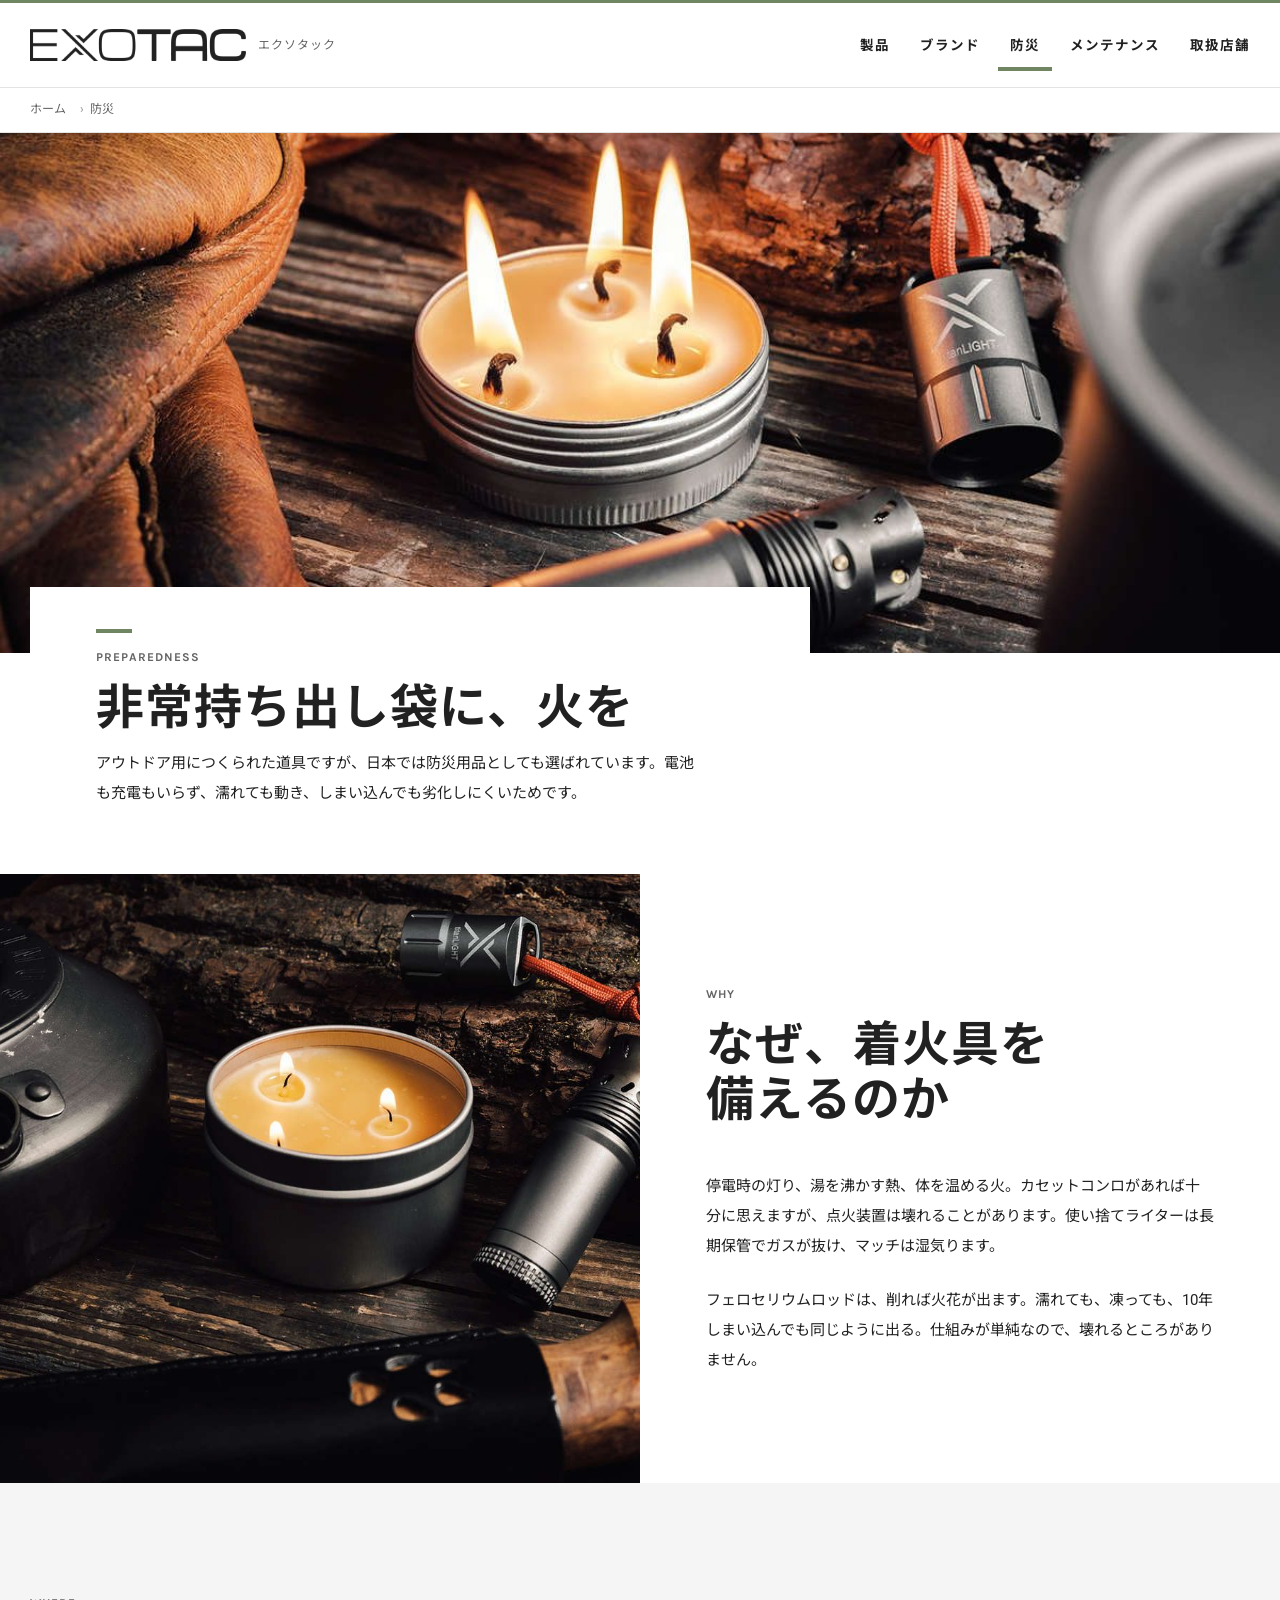
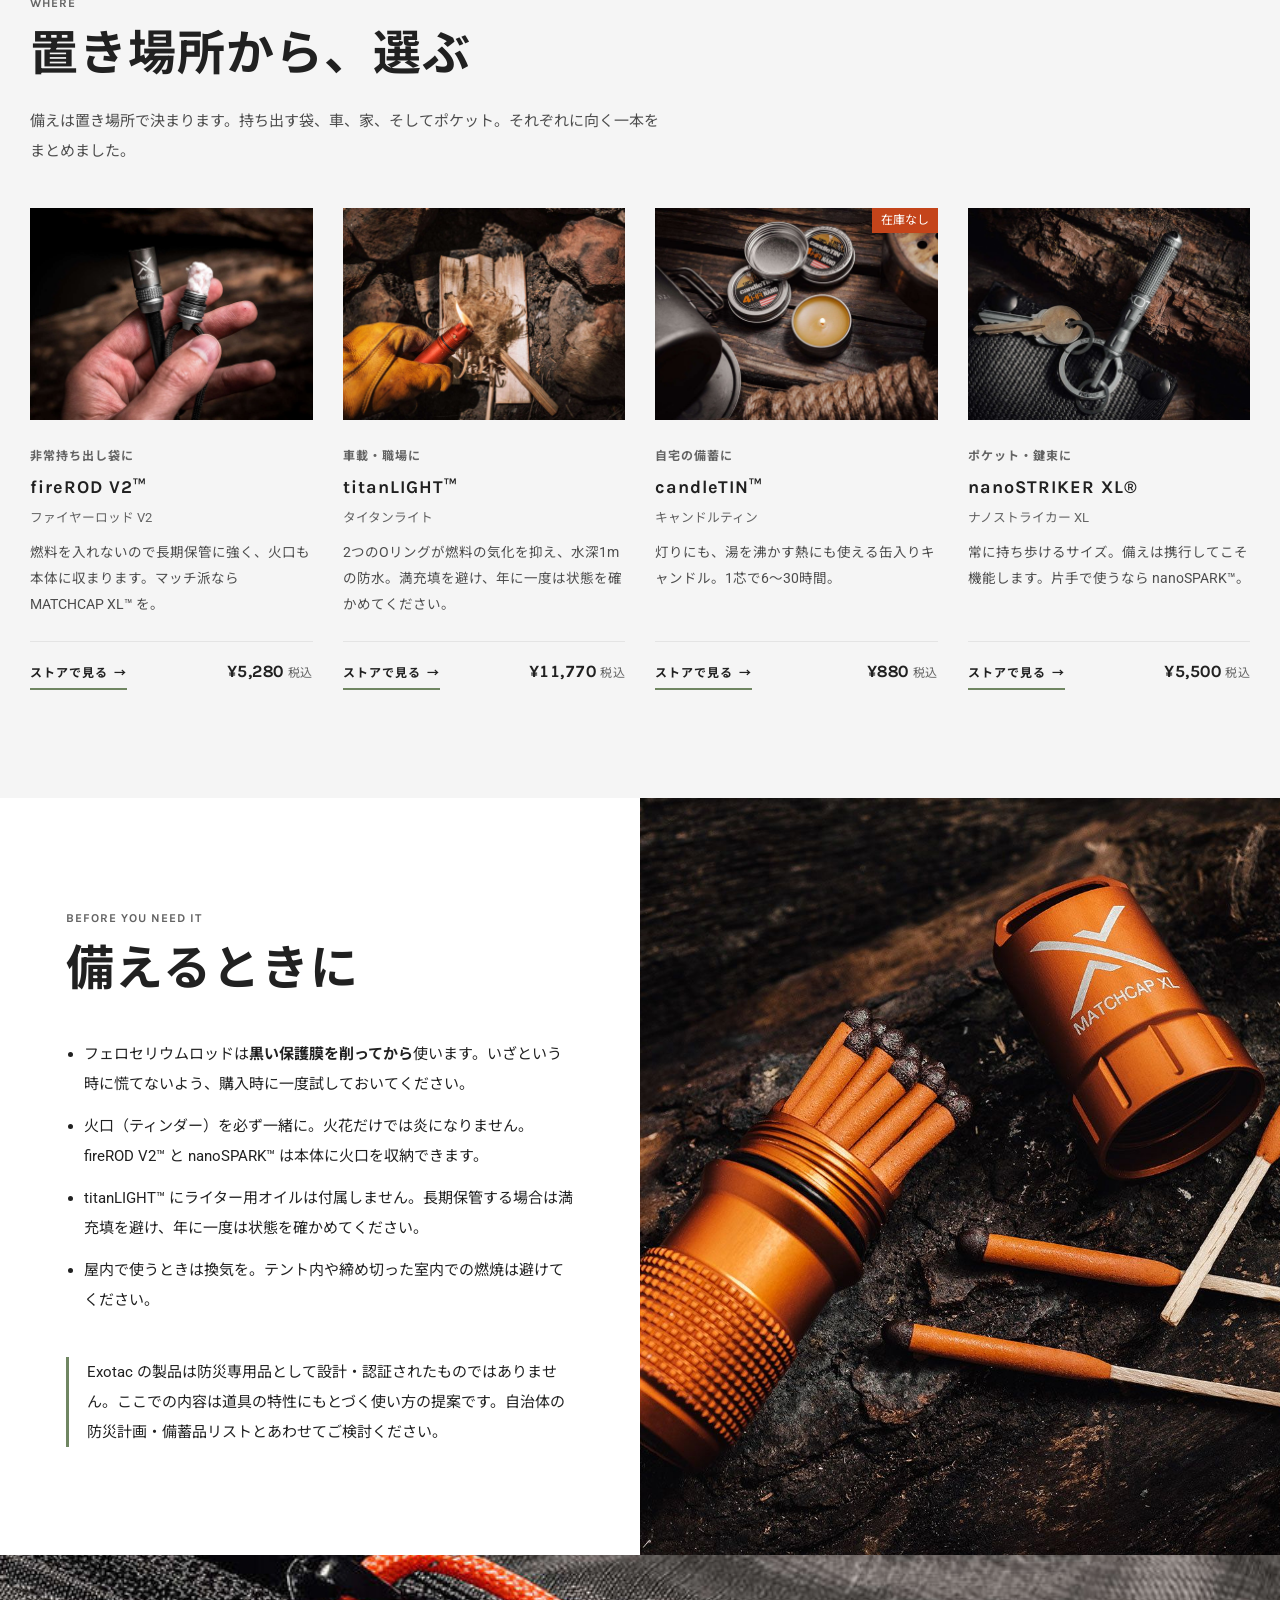
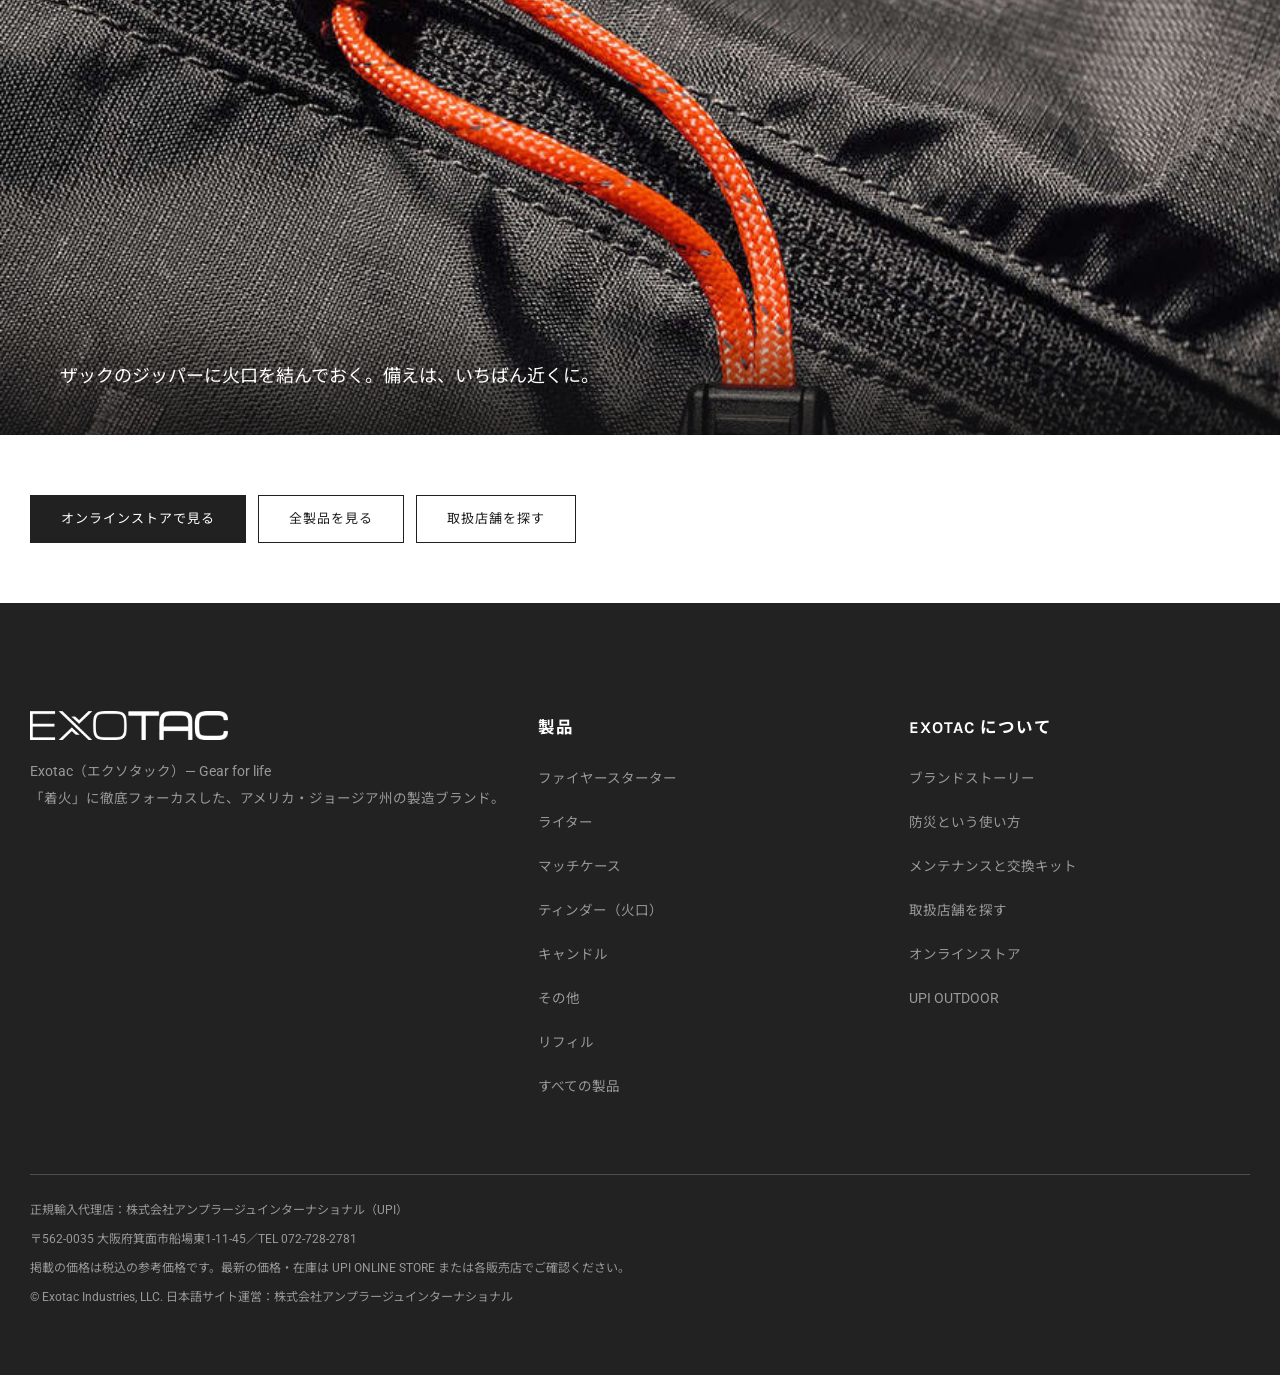
<file: bousai/index.html>
<!doctype html>
<html lang="ja">
<head>
<meta charset="utf-8">
<meta name="viewport" content="width=device-width,initial-scale=1">
<title>防災という使い方 | Exotac エクソタック 日本公式</title>
<meta name="description" content="電池も充電もいらない着火具を、非常持ち出し袋へ。停電・浸水・長期保管に耐える Exotac（エクソタック）の製品を、置き場所から選ぶ。">
<link rel="canonical" href="https://exotac.jp/bousai/">
<meta property="og:type" content="website">
<meta property="og:site_name" content="Exotac 日本公式">
<meta property="og:title" content="防災という使い方 | Exotac エクソタック 日本公式">
<meta property="og:description" content="電池も充電もいらない着火具を、非常持ち出し袋へ。停電・浸水・長期保管に耐える Exotac（エクソタック）の製品を、置き場所から選ぶ。">
<meta property="og:locale" content="ja_JP">
<link rel="icon" href="/assets/img/favicon.png" type="image/png">
<link rel="apple-touch-icon" href="/assets/img/apple-touch-icon.png">
<link rel="preconnect" href="https://fonts.googleapis.com">
<link rel="preconnect" href="https://fonts.gstatic.com" crossorigin>
<link rel="stylesheet" href="https://fonts.googleapis.com/css2?family=Karla:wght@400;700&family=Roboto:wght@400;700&family=Noto+Sans+JP:wght@400;700&display=swap">
<link rel="stylesheet" href="/assets/site.css">
<script>document.documentElement.classList.add('js')</script>
<!-- Google tag (gtag.js) -->
<script async src="https://www.googletagmanager.com/gtag/js?id=G-7Q84SZD52V"></script>
<script>
  window.dataLayer = window.dataLayer || [];
  function gtag(){dataLayer.push(arguments);}
  gtag('js', new Date());
  gtag('config', 'G-7Q84SZD52V');
</script>
</head>
<body>
<a class="skip" href="#main">本文へスキップ</a>
<div class="stripe"></div>
<header class="hdr">
  <div class="container hdr__in">
    <a class="hdr__logo" href="/" aria-label="Exotac 日本公式 トップへ">
      <img src="/assets/img/wordmark.png" alt="Exotac" width="1200" height="176"><span class="hdr__yomi">エクソタック</span>
    </a>
    <nav class="hdr__nav" aria-label="メイン"><a href="/products/">製品</a><a href="/story/">ブランド</a><a href="/bousai/" aria-current="page">防災</a><a href="/care/">メンテナンス</a><a href="https://upioutdoor.com/store/store-by-brand/exotac/?utm_source=exotac.jp&utm_medium=referral&utm_campaign=brand_portal" rel="noopener">取扱店舗</a></nav>
  </div>
</header>
<nav class="crumb" aria-label="現在地"><div class="container"><ol><li><a href="/">ホーム</a></li><li>防災</li></ol></div></nav>
<section class="pdp-hero">
  <figure><img src="/assets/scene/scene-candle.jpg" alt="3本の芯に火が灯った缶入りキャンドルと着火具" width="856" height="856" fetchpriority="high" sizes="100vw"></figure>
  <div class="container">
    <div class="pdp-hero__panel">
      <span class="rule"></span>
      <span class="kicker">Preparedness</span>
      <h1 class="display--sm">非常持ち出し袋に、火を</h1>
      <p>アウトドア用につくられた道具ですが、日本では防災用品としても選ばれています。電池も充電もいらず、濡れても動き、しまい込んでも劣化しにくいためです。</p>
    </div>
  </div>
</section>
<main id="main">
<section class="sec sec--tight">
  <div class="split">
    <figure class="split__fig reveal"><img src="/assets/scene/kit-pot.jpg" alt="火の灯ったキャンドルとクッカー" width="856" height="856" loading="lazy" decoding="async" sizes="(min-width:900px) 50vw, 100vw"></figure>
    <div class="split__body reveal">
      <div class="sec__head">
        <span class="kicker">Why</span>
        <h2 class="display--sm">なぜ、着火具を<br>備えるのか</h2>
      </div>
      <div class="body"><p>停電時の灯り、湯を沸かす熱、体を温める火。カセットコンロがあれば十分に思えますが、点火装置は壊れることがあります。使い捨てライターは長期保管でガスが抜け、マッチは湿気ります。</p><p>フェロセリウムロッドは、削れば火花が出ます。濡れても、凍っても、10年しまい込んでも同じように出る。仕組みが単純なので、壊れるところがありません。</p></div>
      
    </div>
  </div>
</section>


<section class="sec sec--surface">
  <div class="container">
    <div class="sec__head reveal">
      <span class="kicker">Where</span>
      <h2 class="display--sm">置き場所から、選ぶ</h2>
      <p class="sec__lead">備えは置き場所で決まります。持ち出す袋、車、家、そしてポケット。それぞれに向く一本をまとめました。</p>
    </div>
    <div class="pgroup__grid"><a class="pcard pcard--scene reveal" data-handle="exotac-firerod-v2" href="https://store.upioutdoor.com/products/exotac-firerod-v2?utm_source=exotac.jp&amp;utm_medium=referral&amp;utm_campaign=brand_site" rel="noopener"><div class="pcard__media"><img src="/assets/scene/scene-hands.jpg" alt="両手で着火具と火口を扱う" width="856" height="856" loading="lazy" decoding="async" sizes="(min-width:1100px) 25vw, (min-width:600px) 50vw, 100vw"></div><span class="pcard__where">非常持ち出し袋に</span><h3 class="pcard__name">fireROD V2™</h3><p class="pcard__kana">ファイヤーロッド V2</p><p class="pcard__desc">燃料を入れないので長期保管に強く、火口も本体に収まります。マッチ派なら MATCHCAP XL™ を。</p><div class="pcard__foot"><span class="pcard__buy">ストアで見る</span><p class="pcard__price">¥5,280<small>税込</small></p></div></a><a class="pcard pcard--scene reveal" data-handle="exotac-titanlight" href="https://store.upioutdoor.com/products/exotac-titanlight?utm_source=exotac.jp&amp;utm_medium=referral&amp;utm_campaign=brand_site" rel="noopener"><div class="pcard__media"><img src="/assets/scene/scene-feather.jpg" alt="グローブをした手がフェザースティックと着火具を持つ" width="856" height="856" loading="lazy" decoding="async" sizes="(min-width:1100px) 25vw, (min-width:600px) 50vw, 100vw"></div><span class="pcard__where">車載・職場に</span><h3 class="pcard__name">titanLIGHT™</h3><p class="pcard__kana">タイタンライト</p><p class="pcard__desc">2つのOリングが燃料の気化を抑え、水深1mの防水。満充填を避け、年に一度は状態を確かめてください。</p><div class="pcard__foot"><span class="pcard__buy">ストアで見る</span><p class="pcard__price">¥11,770<small>税込</small></p></div></a><a class="pcard pcard--scene reveal" data-handle="exotac-candletin-hot-slow-burn-small" href="https://store.upioutdoor.com/products/exotac-candletin-hot-slow-burn-small?utm_source=exotac.jp&amp;utm_medium=referral&amp;utm_campaign=brand_site" rel="noopener"><div class="pcard__media"><img src="/assets/scene/kit-tins.jpg" alt="開いた缶入りキャンドル3個" width="856" height="856" loading="lazy" decoding="async" sizes="(min-width:1100px) 25vw, (min-width:600px) 50vw, 100vw"><span class="pcard__out">在庫なし</span></div><span class="pcard__where">自宅の備蓄に</span><h3 class="pcard__name">candleTIN™</h3><p class="pcard__kana">キャンドルティン</p><p class="pcard__desc">灯りにも、湯を沸かす熱にも使える缶入りキャンドル。1芯で6〜30時間。</p><div class="pcard__foot"><span class="pcard__buy">ストアで見る</span><p class="pcard__price">¥880<small>税込</small></p></div></a><a class="pcard pcard--scene reveal" data-handle="exotac-nanostriker-xl" href="https://store.upioutdoor.com/products/exotac-nanostriker-xl?utm_source=exotac.jp&amp;utm_medium=referral&amp;utm_campaign=brand_site" rel="noopener"><div class="pcard__media"><img src="/assets/scene/edc-keys.jpg" alt="キーリングに通した着火具" width="856" height="856" loading="lazy" decoding="async" sizes="(min-width:1100px) 25vw, (min-width:600px) 50vw, 100vw"></div><span class="pcard__where">ポケット・鍵束に</span><h3 class="pcard__name">nanoSTRIKER XL®</h3><p class="pcard__kana">ナノストライカー XL</p><p class="pcard__desc">常に持ち歩けるサイズ。備えは携行してこそ機能します。片手で使うなら nanoSPARK™。</p><div class="pcard__foot"><span class="pcard__buy">ストアで見る</span><p class="pcard__price">¥5,500<small>税込</small></p></div></a></div>
  </div>
</section>

<section class="sec sec--tight">
  <div class="split split--rev">
    <figure class="split__fig reveal"><img src="/assets/scene/kit-matches.jpg" alt="マッチケースから出したマッチ" width="856" height="856" loading="lazy" decoding="async" sizes="(min-width:900px) 50vw, 100vw"></figure>
    <div class="split__body reveal">
      <div class="sec__head">
        <span class="kicker">Before you need it</span>
        <h2 class="display--sm">備えるときに</h2>
      </div>
      <div class="body"><ul class="list"><li>フェロセリウムロッドは<strong>黒い保護膜を削ってから</strong>使います。いざという時に慌てないよう、購入時に一度試しておいてください。</li><li>火口（ティンダー）を必ず一緒に。火花だけでは炎になりません。fireROD V2™ と nanoSPARK™ は本体に火口を収納できます。</li><li>titanLIGHT™ にライター用オイルは付属しません。長期保管する場合は満充填を避け、年に一度は状態を確かめてください。</li><li>屋内で使うときは換気を。テント内や締め切った室内での燃焼は避けてください。</li></ul><div class="note"><p>Exotac の製品は防災専用品として設計・認証されたものではありません。ここでの内容は道具の特性にもとづく使い方の提案です。自治体の防災計画・備蓄品リストとあわせてご検討ください。</p></div></div>
      
    </div>
  </div>
</section>


<section class="sec sec--tight band" aria-hidden="true"><figure class="reveal"><img src="/assets/scene/edc-zip.jpg" alt="バックパックのジッパーに取り付けたオレンジのコード" width="856" height="856" loading="lazy" decoding="async" sizes="100vw"></figure><div class="band__cap"><div class="container"><p>ザックのジッパーに火口を結んでおく。備えは、いちばん近くに。</p></div></div></section>


<section class="sec sec--sm">
  <div class="container">
    <div class="btns">
      <a class="btn btn--primary" href="https://store.upioutdoor.com/collections/exotac?utm_source=exotac.jp&utm_medium=referral&utm_campaign=brand_site" rel="noopener">オンラインストアで見る</a>
      <a class="btn btn--dark" href="/products/">全製品を見る</a>
      <a class="btn btn--dark" href="https://upioutdoor.com/store/store-by-brand/exotac/?utm_source=exotac.jp&utm_medium=referral&utm_campaign=brand_portal" rel="noopener">取扱店舗を探す</a>
    </div>
  </div>
</section>
</main>
<footer class="ftr">
  <div class="container">
    <div class="ftr__top">
      <div>
        <div class="ftr__logo">
          <img src="/assets/img/wordmark-reversed.png" alt="Exotac" width="1200" height="176">
        </div>
        <p>Exotac（エクソタック）— Gear for life<br>「着火」に徹底フォーカスした、アメリカ・ジョージア州の製造ブランド。</p>
      </div>
      <div>
        <h2>製品</h2>
        <ul><li><a href="/products/#cat-firestarter">ファイヤースターター</a></li><li><a href="/products/#cat-lighter">ライター</a></li><li><a href="/products/#cat-matchcase">マッチケース</a></li><li><a href="/products/#cat-tinder">ティンダー（火口）</a></li><li><a href="/products/#cat-candle">キャンドル</a></li><li><a href="/products/#cat-repair">その他</a></li><li><a href="/products/#cat-refill">リフィル</a></li><li><a href="/products/">すべての製品</a></li></ul>
      </div>
      <div>
        <h2>Exotac について</h2>
        <ul>
          <li><a href="/story/">ブランドストーリー</a></li>
          <li><a href="/bousai/">防災という使い方</a></li>
          <li><a href="/care/">メンテナンスと交換キット</a></li>
          <li><a href="https://upioutdoor.com/store/store-by-brand/exotac/?utm_source=exotac.jp&utm_medium=referral&utm_campaign=brand_portal" rel="noopener">取扱店舗を探す</a></li>
          <li><a href="https://store.upioutdoor.com/collections/exotac?utm_source=exotac.jp&amp;utm_medium=referral&amp;utm_campaign=brand_site" rel="noopener">オンラインストア</a></li>
          <li><a href="https://upioutdoor.com/brands/exotac/" rel="noopener">UPI OUTDOOR</a></li>
        </ul>
      </div>
    </div>
    <div class="ftr__legal">
      <p>正規輸入代理店：株式会社アンプラージュインターナショナル（UPI）</p>
      <p>〒562-0035 大阪府箕面市船場東1-11-45／TEL 072-728-2781</p>
      <p>掲載の価格は税込の参考価格です。最新の価格・在庫は UPI ONLINE STORE または各販売店でご確認ください。</p>
      <p>© Exotac Industries, LLC. 日本語サイト運営：株式会社アンプラージュインターナショナル</p>
    </div>
  </div>
</footer>
<script src="/assets/hero.js" defer></script>
<script src="/assets/site.js" defer></script>
<script src="/assets/sync.js" defer></script>
</body>
</html>
</file>
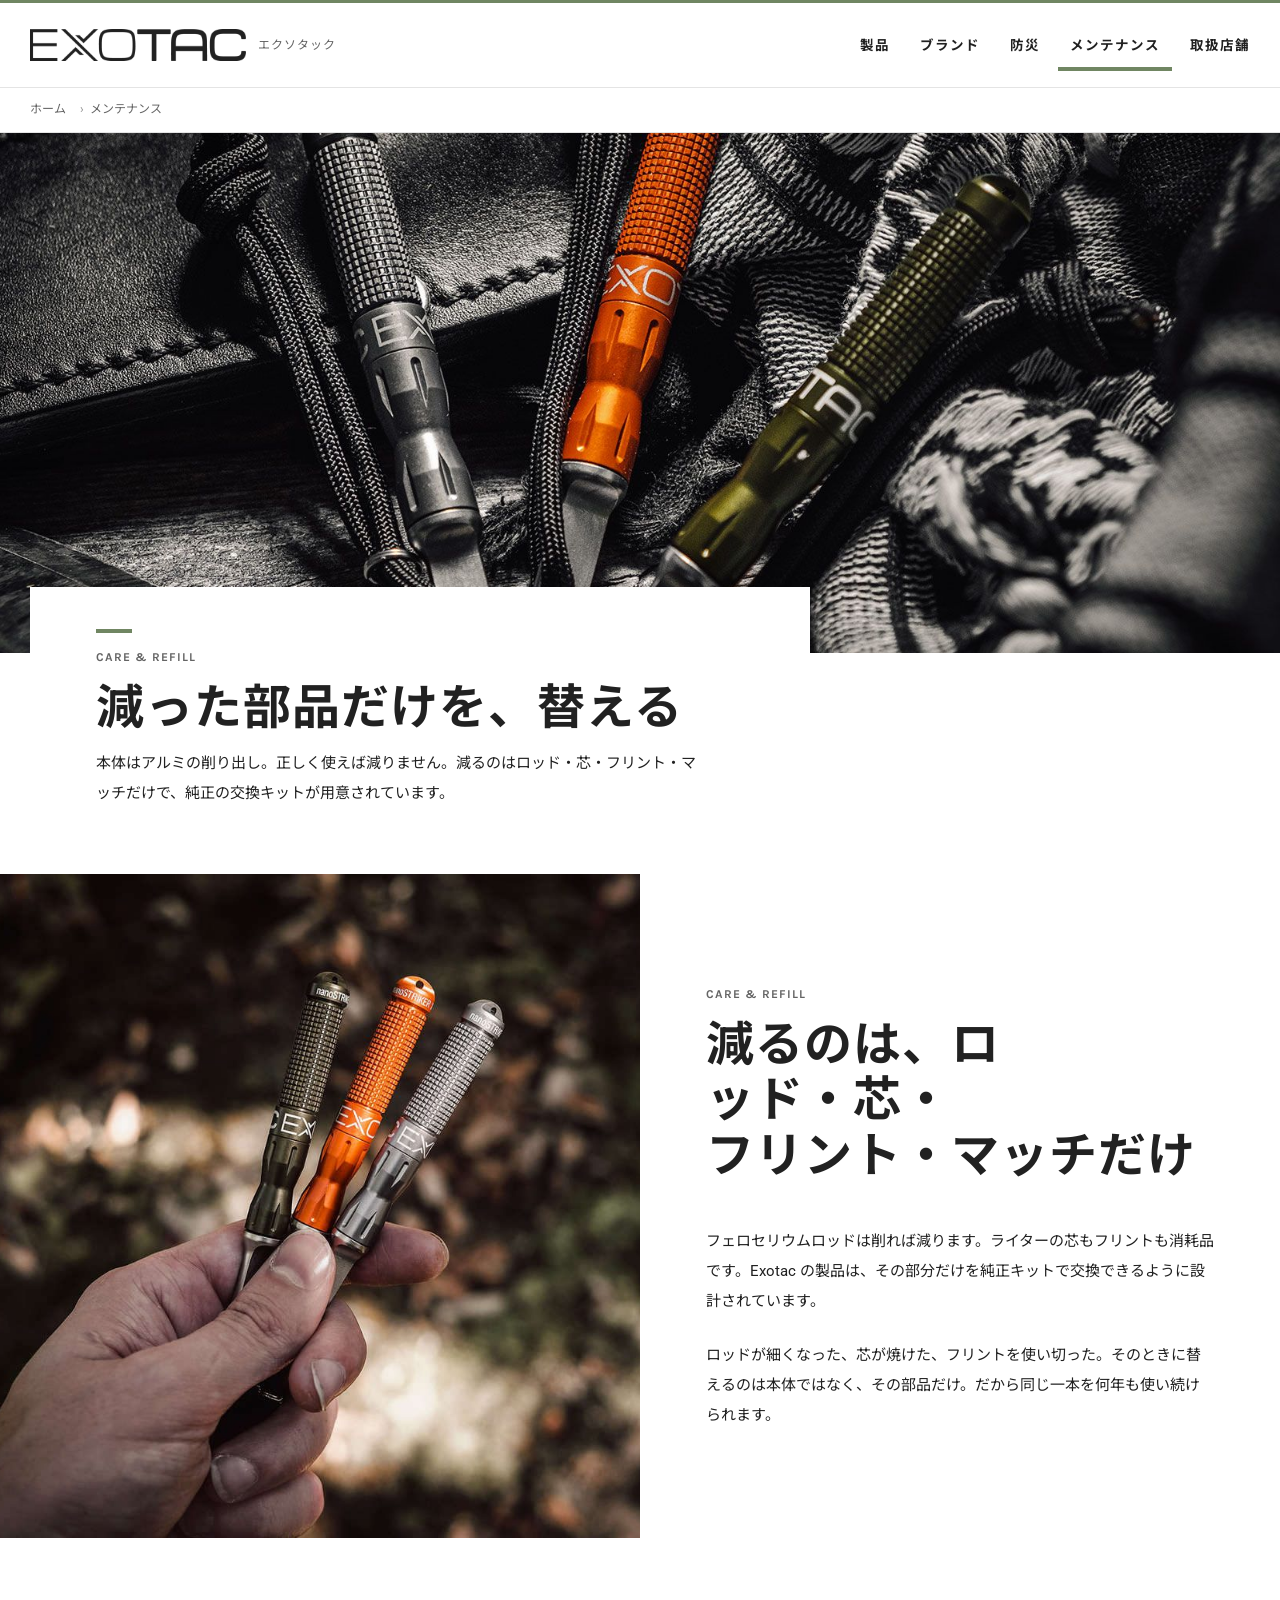
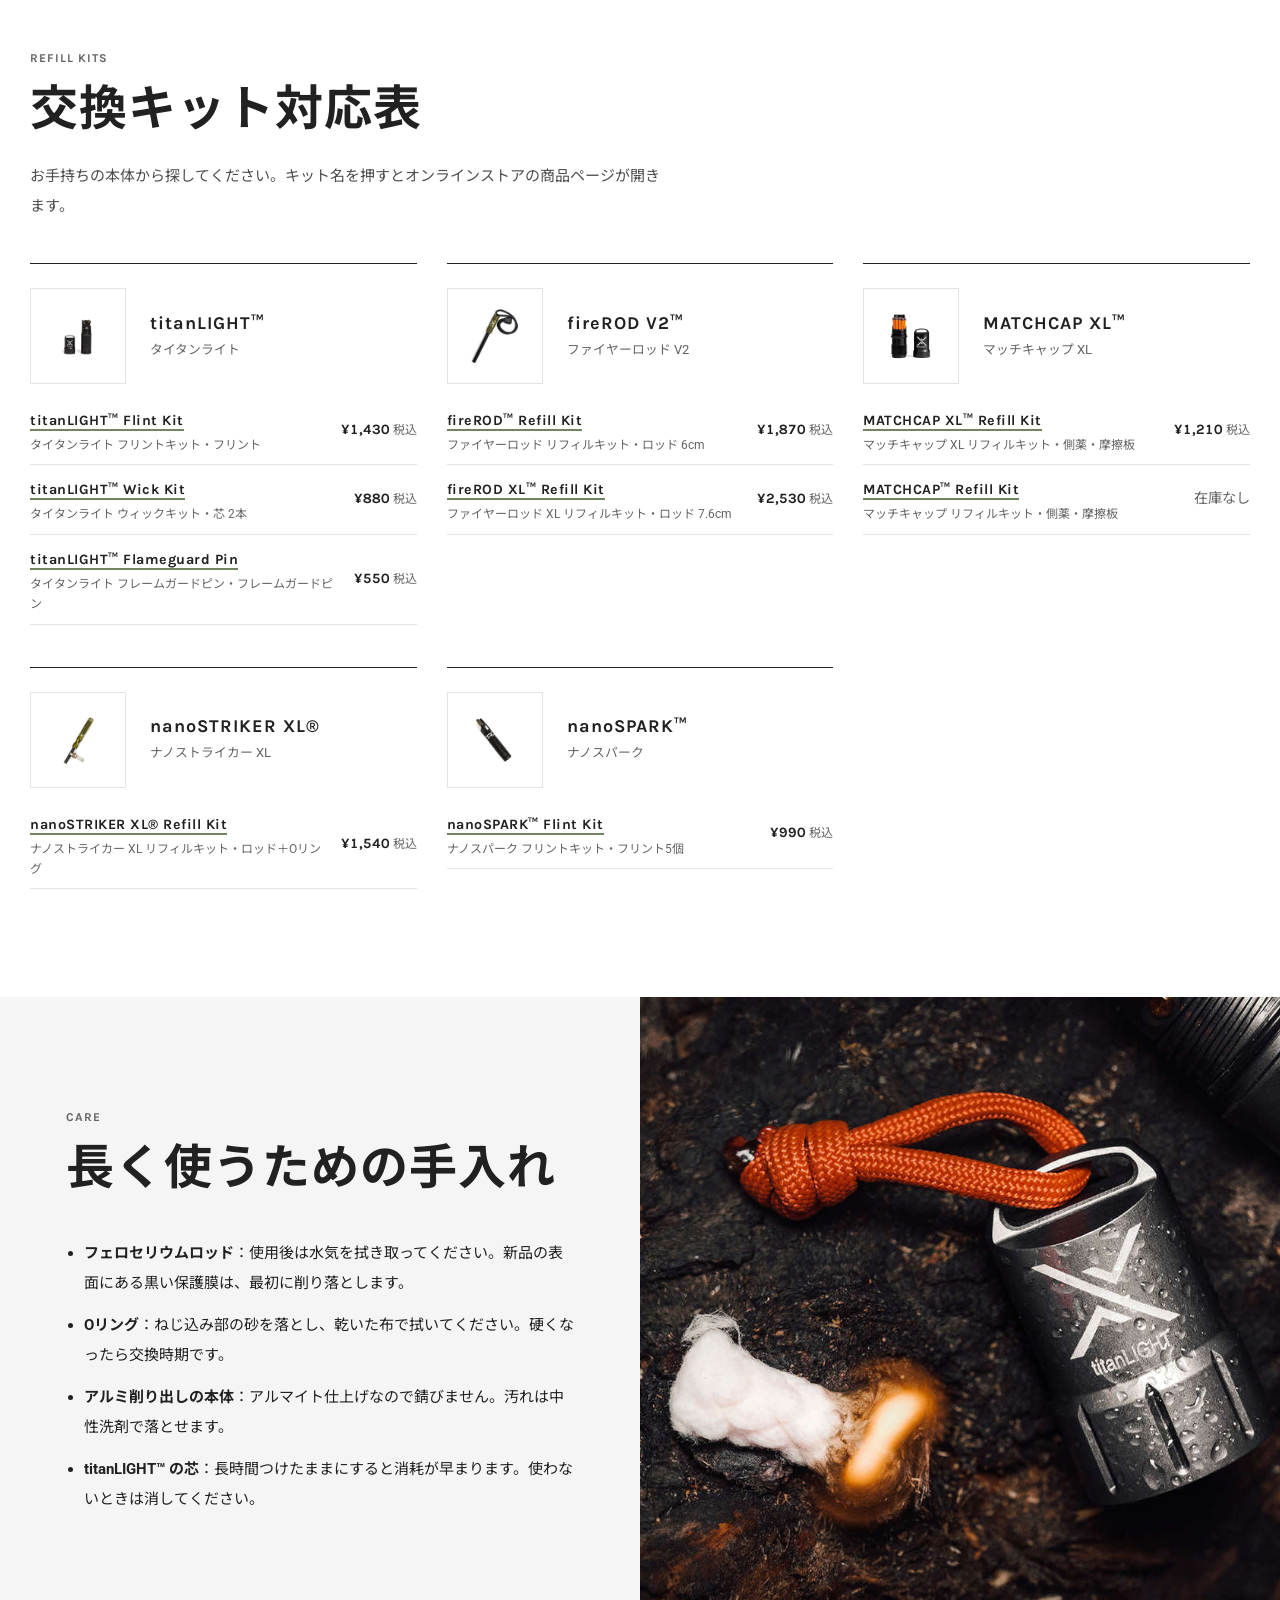
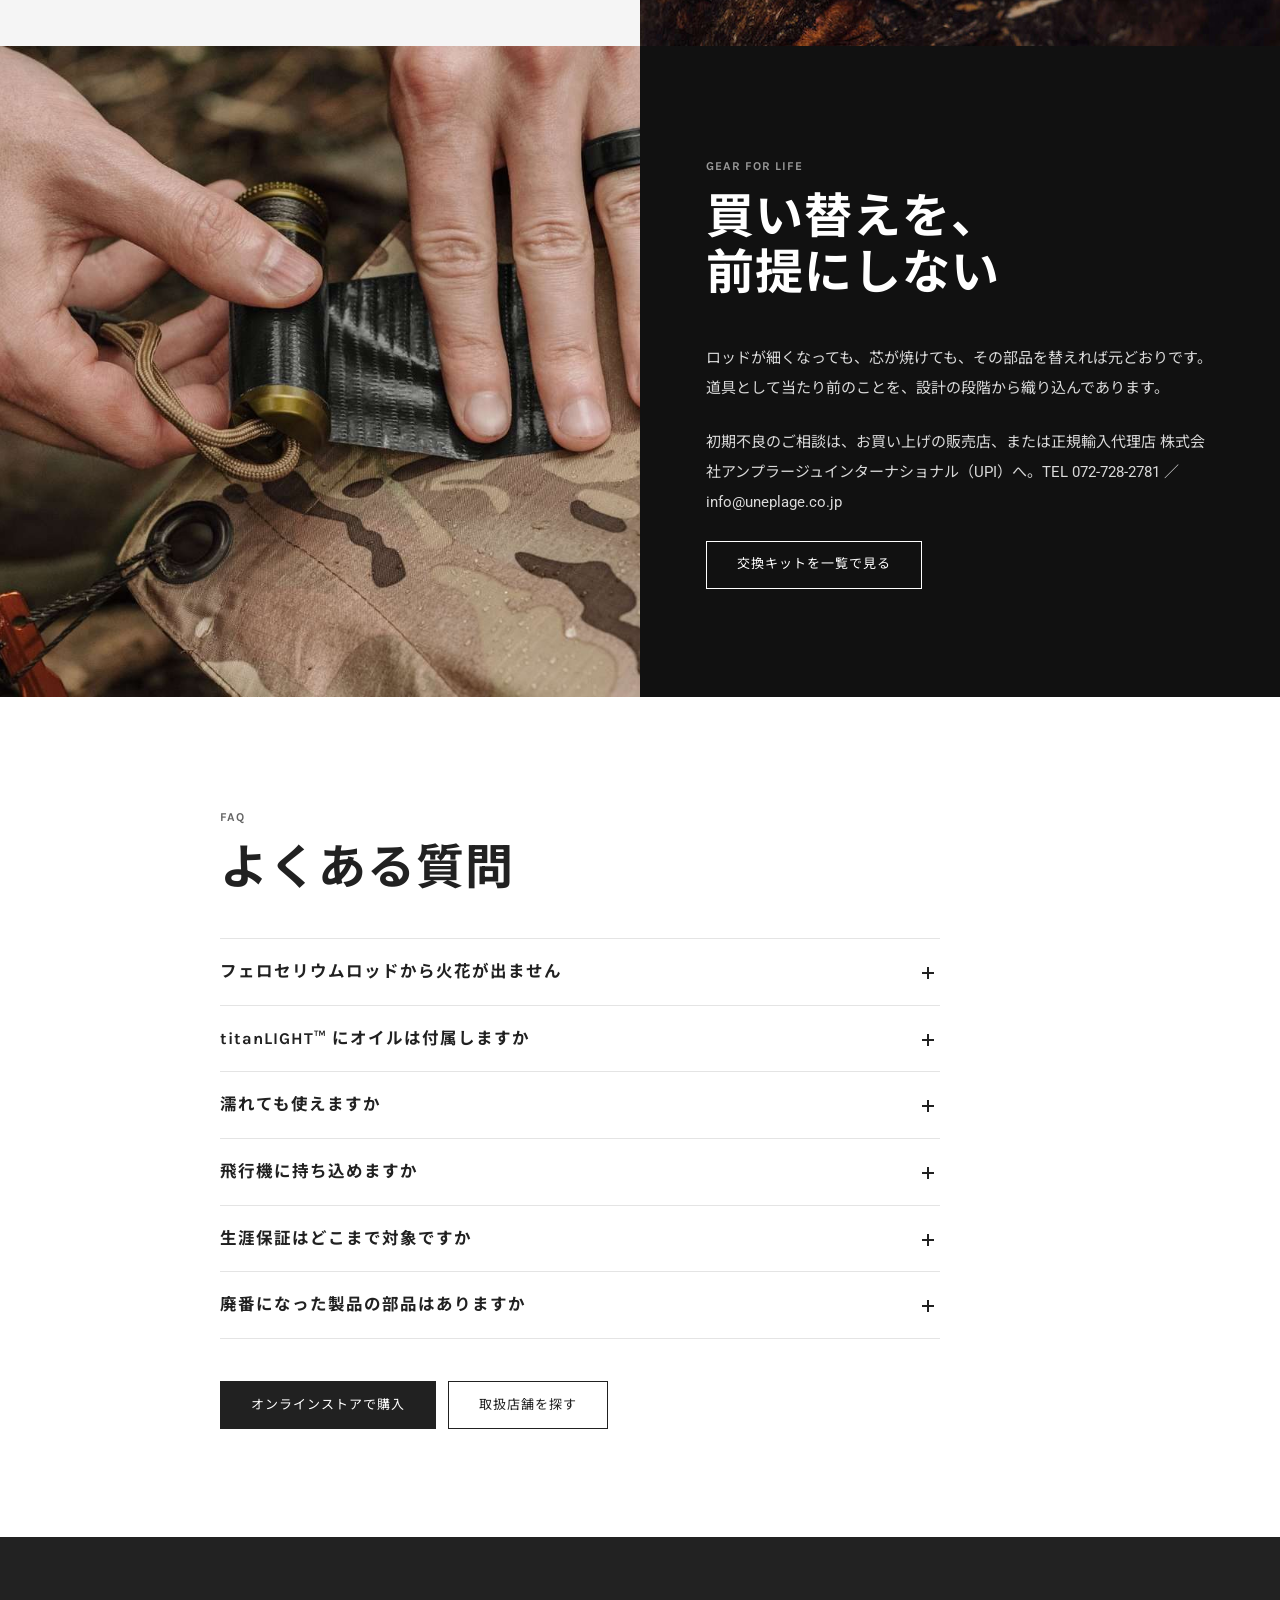
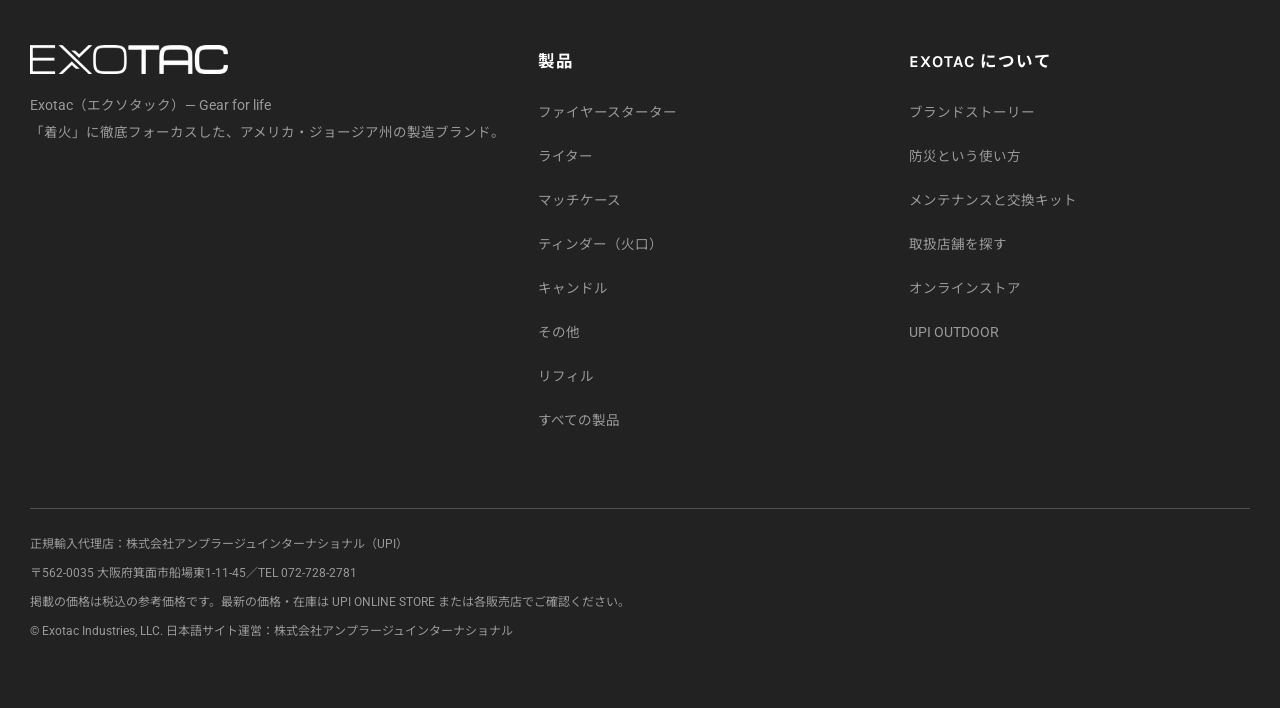
<file: care/index.html>
<!doctype html>
<html lang="ja">
<head>
<meta charset="utf-8">
<meta name="viewport" content="width=device-width,initial-scale=1">
<title>メンテナンスと交換キット | Exotac エクソタック 日本公式</title>
<meta name="description" content="減るのはロッド・芯・フリント・マッチだけ。純正の交換キットで部品を替えながら、同じ一本を長く使う。Exotac（エクソタック）の交換キットと手入れの方法。">
<link rel="canonical" href="https://exotac.jp/care/">
<meta property="og:type" content="website">
<meta property="og:site_name" content="Exotac 日本公式">
<meta property="og:title" content="メンテナンスと交換キット | Exotac エクソタック 日本公式">
<meta property="og:description" content="減るのはロッド・芯・フリント・マッチだけ。純正の交換キットで部品を替えながら、同じ一本を長く使う。Exotac（エクソタック）の交換キットと手入れの方法。">
<meta property="og:locale" content="ja_JP">
<link rel="icon" href="/assets/img/favicon.png" type="image/png">
<link rel="apple-touch-icon" href="/assets/img/apple-touch-icon.png">
<link rel="preconnect" href="https://fonts.googleapis.com">
<link rel="preconnect" href="https://fonts.gstatic.com" crossorigin>
<link rel="stylesheet" href="https://fonts.googleapis.com/css2?family=Karla:wght@400;700&family=Roboto:wght@400;700&family=Noto+Sans+JP:wght@400;700&display=swap">
<link rel="stylesheet" href="/assets/site.css">
<script>document.documentElement.classList.add('js')</script>
<!-- Google tag (gtag.js) -->
<script async src="https://www.googletagmanager.com/gtag/js?id=G-7Q84SZD52V"></script>
<script>
  window.dataLayer = window.dataLayer || [];
  function gtag(){dataLayer.push(arguments);}
  gtag('js', new Date());
  gtag('config', 'G-7Q84SZD52V');
</script>
</head>
<body>
<a class="skip" href="#main">本文へスキップ</a>
<div class="stripe"></div>
<header class="hdr">
  <div class="container hdr__in">
    <a class="hdr__logo" href="/" aria-label="Exotac 日本公式 トップへ">
      <img src="/assets/img/wordmark.png" alt="Exotac" width="1200" height="176"><span class="hdr__yomi">エクソタック</span>
    </a>
    <nav class="hdr__nav" aria-label="メイン"><a href="/products/">製品</a><a href="/story/">ブランド</a><a href="/bousai/">防災</a><a href="/care/" aria-current="page">メンテナンス</a><a href="https://upioutdoor.com/store/store-by-brand/exotac/?utm_source=exotac.jp&utm_medium=referral&utm_campaign=brand_portal" rel="noopener">取扱店舗</a></nav>
  </div>
</header>
<nav class="crumb" aria-label="現在地"><div class="container"><ol><li><a href="/">ホーム</a></li><li>メンテナンス</li></ol></div></nav>
<section class="pdp-hero">
  <figure><img src="/assets/scene/band-care.jpg" alt="ポーチに並んだ3本のnanoSTRIKER XL" width="1600" height="1141" fetchpriority="high" sizes="100vw"></figure>
  <div class="container">
    <div class="pdp-hero__panel">
      <span class="rule"></span>
      <span class="kicker">Care &amp; Refill</span>
      <h1 class="display--sm">減った部品だけを、替える</h1>
      <p>本体はアルミの削り出し。正しく使えば減りません。減るのはロッド・芯・フリント・マッチだけで、純正の交換キットが用意されています。</p>
    </div>
  </div>
</section>
<main id="main">
<section class="sec sec--tight">
  <div class="split">
    <figure class="split__fig reveal"><img src="/assets/scene/scene-tools.jpg" alt="手に持った着火具と火口" width="1200" height="856" loading="lazy" decoding="async" sizes="(min-width:900px) 50vw, 100vw"></figure>
    <div class="split__body reveal">
      <div class="sec__head">
        <span class="kicker">Care &amp; Refill</span>
        <h2 class="display--sm">減るのは、ロッド・芯・<br>フリント・マッチだけ</h2>
      </div>
      <div class="body"><p>フェロセリウムロッドは削れば減ります。ライターの芯もフリントも消耗品です。Exotac の製品は、その部分だけを純正キットで交換できるように設計されています。</p><p>ロッドが細くなった、芯が焼けた、フリントを使い切った。そのときに替えるのは本体ではなく、その部品だけ。だから同じ一本を何年も使い続けられます。</p></div>
      
    </div>
  </div>
</section>


<section class="sec">
  <div class="container">
    <div class="sec__head reveal">
      <span class="kicker">Refill Kits</span>
      <h2 class="display--sm">交換キット対応表</h2>
      <p class="sec__lead">お手持ちの本体から探してください。キット名を押すとオンラインストアの商品ページが開きます。</p>
    </div>
    <div class="kits"><div class="kit reveal"><div class="kit__head"><div class="kit__ph"><img src="/assets/products/titanlight-1.jpg" alt="titanLIGHT™" width="600" height="600" loading="lazy" decoding="async"></div><div><h3 class="kit__name">titanLIGHT™</h3><p class="kit__kana">タイタンライト</p></div></div><div class="kit__list"><a class="kit__row" href="https://store.upioutdoor.com/products/exotac-titanlight-flint-kit?utm_source=exotac.jp&amp;utm_medium=referral&amp;utm_campaign=brand_site" rel="noopener" data-kit="exotac-titanlight-flint-kit"><span><b>titanLIGHT™ Flint Kit</b><span class="kit__what">タイタンライト フリントキット・フリント</span></span><span class="kit__price">¥1,430<small>税込</small></span></a><a class="kit__row" href="https://store.upioutdoor.com/products/exotac-titanlight-wick-replacement-kit?utm_source=exotac.jp&amp;utm_medium=referral&amp;utm_campaign=brand_site" rel="noopener" data-kit="exotac-titanlight-wick-replacement-kit"><span><b>titanLIGHT™ Wick Kit</b><span class="kit__what">タイタンライト ウィックキット・芯 2本</span></span><span class="kit__price">¥880<small>税込</small></span></a><a class="kit__row" href="https://store.upioutdoor.com/products/exotac-titanlight-flameguard-pin?utm_source=exotac.jp&amp;utm_medium=referral&amp;utm_campaign=brand_site" rel="noopener" data-kit="exotac-titanlight-flameguard-pin"><span><b>titanLIGHT™ Flameguard Pin</b><span class="kit__what">タイタンライト フレームガードピン・フレームガードピン</span></span><span class="kit__price">¥550<small>税込</small></span></a></div></div><div class="kit reveal"><div class="kit__head"><div class="kit__ph"><img src="/assets/products/firerod-v2-1.jpg" alt="fireROD V2™" width="600" height="600" loading="lazy" decoding="async"></div><div><h3 class="kit__name">fireROD V2™</h3><p class="kit__kana">ファイヤーロッド V2</p></div></div><div class="kit__list"><a class="kit__row" href="https://store.upioutdoor.com/products/exotac-firerod-refill-kit?utm_source=exotac.jp&amp;utm_medium=referral&amp;utm_campaign=brand_site" rel="noopener" data-kit="exotac-firerod-refill-kit"><span><b>fireROD™ Refill Kit</b><span class="kit__what">ファイヤーロッド リフィルキット・ロッド 6cm</span></span><span class="kit__price">¥1,870<small>税込</small></span></a><a class="kit__row" href="https://store.upioutdoor.com/products/exotac-firerod-refill-kit-xl?utm_source=exotac.jp&amp;utm_medium=referral&amp;utm_campaign=brand_site" rel="noopener" data-kit="exotac-firerod-refill-kit-xl"><span><b>fireROD XL™ Refill Kit</b><span class="kit__what">ファイヤーロッド XL リフィルキット・ロッド 7.6cm</span></span><span class="kit__price">¥2,530<small>税込</small></span></a></div></div><div class="kit reveal"><div class="kit__head"><div class="kit__ph"><img src="/assets/products/matchcap-xl-1.jpg" alt="MATCHCAP XL™" width="600" height="600" loading="lazy" decoding="async"></div><div><h3 class="kit__name">MATCHCAP XL™</h3><p class="kit__kana">マッチキャップ XL</p></div></div><div class="kit__list"><a class="kit__row" href="https://store.upioutdoor.com/products/exotac-matchcap-xl-refill-kit?utm_source=exotac.jp&amp;utm_medium=referral&amp;utm_campaign=brand_site" rel="noopener" data-kit="exotac-matchcap-xl-refill-kit"><span><b>MATCHCAP XL™ Refill Kit</b><span class="kit__what">マッチキャップ XL リフィルキット・側薬・摩擦板</span></span><span class="kit__price">¥1,210<small>税込</small></span></a><a class="kit__row is-out" href="https://store.upioutdoor.com/products/exotac-matchcap-refill-kit?utm_source=exotac.jp&amp;utm_medium=referral&amp;utm_campaign=brand_site" rel="noopener" data-kit="exotac-matchcap-refill-kit"><span><b>MATCHCAP™ Refill Kit</b><span class="kit__what">マッチキャップ リフィルキット・側薬・摩擦板</span></span><span class="kit__price">在庫なし</span></a></div></div><div class="kit reveal"><div class="kit__head"><div class="kit__ph"><img src="/assets/products/nanostriker-xl-1.jpg" alt="nanoSTRIKER XL®" width="600" height="600" loading="lazy" decoding="async"></div><div><h3 class="kit__name">nanoSTRIKER XL®</h3><p class="kit__kana">ナノストライカー XL</p></div></div><div class="kit__list"><a class="kit__row" href="https://store.upioutdoor.com/products/exotac-nanostriker-refill-kit-xl?utm_source=exotac.jp&amp;utm_medium=referral&amp;utm_campaign=brand_site" rel="noopener" data-kit="exotac-nanostriker-refill-kit-xl"><span><b>nanoSTRIKER XL® Refill Kit</b><span class="kit__what">ナノストライカー XL リフィルキット・ロッド＋Oリング</span></span><span class="kit__price">¥1,540<small>税込</small></span></a></div></div><div class="kit reveal"><div class="kit__head"><div class="kit__ph"><img src="/assets/products/nanospark-1.jpg" alt="nanoSPARK™" width="600" height="600" loading="lazy" decoding="async"></div><div><h3 class="kit__name">nanoSPARK™</h3><p class="kit__kana">ナノスパーク</p></div></div><div class="kit__list"><a class="kit__row" href="https://store.upioutdoor.com/products/exotac-nanospark-flint-kit?utm_source=exotac.jp&amp;utm_medium=referral&amp;utm_campaign=brand_site" rel="noopener" data-kit="exotac-nanospark-flint-kit"><span><b>nanoSPARK™ Flint Kit</b><span class="kit__what">ナノスパーク フリントキット・フリント5個</span></span><span class="kit__price">¥990<small>税込</small></span></a></div></div></div>
  </div>
</section>

<section class="sec sec--tight">
  <div class="split split--rev split--surface">
    <figure class="split__fig reveal"><img src="/assets/scene/edc-tin.jpg" alt="黒い缶とオレンジのコード、真鍮のパーツ" width="856" height="856" loading="lazy" decoding="async" sizes="(min-width:900px) 50vw, 100vw"></figure>
    <div class="split__body reveal">
      <div class="sec__head">
        <span class="kicker">Care</span>
        <h2 class="display--sm">長く使うための手入れ</h2>
      </div>
      <div class="body"><ul class="list"><li><strong>フェロセリウムロッド</strong>：使用後は水気を拭き取ってください。新品の表面にある黒い保護膜は、最初に削り落とします。</li><li><strong>Oリング</strong>：ねじ込み部の砂を落とし、乾いた布で拭いてください。硬くなったら交換時期です。</li><li><strong>アルミ削り出しの本体</strong>：アルマイト仕上げなので錆びません。汚れは中性洗剤で落とせます。</li><li><strong>titanLIGHT™ の芯</strong>：長時間つけたままにすると消耗が早まります。使わないときは消してください。</li></ul></div>
      
    </div>
  </div>
</section>


<section class="sec sec--tight">
  <div class="split split--ink">
    <figure class="split__fig reveal"><img src="/assets/scene/kit-ring.jpg" alt="両手でリングを組み立てる" width="1200" height="856" loading="lazy" decoding="async" sizes="(min-width:900px) 50vw, 100vw"></figure>
    <div class="split__body reveal">
      <div class="sec__head">
        <span class="kicker">Gear for life</span>
        <h2 class="display--sm">買い替えを、<br>前提にしない</h2>
      </div>
      <div class="body"><p>ロッドが細くなっても、芯が焼けても、その部品を替えれば元どおりです。道具として当たり前のことを、設計の段階から織り込んであります。</p><p>初期不良のご相談は、お買い上げの販売店、または正規輸入代理店 株式会社アンプラージュインターナショナル（UPI）へ。TEL 072-728-2781 ／ info@uneplage.co.jp</p></div>
      <div class="btns"><a class="btn btn--ghost" href="/products/#cat-refill">交換キットを一覧で見る</a></div>
    </div>
  </div>
</section>


<section class="sec">
  <div class="container narrow">
    <div class="sec__head reveal">
      <span class="kicker">FAQ</span>
      <h2 class="display--sm">よくある質問</h2>
    </div>
    <details>
      <summary>フェロセリウムロッドから火花が出ません</summary>
      <div class="ans"><p>新品のロッドには黒い保護膜が付いています。付属のストライカーで表面を数回強く削り、銀色の地が出てから使ってください。</p></div>
    </details>
    <details>
      <summary>titanLIGHT™ にオイルは付属しますか</summary>
      <div class="ans"><p>付属しません。市販のライター用オイルをご用意ください。芯に染み込ませて使います。</p></div>
    </details>
    <details>
      <summary>濡れても使えますか</summary>
      <div class="ans"><p>フェロセリウム製品は濡れたままでも火花が出ます。titanLIGHT™ と fireSLEEVE™ は水深約1mの防水性能があります。ただし着火には乾いた火口が必要です。</p></div>
    </details>
    <details>
      <summary>飛行機に持ち込めますか</summary>
      <div class="ans"><p>フェロセリウム製品・マッチケースは航空会社と各国の規則により扱いが異なります。燃料を入れた状態のライターは持ち込み・預け入れとも制限されます。搭乗前に必ず航空会社へご確認ください。</p></div>
    </details>
    <details>
      <summary>生涯保証はどこまで対象ですか</summary>
      <div class="ans"><p>日本では初期不良のみ対応いたします。生涯保証（Lifetime Warranty）は米国本国のみの保証です。お買い上げの販売店、または正規輸入代理店 株式会社アンプラージュインターナショナル（UPI）へご連絡ください。</p></div>
    </details>
    <details>
      <summary>廃番になった製品の部品はありますか</summary>
      <div class="ans"><p>製品によって在庫状況が異なります。後継製品への移行をご案内できる場合もありますので、代理店へお問い合わせください。</p></div>
    </details>
    <div class="btns actions">
      <a class="btn btn--primary" href="https://store.upioutdoor.com/collections/exotac?utm_source=exotac.jp&utm_medium=referral&utm_campaign=brand_site" rel="noopener">オンラインストアで購入</a>
      <a class="btn btn--dark" href="https://upioutdoor.com/store/store-by-brand/exotac/?utm_source=exotac.jp&utm_medium=referral&utm_campaign=brand_portal" rel="noopener">取扱店舗を探す</a>
    </div>
  </div>
</section>
</main>
<footer class="ftr">
  <div class="container">
    <div class="ftr__top">
      <div>
        <div class="ftr__logo">
          <img src="/assets/img/wordmark-reversed.png" alt="Exotac" width="1200" height="176">
        </div>
        <p>Exotac（エクソタック）— Gear for life<br>「着火」に徹底フォーカスした、アメリカ・ジョージア州の製造ブランド。</p>
      </div>
      <div>
        <h2>製品</h2>
        <ul><li><a href="/products/#cat-firestarter">ファイヤースターター</a></li><li><a href="/products/#cat-lighter">ライター</a></li><li><a href="/products/#cat-matchcase">マッチケース</a></li><li><a href="/products/#cat-tinder">ティンダー（火口）</a></li><li><a href="/products/#cat-candle">キャンドル</a></li><li><a href="/products/#cat-repair">その他</a></li><li><a href="/products/#cat-refill">リフィル</a></li><li><a href="/products/">すべての製品</a></li></ul>
      </div>
      <div>
        <h2>Exotac について</h2>
        <ul>
          <li><a href="/story/">ブランドストーリー</a></li>
          <li><a href="/bousai/">防災という使い方</a></li>
          <li><a href="/care/">メンテナンスと交換キット</a></li>
          <li><a href="https://upioutdoor.com/store/store-by-brand/exotac/?utm_source=exotac.jp&utm_medium=referral&utm_campaign=brand_portal" rel="noopener">取扱店舗を探す</a></li>
          <li><a href="https://store.upioutdoor.com/collections/exotac?utm_source=exotac.jp&amp;utm_medium=referral&amp;utm_campaign=brand_site" rel="noopener">オンラインストア</a></li>
          <li><a href="https://upioutdoor.com/brands/exotac/" rel="noopener">UPI OUTDOOR</a></li>
        </ul>
      </div>
    </div>
    <div class="ftr__legal">
      <p>正規輸入代理店：株式会社アンプラージュインターナショナル（UPI）</p>
      <p>〒562-0035 大阪府箕面市船場東1-11-45／TEL 072-728-2781</p>
      <p>掲載の価格は税込の参考価格です。最新の価格・在庫は UPI ONLINE STORE または各販売店でご確認ください。</p>
      <p>© Exotac Industries, LLC. 日本語サイト運営：株式会社アンプラージュインターナショナル</p>
    </div>
  </div>
</footer>
<script src="/assets/hero.js" defer></script>
<script src="/assets/site.js" defer></script>
<script src="/assets/sync.js" defer></script>
</body>
</html>
</file>
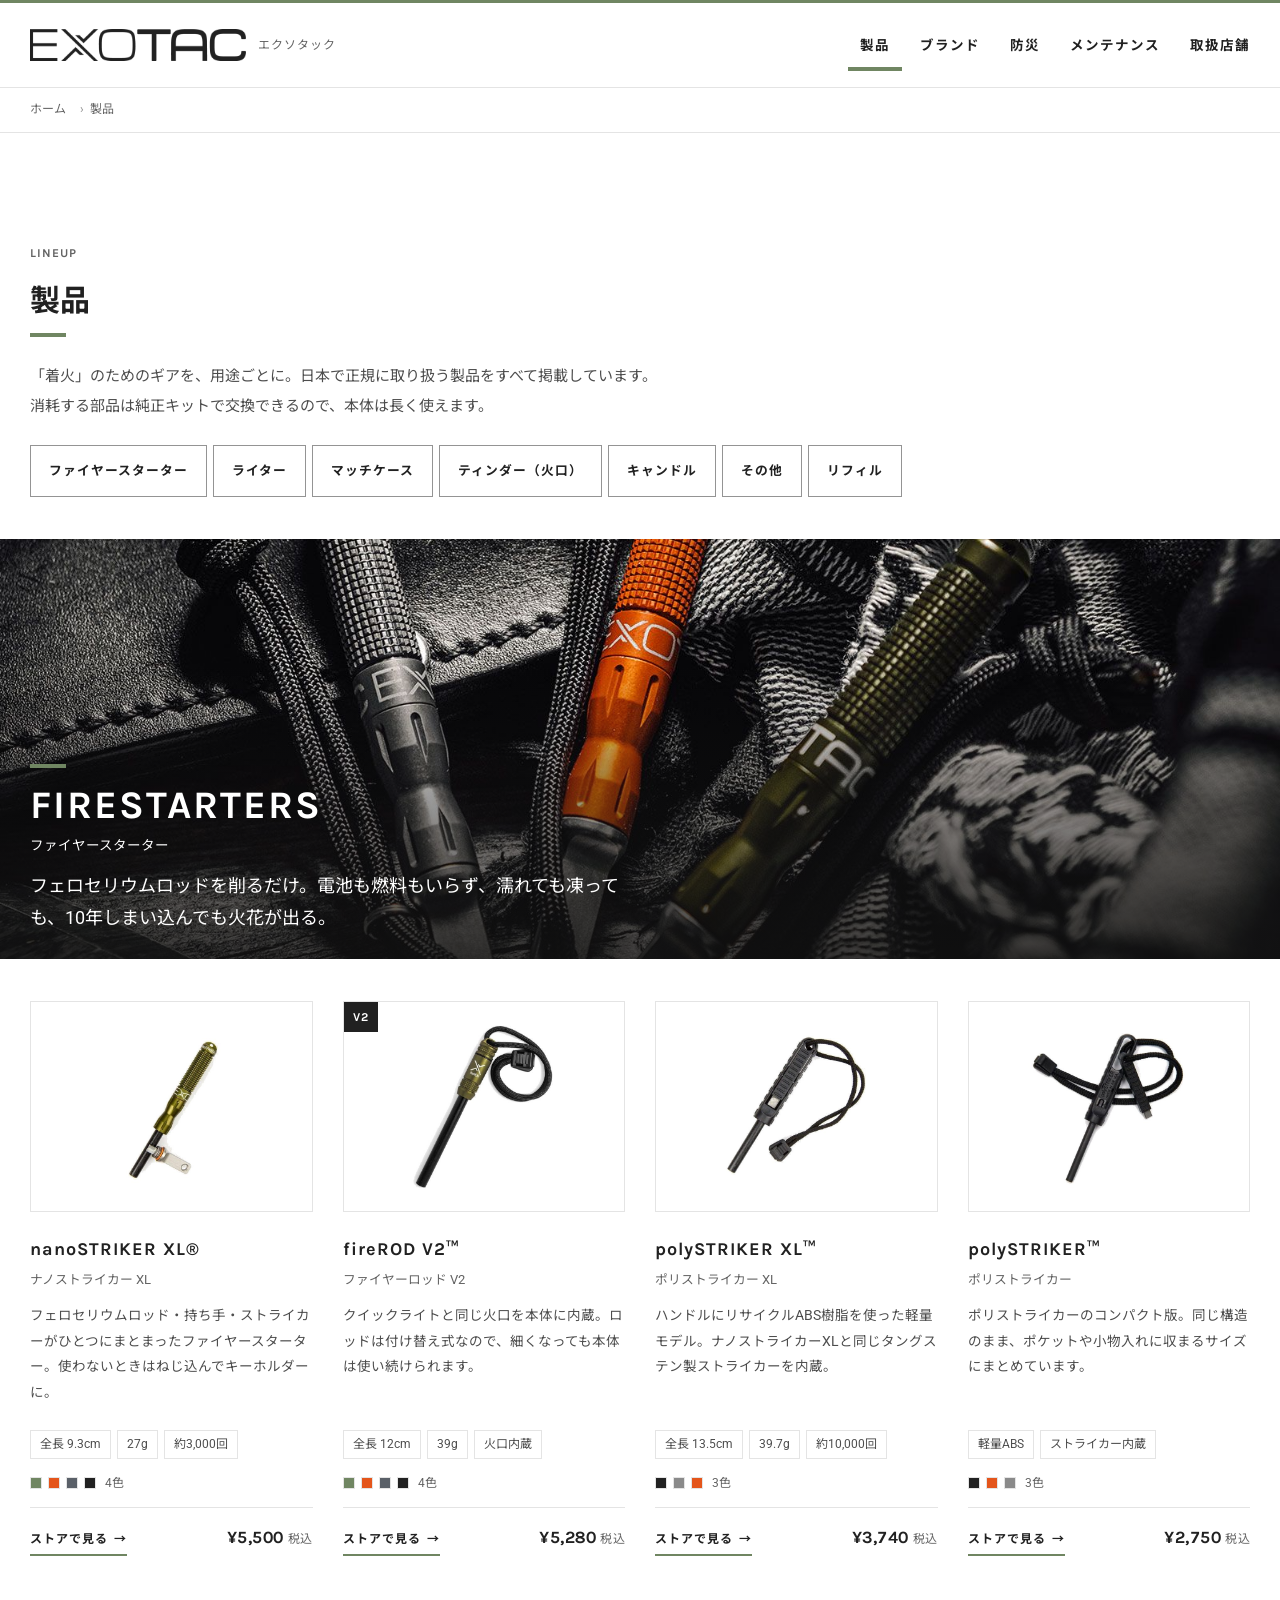
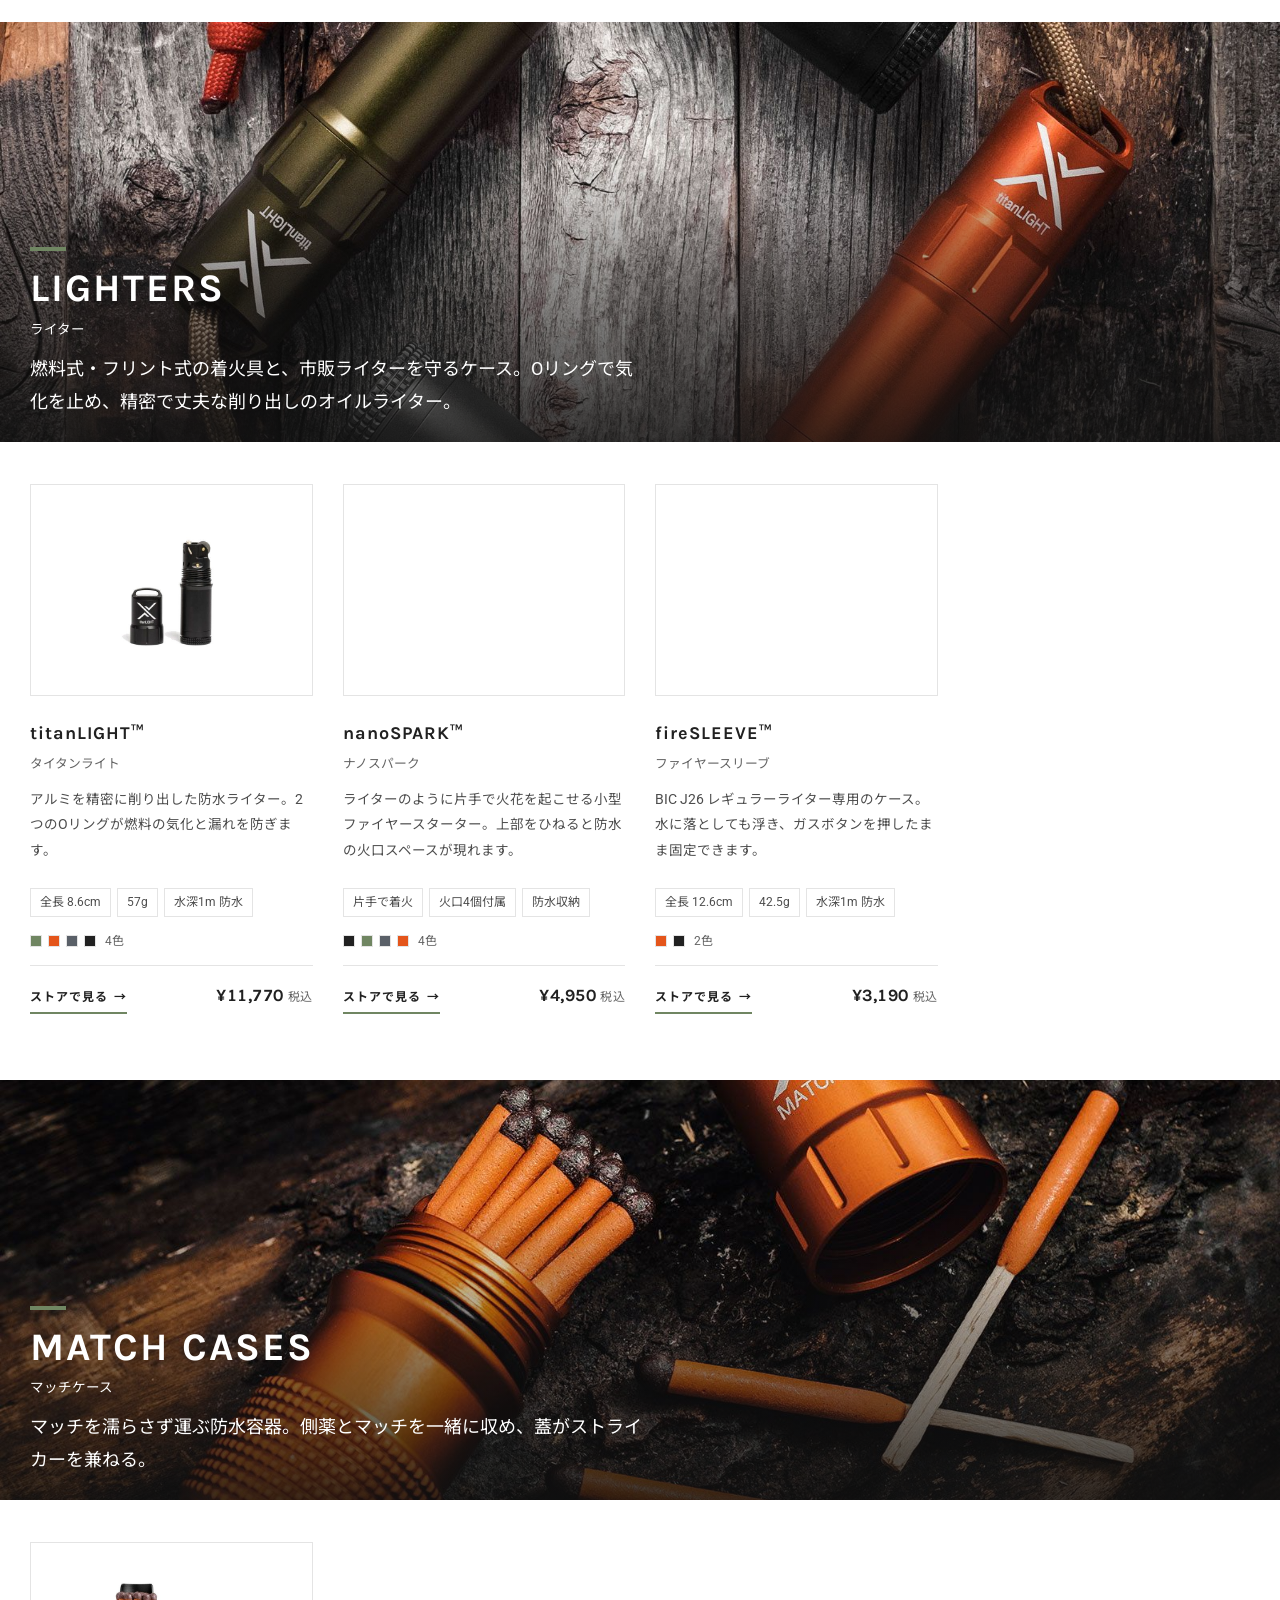
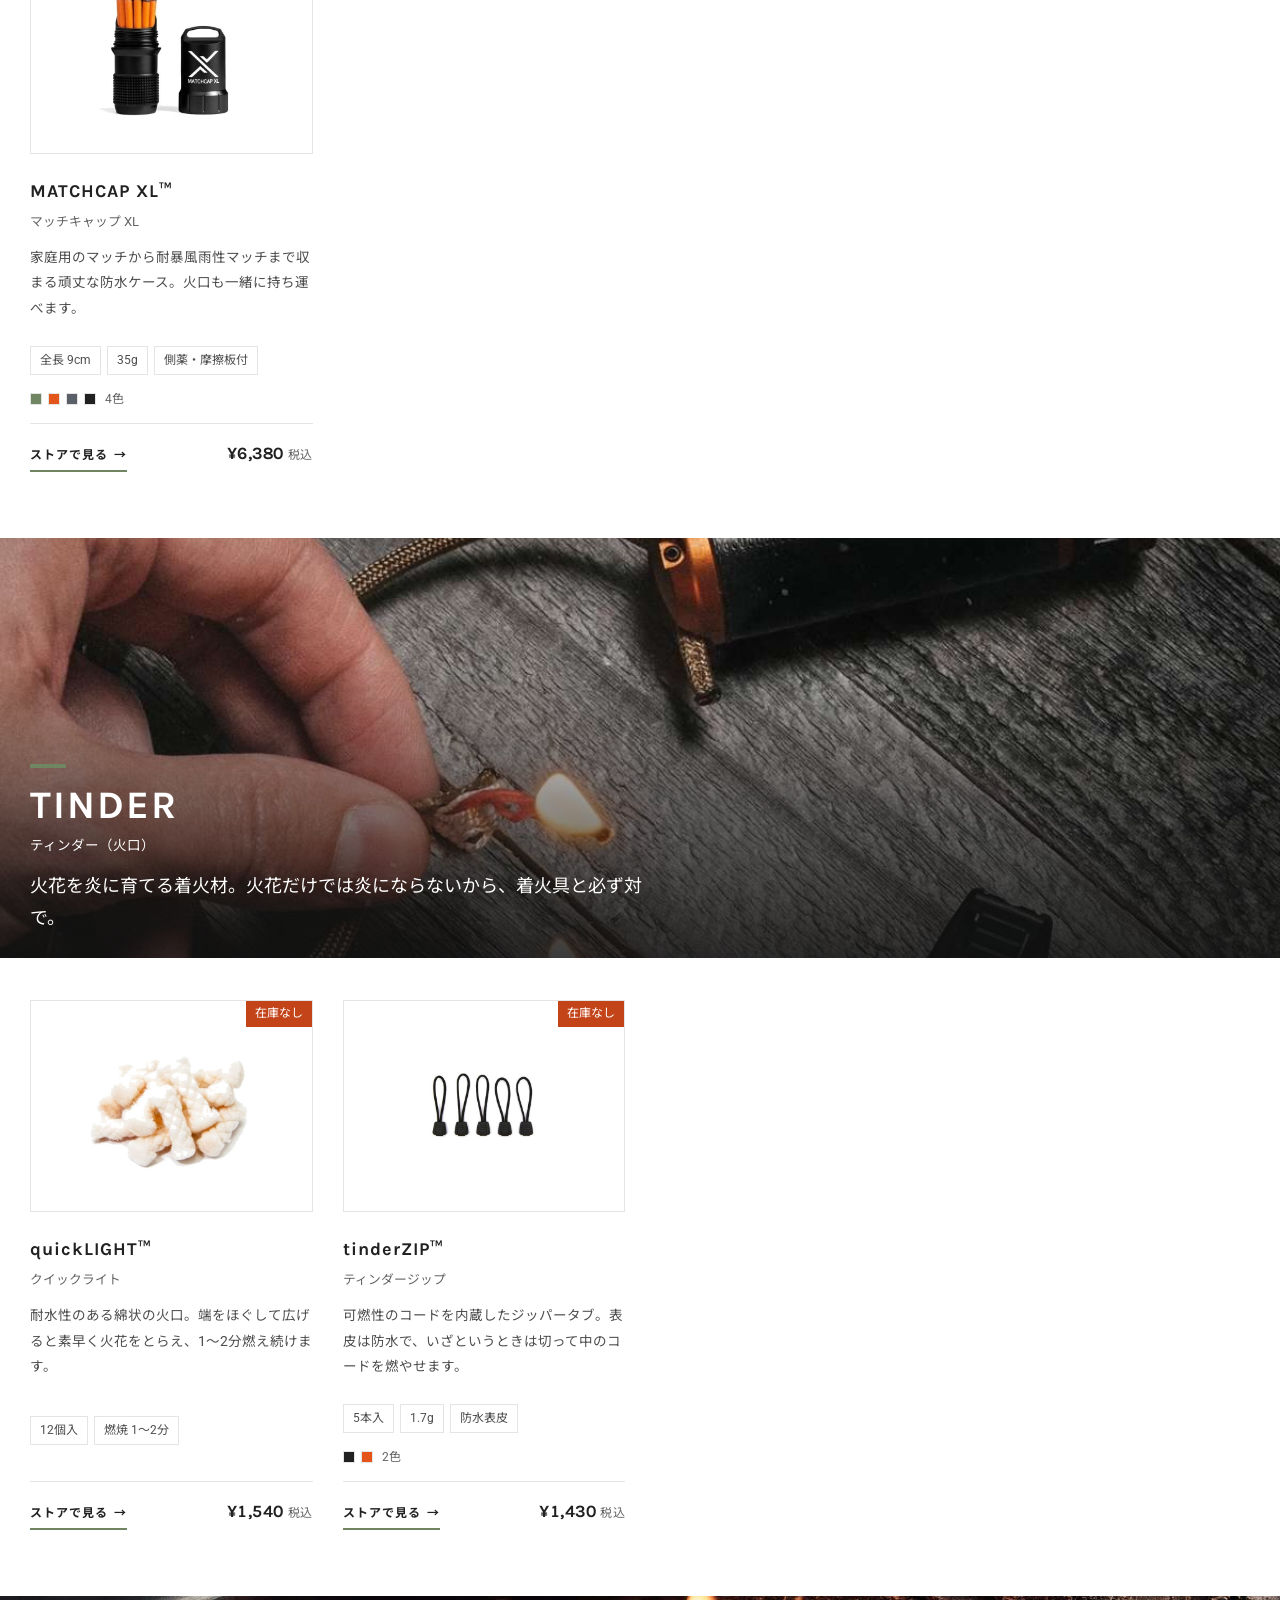
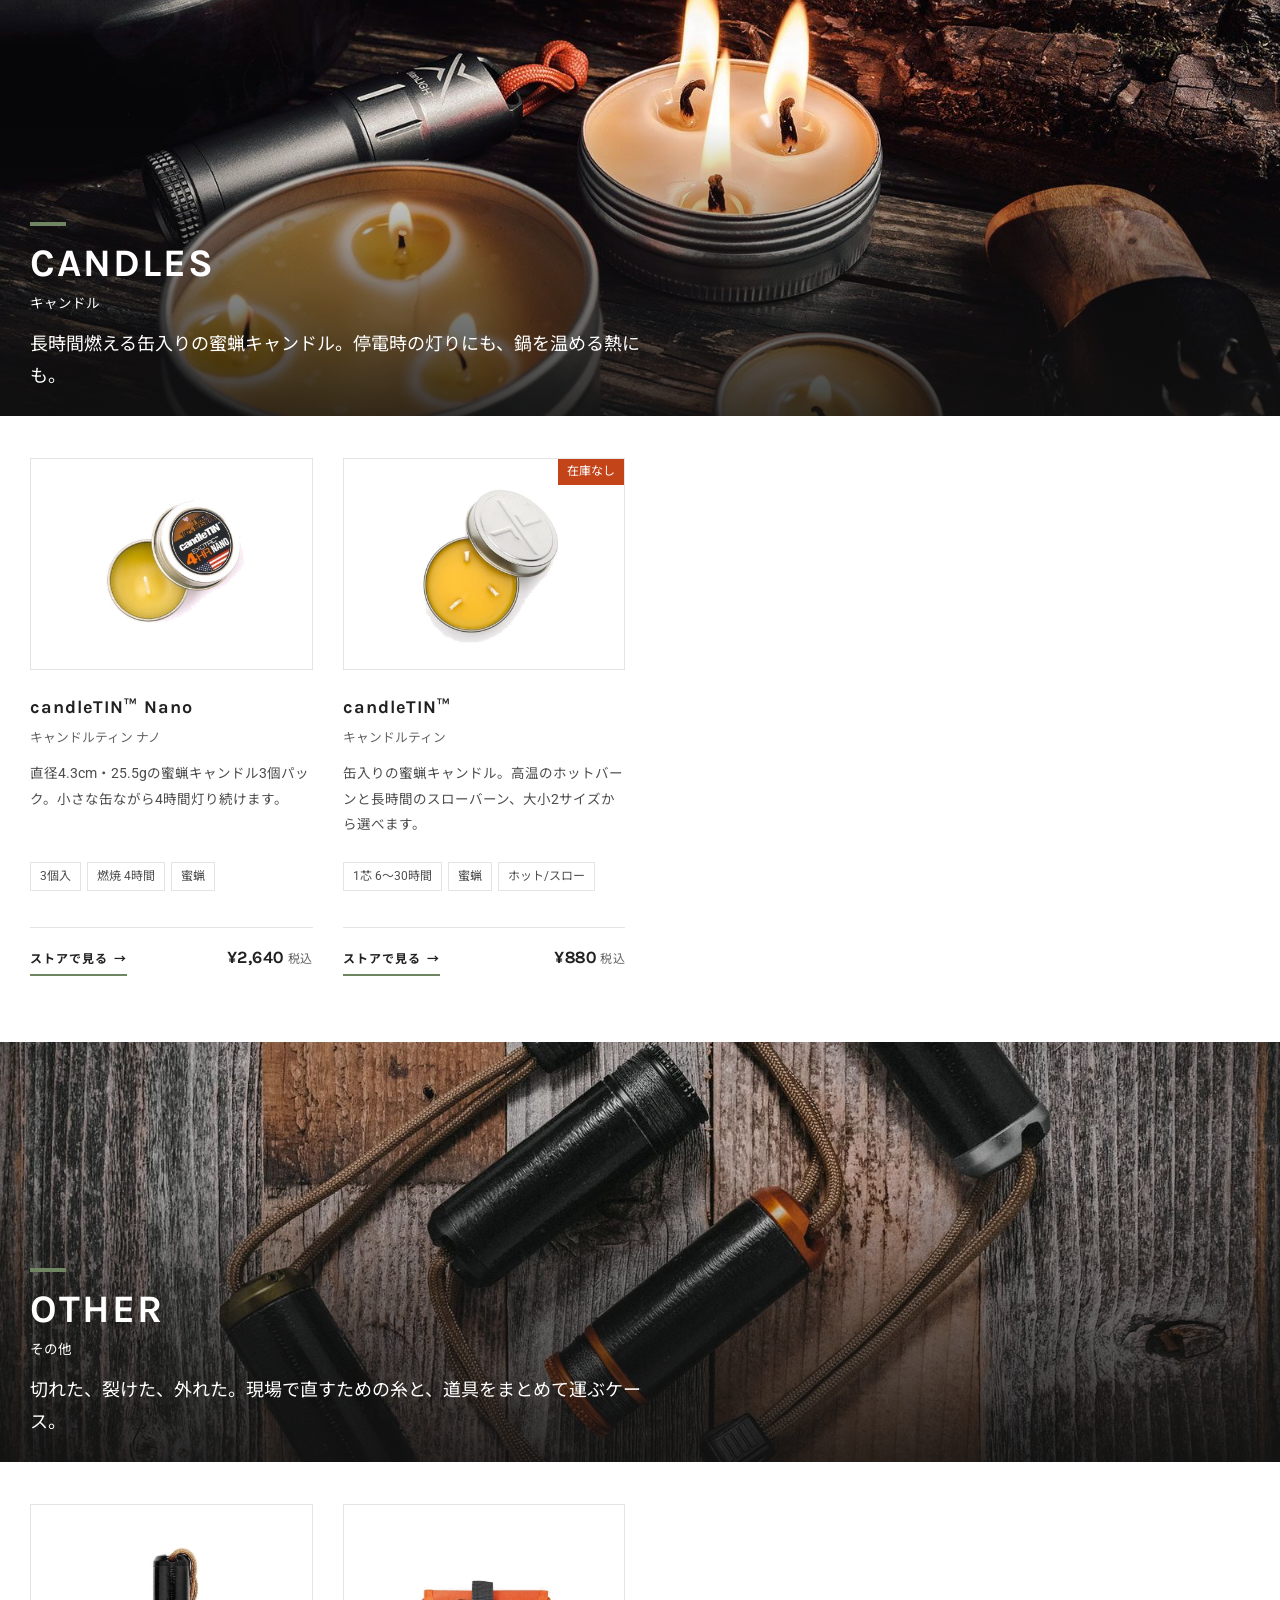
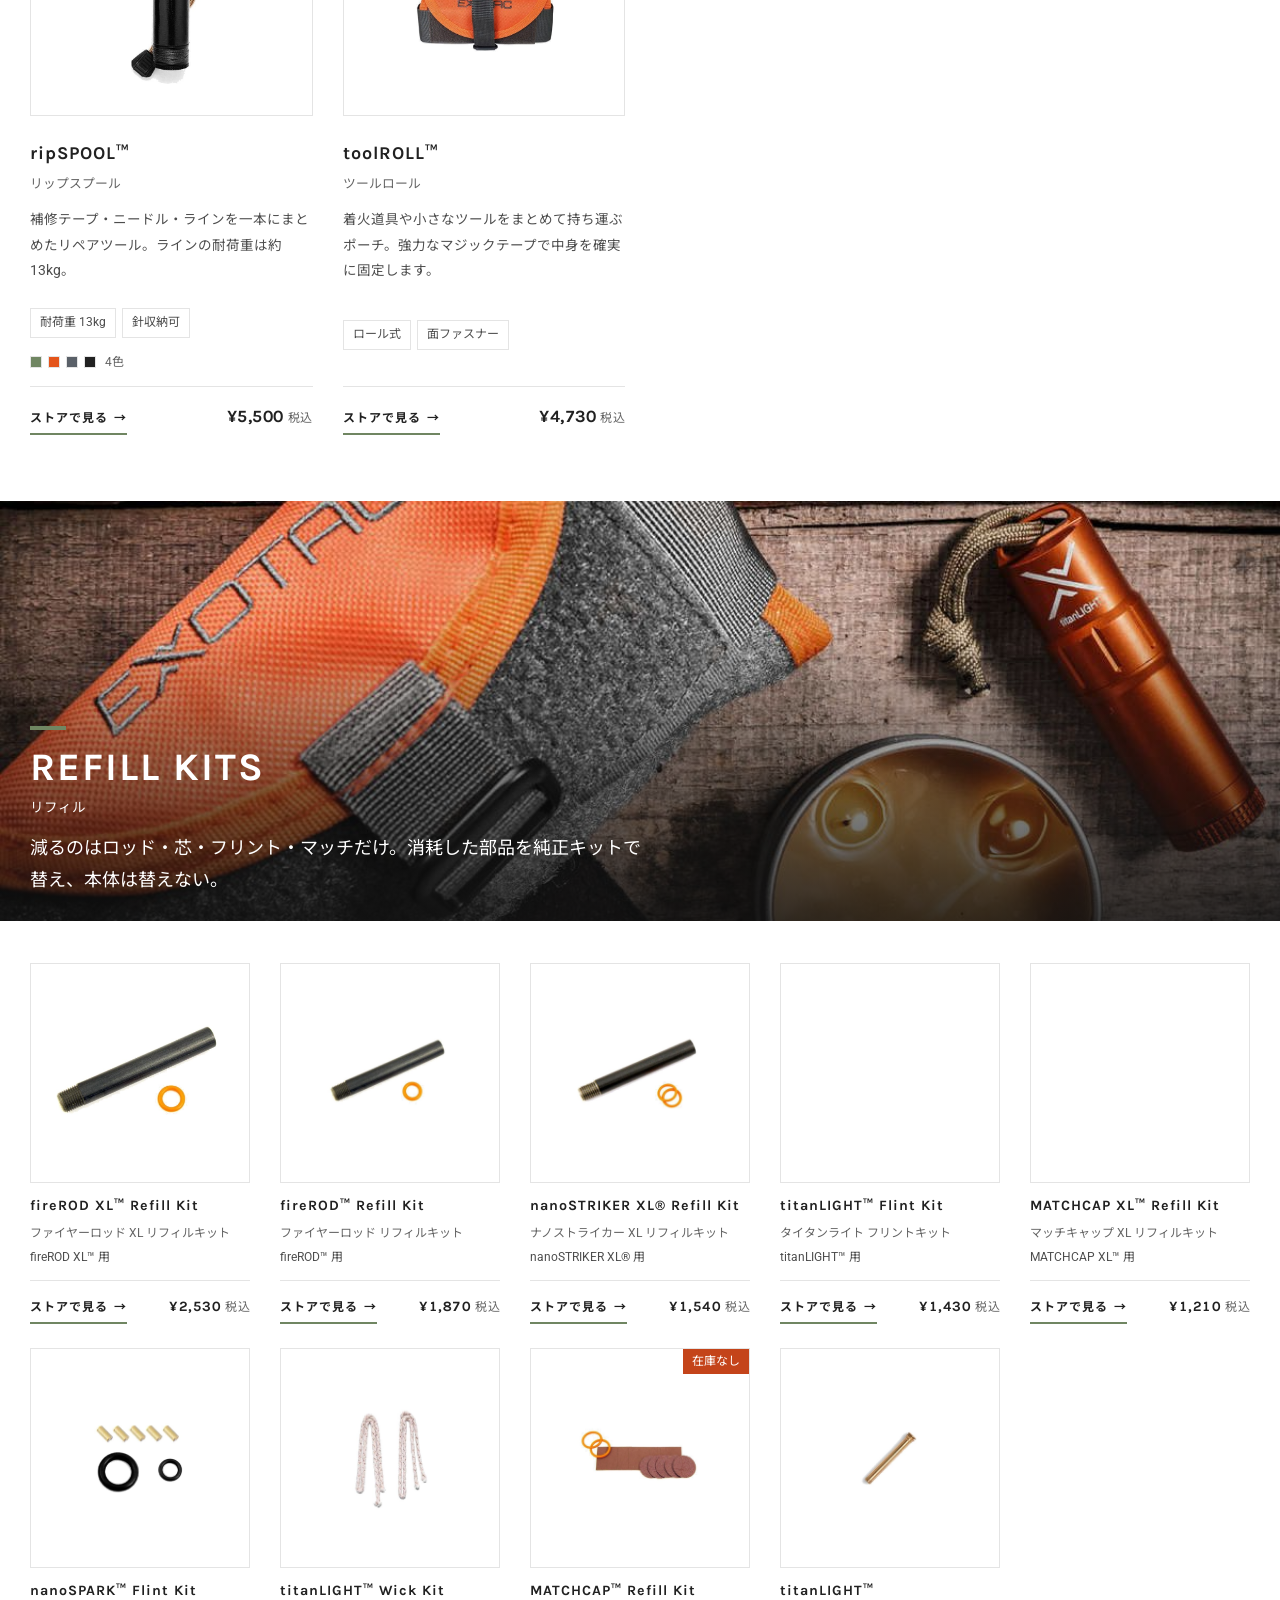
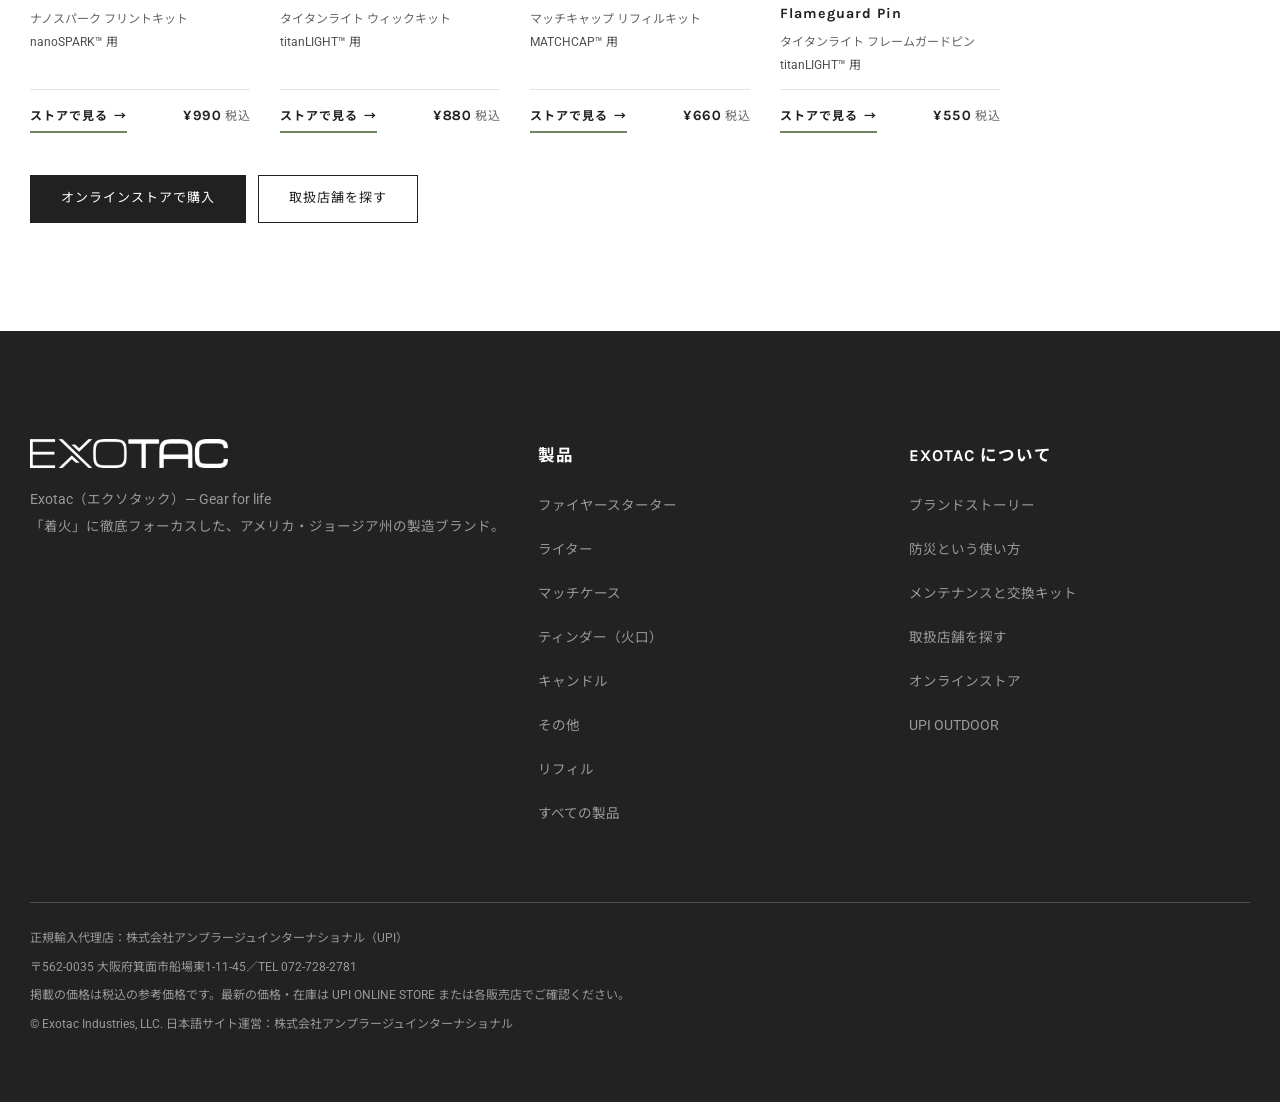
<file: products/index.html>
<!doctype html>
<html lang="ja">
<head>
<meta charset="utf-8">
<meta name="viewport" content="width=device-width,initial-scale=1">
<title>製品 | Exotac エクソタック 日本公式</title>
<meta name="description" content="Exotac（エクソタック）の日本国内取扱製品。ファイヤースターター、防水ライター、マッチケース、火口、キャンドル、リペアツール、リフィルキット。">
<link rel="canonical" href="https://exotac.jp/products/">
<meta property="og:type" content="website">
<meta property="og:site_name" content="Exotac 日本公式">
<meta property="og:title" content="製品 | Exotac エクソタック 日本公式">
<meta property="og:description" content="Exotac（エクソタック）の日本国内取扱製品。ファイヤースターター、防水ライター、マッチケース、火口、キャンドル、リペアツール、リフィルキット。">
<meta property="og:locale" content="ja_JP">
<link rel="icon" href="/assets/img/favicon.png" type="image/png">
<link rel="apple-touch-icon" href="/assets/img/apple-touch-icon.png">
<link rel="preconnect" href="https://fonts.googleapis.com">
<link rel="preconnect" href="https://fonts.gstatic.com" crossorigin>
<link rel="stylesheet" href="https://fonts.googleapis.com/css2?family=Karla:wght@400;700&family=Roboto:wght@400;700&family=Noto+Sans+JP:wght@400;700&display=swap">
<link rel="stylesheet" href="/assets/site.css">
<script>document.documentElement.classList.add('js')</script>
<!-- Google tag (gtag.js) -->
<script async src="https://www.googletagmanager.com/gtag/js?id=G-7Q84SZD52V"></script>
<script>
  window.dataLayer = window.dataLayer || [];
  function gtag(){dataLayer.push(arguments);}
  gtag('js', new Date());
  gtag('config', 'G-7Q84SZD52V');
</script>
</head>
<body>
<a class="skip" href="#main">本文へスキップ</a>
<div class="stripe"></div>
<header class="hdr">
  <div class="container hdr__in">
    <a class="hdr__logo" href="/" aria-label="Exotac 日本公式 トップへ">
      <img src="/assets/img/wordmark.png" alt="Exotac" width="1200" height="176"><span class="hdr__yomi">エクソタック</span>
    </a>
    <nav class="hdr__nav" aria-label="メイン"><a href="/products/" aria-current="page">製品</a><a href="/story/">ブランド</a><a href="/bousai/">防災</a><a href="/care/">メンテナンス</a><a href="https://upioutdoor.com/store/store-by-brand/exotac/?utm_source=exotac.jp&utm_medium=referral&utm_campaign=brand_portal" rel="noopener">取扱店舗</a></nav>
  </div>
</header>
<nav class="crumb" aria-label="現在地"><div class="container"><ol><li><a href="/">ホーム</a></li><li>製品</li></ol></div></nav>
<main id="main">
<section class="sec">
  <div class="container">
    <div class="sec__head">
      <span class="kicker">Lineup</span>
      <h1 class="h-sec">製品</h1>
      <p class="sec__lead">「着火」のためのギアを、用途ごとに。日本で正規に取り扱う製品をすべて掲載しています。消耗する部品は純正キットで交換できるので、本体は長く使えます。</p>
      <div class="chips"><a href="#cat-firestarter">ファイヤースターター</a><a href="#cat-lighter">ライター</a><a href="#cat-matchcase">マッチケース</a><a href="#cat-tinder">ティンダー（火口）</a><a href="#cat-candle">キャンドル</a><a href="#cat-repair">その他</a><a href="#cat-refill">リフィル</a></div>
    </div>
  </div>
  <div class="lineup"><section class="pgroup" data-cat="firestarter" id="cat-firestarter">
  <div class="catband reveal">
    <figure class="catband__fig"><img src="/assets/scene/band-firestarter.jpg" alt="ポーチに並んだ3本のnanoSTRIKER XL" width="1600" height="1141" loading="lazy" decoding="async" sizes="100vw"></figure>
    <div class="catband__label">
      <span class="rule"></span>
      <h2 class="catband__en">Firestarters</h2>
      <p class="catband__ja">ファイヤースターター</p>
      <p class="catband__lead">フェロセリウムロッドを削るだけ。電池も燃料もいらず、濡れても凍っても、10年しまい込んでも火花が出る。</p>
    </div>
  </div>
  <div class="container"><div class="pgroup__grid"><a class="pcard reveal" data-handle="exotac-nanostriker-xl" href="https://store.upioutdoor.com/products/exotac-nanostriker-xl?utm_source=exotac.jp&amp;utm_medium=referral&amp;utm_campaign=brand_site" rel="noopener">
  <div class="pcard__media"><img class="p1" src="/assets/products/nanostriker-xl-1.jpg" alt="nanoSTRIKER XL®" width="900" height="675" loading="lazy" decoding="async"><img class="p2" src="/assets/lifestyle/nanostriker-xl.jpg" alt="" width="1600" height="1141" loading="lazy" decoding="async" aria-hidden="true"></div>
  <h3 class="pcard__name">nanoSTRIKER XL®</h3>
  <p class="pcard__kana">ナノストライカー XL</p>
  <p class="pcard__desc">フェロセリウムロッド・持ち手・ストライカーがひとつにまとまったファイヤースターター。使わないときはねじ込んでキーホルダーに。</p>
  <ul class="pcard__specs"><li>全長 9.3cm</li><li>27g</li><li>約3,000回</li></ul>
  <p class="pcard__colors"><i style="background:#708662" title="オリーブドラブ"></i><i style="background:#E4551B" title="ブレイズオレンジ"></i><i style="background:#5A6068" title="ガンメタル"></i><i style="background:#212121" title="ブラック"></i><em>4色</em></p>
  <div class="pcard__foot">
    <span class="pcard__buy">ストアで見る</span>
    <p class="pcard__price">¥5,500<small>税込</small></p>
  </div>
</a><a class="pcard reveal" data-handle="exotac-firerod-v2" href="https://store.upioutdoor.com/products/exotac-firerod-v2?utm_source=exotac.jp&amp;utm_medium=referral&amp;utm_campaign=brand_site" rel="noopener">
  <div class="pcard__media"><span class="pcard__badge">V2</span><img class="p1" src="/assets/products/firerod-v2-1.jpg" alt="fireROD V2™" width="900" height="675" loading="lazy" decoding="async"><img class="p2" src="/assets/lifestyle/firerod-v2.jpg" alt="" width="1600" height="1141" loading="lazy" decoding="async" aria-hidden="true"></div>
  <h3 class="pcard__name">fireROD V2™</h3>
  <p class="pcard__kana">ファイヤーロッド V2</p>
  <p class="pcard__desc">クイックライトと同じ火口を本体に内蔵。ロッドは付け替え式なので、細くなっても本体は使い続けられます。</p>
  <ul class="pcard__specs"><li>全長 12cm</li><li>39g</li><li>火口内蔵</li></ul>
  <p class="pcard__colors"><i style="background:#708662" title="オリーブドラブ"></i><i style="background:#E4551B" title="ブレイズオレンジ"></i><i style="background:#5A6068" title="ガンメタル"></i><i style="background:#212121" title="ブラック"></i><em>4色</em></p>
  <div class="pcard__foot">
    <span class="pcard__buy">ストアで見る</span>
    <p class="pcard__price">¥5,280<small>税込</small></p>
  </div>
</a><a class="pcard reveal" data-handle="exotac-polystriker-xl" href="https://store.upioutdoor.com/products/exotac-polystriker-xl?utm_source=exotac.jp&amp;utm_medium=referral&amp;utm_campaign=brand_site" rel="noopener">
  <div class="pcard__media"><img class="p1" src="/assets/products/polystriker-xl-1.jpg" alt="polySTRIKER XL™" width="900" height="675" loading="lazy" decoding="async"><img class="p2" src="/assets/lifestyle/polystriker-xl.jpg" alt="" width="1600" height="1141" loading="lazy" decoding="async" aria-hidden="true"></div>
  <h3 class="pcard__name">polySTRIKER XL™</h3>
  <p class="pcard__kana">ポリストライカー XL</p>
  <p class="pcard__desc">ハンドルにリサイクルABS樹脂を使った軽量モデル。ナノストライカーXLと同じタングステン製ストライカーを内蔵。</p>
  <ul class="pcard__specs"><li>全長 13.5cm</li><li>39.7g</li><li>約10,000回</li></ul>
  <p class="pcard__colors"><i style="background:#212121" title="ブラック"></i><i style="background:#8A8A8A" title="グレー"></i><i style="background:#E4551B" title="ブレイズオレンジ"></i><em>3色</em></p>
  <div class="pcard__foot">
    <span class="pcard__buy">ストアで見る</span>
    <p class="pcard__price">¥3,740<small>税込</small></p>
  </div>
</a><a class="pcard reveal" data-handle="exotac-polystriker" href="https://store.upioutdoor.com/products/exotac-polystriker?utm_source=exotac.jp&amp;utm_medium=referral&amp;utm_campaign=brand_site" rel="noopener">
  <div class="pcard__media"><img class="p1" src="/assets/products/polystriker-1.jpg" alt="polySTRIKER™" width="900" height="675" loading="lazy" decoding="async"><img class="p2" src="/assets/lifestyle/polystriker.jpg" alt="" width="1200" height="856" loading="lazy" decoding="async" aria-hidden="true"></div>
  <h3 class="pcard__name">polySTRIKER™</h3>
  <p class="pcard__kana">ポリストライカー</p>
  <p class="pcard__desc">ポリストライカーのコンパクト版。同じ構造のまま、ポケットや小物入れに収まるサイズにまとめています。</p>
  <ul class="pcard__specs"><li>軽量ABS</li><li>ストライカー内蔵</li></ul>
  <p class="pcard__colors"><i style="background:#212121" title="ブラック"></i><i style="background:#E4551B" title="ブレイズオレンジ"></i><i style="background:#8A8A8A" title="グレー"></i><em>3色</em></p>
  <div class="pcard__foot">
    <span class="pcard__buy">ストアで見る</span>
    <p class="pcard__price">¥2,750<small>税込</small></p>
  </div>
</a></div></div>
</section>
<section class="pgroup" data-cat="lighter" id="cat-lighter">
  <div class="catband reveal">
    <figure class="catband__fig"><img src="/assets/scene/band-lighter.jpg" alt="3色のtitanLIGHTを並べた俯瞰" width="1800" height="1800" loading="lazy" decoding="async" sizes="100vw"></figure>
    <div class="catband__label">
      <span class="rule"></span>
      <h2 class="catband__en">Lighters</h2>
      <p class="catband__ja">ライター</p>
      <p class="catband__lead">燃料式・フリント式の着火具と、市販ライターを守るケース。Oリングで気化を止め、精密で丈夫な削り出しのオイルライター。</p>
    </div>
  </div>
  <div class="container"><div class="pgroup__grid"><a class="pcard reveal" data-handle="exotac-titanlight" href="https://store.upioutdoor.com/products/exotac-titanlight?utm_source=exotac.jp&amp;utm_medium=referral&amp;utm_campaign=brand_site" rel="noopener">
  <div class="pcard__media"><img class="p1" src="/assets/products/titanlight-1.jpg" alt="titanLIGHT™" width="900" height="675" loading="lazy" decoding="async"><img class="p2" src="/assets/lifestyle/titanlight.jpg" alt="" width="1600" height="1141" loading="lazy" decoding="async" aria-hidden="true"></div>
  <h3 class="pcard__name">titanLIGHT™</h3>
  <p class="pcard__kana">タイタンライト</p>
  <p class="pcard__desc">アルミを精密に削り出した防水ライター。2つのOリングが燃料の気化と漏れを防ぎます。</p>
  <ul class="pcard__specs"><li>全長 8.6cm</li><li>57g</li><li>水深1m 防水</li></ul>
  <p class="pcard__colors"><i style="background:#708662" title="オリーブドラブ"></i><i style="background:#E4551B" title="ブレイズオレンジ"></i><i style="background:#5A6068" title="ガンメタル"></i><i style="background:#212121" title="ブラック"></i><em>4色</em></p>
  <div class="pcard__foot">
    <span class="pcard__buy">ストアで見る</span>
    <p class="pcard__price">¥11,770<small>税込</small></p>
  </div>
</a><a class="pcard reveal" data-handle="exotac-nanospark" href="https://store.upioutdoor.com/products/exotac-nanospark?utm_source=exotac.jp&amp;utm_medium=referral&amp;utm_campaign=brand_site" rel="noopener">
  <div class="pcard__media"><img class="p1" src="/assets/products/nanospark-1.jpg" alt="nanoSPARK™" width="900" height="675" loading="lazy" decoding="async"><img class="p2" src="/assets/lifestyle/nanospark.jpg" alt="" width="1600" height="1141" loading="lazy" decoding="async" aria-hidden="true"></div>
  <h3 class="pcard__name">nanoSPARK™</h3>
  <p class="pcard__kana">ナノスパーク</p>
  <p class="pcard__desc">ライターのように片手で火花を起こせる小型ファイヤースターター。上部をひねると防水の火口スペースが現れます。</p>
  <ul class="pcard__specs"><li>片手で着火</li><li>火口4個付属</li><li>防水収納</li></ul>
  <p class="pcard__colors"><i style="background:#212121" title="ブラック"></i><i style="background:#708662" title="オリーブドラブ"></i><i style="background:#5A6068" title="ガンメタル"></i><i style="background:#E4551B" title="ブレイズオレンジ"></i><em>4色</em></p>
  <div class="pcard__foot">
    <span class="pcard__buy">ストアで見る</span>
    <p class="pcard__price">¥4,950<small>税込</small></p>
  </div>
</a><a class="pcard reveal" data-handle="exotac-firesleeve" href="https://store.upioutdoor.com/products/exotac-firesleeve?utm_source=exotac.jp&amp;utm_medium=referral&amp;utm_campaign=brand_site" rel="noopener">
  <div class="pcard__media"><img class="p1" src="/assets/products/firesleeve-1.jpg" alt="fireSLEEVE™" width="900" height="675" loading="lazy" decoding="async"><img class="p2" src="/assets/lifestyle/firesleeve.jpg" alt="" width="1200" height="856" loading="lazy" decoding="async" aria-hidden="true"></div>
  <h3 class="pcard__name">fireSLEEVE™</h3>
  <p class="pcard__kana">ファイヤースリーブ</p>
  <p class="pcard__desc">BIC J26 レギュラーライター専用のケース。水に落としても浮き、ガスボタンを押したまま固定できます。</p>
  <ul class="pcard__specs"><li>全長 12.6cm</li><li>42.5g</li><li>水深1m 防水</li></ul>
  <p class="pcard__colors"><i style="background:#E4551B" title="ブレイズオレンジ"></i><i style="background:#212121" title="ブラック"></i><em>2色</em></p>
  <div class="pcard__foot">
    <span class="pcard__buy">ストアで見る</span>
    <p class="pcard__price">¥3,190<small>税込</small></p>
  </div>
</a></div></div>
</section>
<section class="pgroup" data-cat="matchcase" id="cat-matchcase">
  <div class="catband reveal">
    <figure class="catband__fig"><img src="/assets/scene/kit-matches.jpg" alt="マッチケースから出したマッチ" width="1600" height="1141" loading="lazy" decoding="async" sizes="100vw"></figure>
    <div class="catband__label">
      <span class="rule"></span>
      <h2 class="catband__en">Match Cases</h2>
      <p class="catband__ja">マッチケース</p>
      <p class="catband__lead">マッチを濡らさず運ぶ防水容器。側薬とマッチを一緒に収め、蓋がストライカーを兼ねる。</p>
    </div>
  </div>
  <div class="container"><div class="pgroup__grid"><a class="pcard reveal" data-handle="exotac-matchcap-xl" href="https://store.upioutdoor.com/products/exotac-matchcap-xl?utm_source=exotac.jp&amp;utm_medium=referral&amp;utm_campaign=brand_site" rel="noopener">
  <div class="pcard__media"><img class="p1" src="/assets/products/matchcap-xl-1.jpg" alt="MATCHCAP XL™" width="900" height="675" loading="lazy" decoding="async"><img class="p2" src="/assets/lifestyle/matchcap-xl.jpg" alt="" width="1600" height="1141" loading="lazy" decoding="async" aria-hidden="true"></div>
  <h3 class="pcard__name">MATCHCAP XL™</h3>
  <p class="pcard__kana">マッチキャップ XL</p>
  <p class="pcard__desc">家庭用のマッチから耐暴風雨性マッチまで収まる頑丈な防水ケース。火口も一緒に持ち運べます。</p>
  <ul class="pcard__specs"><li>全長 9cm</li><li>35g</li><li>側薬・摩擦板付</li></ul>
  <p class="pcard__colors"><i style="background:#708662" title="オリーブドラブ"></i><i style="background:#E4551B" title="ブレイズオレンジ"></i><i style="background:#5A6068" title="ガンメタル"></i><i style="background:#212121" title="ブラック"></i><em>4色</em></p>
  <div class="pcard__foot">
    <span class="pcard__buy">ストアで見る</span>
    <p class="pcard__price">¥6,380<small>税込</small></p>
  </div>
</a></div></div>
</section>
<section class="pgroup" data-cat="tinder" id="cat-tinder">
  <div class="catband reveal">
    <figure class="catband__fig"><img src="/assets/scene/scene-flame.jpg" alt="樹皮の上でオレンジのコードが炎を上げる" width="1200" height="856" loading="lazy" decoding="async" sizes="100vw"></figure>
    <div class="catband__label">
      <span class="rule"></span>
      <h2 class="catband__en">Tinder</h2>
      <p class="catband__ja">ティンダー（火口）</p>
      <p class="catband__lead">火花を炎に育てる着火材。火花だけでは炎にならないから、着火具と必ず対で。</p>
    </div>
  </div>
  <div class="container"><div class="pgroup__grid"><a class="pcard reveal" data-handle="exotac-quicklight" href="https://store.upioutdoor.com/products/exotac-quicklight?utm_source=exotac.jp&amp;utm_medium=referral&amp;utm_campaign=brand_site" rel="noopener">
  <div class="pcard__media"><img class="p1" src="/assets/products/quicklight-1.jpg" alt="quickLIGHT™" width="900" height="675" loading="lazy" decoding="async"><img class="p2" src="/assets/lifestyle/quicklight.jpg" alt="" width="1200" height="856" loading="lazy" decoding="async" aria-hidden="true"><span class="pcard__out">在庫なし</span></div>
  <h3 class="pcard__name">quickLIGHT™</h3>
  <p class="pcard__kana">クイックライト</p>
  <p class="pcard__desc">耐水性のある綿状の火口。端をほぐして広げると素早く火花をとらえ、1〜2分燃え続けます。</p>
  <ul class="pcard__specs"><li>12個入</li><li>燃焼 1〜2分</li></ul>
  <p class="pcard__colors"></p>
  <div class="pcard__foot">
    <span class="pcard__buy">ストアで見る</span>
    <p class="pcard__price">¥1,540<small>税込</small></p>
  </div>
</a><a class="pcard reveal" data-handle="exotac-tinderzip-5-set" href="https://store.upioutdoor.com/products/exotac-tinderzip-5-set?utm_source=exotac.jp&amp;utm_medium=referral&amp;utm_campaign=brand_site" rel="noopener">
  <div class="pcard__media"><img class="p1" src="/assets/products/tinderzip-5-set-1.jpg" alt="tinderZIP™" width="900" height="675" loading="lazy" decoding="async"><span class="pcard__out">在庫なし</span></div>
  <h3 class="pcard__name">tinderZIP™</h3>
  <p class="pcard__kana">ティンダージップ</p>
  <p class="pcard__desc">可燃性のコードを内蔵したジッパータブ。表皮は防水で、いざというときは切って中のコードを燃やせます。</p>
  <ul class="pcard__specs"><li>5本入</li><li>1.7g</li><li>防水表皮</li></ul>
  <p class="pcard__colors"><i style="background:#212121" title="ブラック"></i><i style="background:#E4551B" title="ブレイズオレンジ"></i><em>2色</em></p>
  <div class="pcard__foot">
    <span class="pcard__buy">ストアで見る</span>
    <p class="pcard__price">¥1,430<small>税込</small></p>
  </div>
</a></div></div>
</section>
<section class="pgroup" data-cat="candle" id="cat-candle">
  <div class="catband reveal">
    <figure class="catband__fig"><img src="/assets/scene/band-candle.jpg" alt="火の灯った缶入りキャンドルと着火具" width="1600" height="1141" loading="lazy" decoding="async" sizes="100vw"></figure>
    <div class="catband__label">
      <span class="rule"></span>
      <h2 class="catband__en">Candles</h2>
      <p class="catband__ja">キャンドル</p>
      <p class="catband__lead">長時間燃える缶入りの蜜蝋キャンドル。停電時の灯りにも、鍋を温める熱にも。</p>
    </div>
  </div>
  <div class="container"><div class="pgroup__grid"><a class="pcard reveal" data-handle="exotac-candletin-nano-3-set" href="https://store.upioutdoor.com/products/exotac-candletin-nano-3-set?utm_source=exotac.jp&amp;utm_medium=referral&amp;utm_campaign=brand_site" rel="noopener">
  <div class="pcard__media"><img class="p1" src="/assets/products/candletin-nano-3-set-1.jpg" alt="candleTIN™ Nano" width="900" height="675" loading="lazy" decoding="async"><img class="p2" src="/assets/lifestyle/candletin-nano-3-set.jpg" alt="" width="1600" height="1141" loading="lazy" decoding="async" aria-hidden="true"></div>
  <h3 class="pcard__name">candleTIN™ Nano</h3>
  <p class="pcard__kana">キャンドルティン ナノ</p>
  <p class="pcard__desc">直径4.3cm・25.5gの蜜蝋キャンドル3個パック。小さな缶ながら4時間灯り続けます。</p>
  <ul class="pcard__specs"><li>3個入</li><li>燃焼 4時間</li><li>蜜蝋</li></ul>
  <p class="pcard__colors"></p>
  <div class="pcard__foot">
    <span class="pcard__buy">ストアで見る</span>
    <p class="pcard__price">¥2,640<small>税込</small></p>
  </div>
</a><a class="pcard reveal" data-handle="exotac-candletin-hot-slow-burn-small" href="https://store.upioutdoor.com/products/exotac-candletin-hot-slow-burn-small?utm_source=exotac.jp&amp;utm_medium=referral&amp;utm_campaign=brand_site" rel="noopener">
  <div class="pcard__media"><img class="p1" src="/assets/products/candletin-hot-slow-burn-small-1.jpg" alt="candleTIN™" width="900" height="675" loading="lazy" decoding="async"><img class="p2" src="/assets/lifestyle/candletin-hot-slow-burn-small.jpg" alt="" width="1600" height="1141" loading="lazy" decoding="async" aria-hidden="true"><span class="pcard__out">在庫なし</span></div>
  <h3 class="pcard__name">candleTIN™</h3>
  <p class="pcard__kana">キャンドルティン</p>
  <p class="pcard__desc">缶入りの蜜蝋キャンドル。高温のホットバーンと長時間のスローバーン、大小2サイズから選べます。</p>
  <ul class="pcard__specs"><li>1芯 6〜30時間</li><li>蜜蝋</li><li>ホット/スロー</li></ul>
  <p class="pcard__colors"></p>
  <div class="pcard__foot">
    <span class="pcard__buy">ストアで見る</span>
    <p class="pcard__price">¥880<small>税込</small></p>
  </div>
</a></div></div>
</section>
<section class="pgroup" data-cat="repair" id="cat-repair">
  <div class="catband reveal">
    <figure class="catband__fig"><img src="/assets/scene/band-repair.jpg" alt="リップスプールとコード・針" width="1600" height="1141" loading="lazy" decoding="async" sizes="100vw"></figure>
    <div class="catband__label">
      <span class="rule"></span>
      <h2 class="catband__en">Other</h2>
      <p class="catband__ja">その他</p>
      <p class="catband__lead">切れた、裂けた、外れた。現場で直すための糸と、道具をまとめて運ぶケース。</p>
    </div>
  </div>
  <div class="container"><div class="pgroup__grid"><a class="pcard reveal" data-handle="exotac-ripspool" href="https://store.upioutdoor.com/products/exotac-ripspool?utm_source=exotac.jp&amp;utm_medium=referral&amp;utm_campaign=brand_site" rel="noopener">
  <div class="pcard__media"><img class="p1" src="/assets/products/ripspool-1.jpg" alt="ripSPOOL™" width="900" height="675" loading="lazy" decoding="async"><img class="p2" src="/assets/lifestyle/ripspool.jpg" alt="" width="1600" height="1141" loading="lazy" decoding="async" aria-hidden="true"></div>
  <h3 class="pcard__name">ripSPOOL™</h3>
  <p class="pcard__kana">リップスプール</p>
  <p class="pcard__desc">補修テープ・ニードル・ラインを一本にまとめたリペアツール。ラインの耐荷重は約13kg。</p>
  <ul class="pcard__specs"><li>耐荷重 13kg</li><li>針収納可</li></ul>
  <p class="pcard__colors"><i style="background:#708662" title="オリーブドラブ"></i><i style="background:#E4551B" title="ブレイズオレンジ"></i><i style="background:#5A6068" title="ガンメタル"></i><i style="background:#212121" title="ブラック"></i><em>4色</em></p>
  <div class="pcard__foot">
    <span class="pcard__buy">ストアで見る</span>
    <p class="pcard__price">¥5,500<small>税込</small></p>
  </div>
</a><a class="pcard reveal" data-handle="exotac-tool-roll" href="https://store.upioutdoor.com/products/exotac-tool-roll?utm_source=exotac.jp&amp;utm_medium=referral&amp;utm_campaign=brand_site" rel="noopener">
  <div class="pcard__media"><img class="p1" src="/assets/products/tool-roll-1.jpg" alt="toolROLL™" width="900" height="675" loading="lazy" decoding="async"><img class="p2" src="/assets/lifestyle/tool-roll.jpg" alt="" width="1200" height="856" loading="lazy" decoding="async" aria-hidden="true"></div>
  <h3 class="pcard__name">toolROLL™</h3>
  <p class="pcard__kana">ツールロール</p>
  <p class="pcard__desc">着火道具や小さなツールをまとめて持ち運ぶポーチ。強力なマジックテープで中身を確実に固定します。</p>
  <ul class="pcard__specs"><li>ロール式</li><li>面ファスナー</li></ul>
  <p class="pcard__colors"></p>
  <div class="pcard__foot">
    <span class="pcard__buy">ストアで見る</span>
    <p class="pcard__price">¥4,730<small>税込</small></p>
  </div>
</a></div></div>
</section>
<section class="pgroup" data-cat="refill" id="cat-refill">
  <div class="catband reveal">
    <figure class="catband__fig"><img src="/assets/scene/kit-brass.jpg" alt="ツールロールと真鍮の缶" width="1200" height="856" loading="lazy" decoding="async" sizes="100vw"></figure>
    <div class="catband__label">
      <span class="rule"></span>
      <h2 class="catband__en">Refill Kits</h2>
      <p class="catband__ja">リフィル</p>
      <p class="catband__lead">減るのはロッド・芯・フリント・マッチだけ。消耗した部品を純正キットで替え、本体は替えない。</p>
    </div>
  </div>
  <div class="container"><div class="pgroup__grid pgroup__grid--small"><a class="pcard reveal" data-handle="exotac-firerod-refill-kit-xl" href="https://store.upioutdoor.com/products/exotac-firerod-refill-kit-xl?utm_source=exotac.jp&amp;utm_medium=referral&amp;utm_campaign=brand_site" rel="noopener">
  <div class="pcard__media"><img class="p1" src="/assets/products/firerod-refill-kit-xl-1.jpg" alt="fireROD XL™ Refill Kit" width="900" height="675" loading="lazy" decoding="async"></div>
  <h3 class="pcard__name">fireROD XL™ Refill Kit</h3>
  <p class="pcard__kana">ファイヤーロッド XL リフィルキット</p>
  <p class="pcard__desc">fireROD XL™ 用</p>
  <ul class="pcard__specs"><li>ロッド 7.6cm</li></ul>
  <p class="pcard__colors"></p>
  <div class="pcard__foot">
    <span class="pcard__buy">ストアで見る</span>
    <p class="pcard__price">¥2,530<small>税込</small></p>
  </div>
</a><a class="pcard reveal" data-handle="exotac-firerod-refill-kit" href="https://store.upioutdoor.com/products/exotac-firerod-refill-kit?utm_source=exotac.jp&amp;utm_medium=referral&amp;utm_campaign=brand_site" rel="noopener">
  <div class="pcard__media"><img class="p1" src="/assets/products/firerod-refill-kit-1.jpg" alt="fireROD™ Refill Kit" width="900" height="675" loading="lazy" decoding="async"></div>
  <h3 class="pcard__name">fireROD™ Refill Kit</h3>
  <p class="pcard__kana">ファイヤーロッド リフィルキット</p>
  <p class="pcard__desc">fireROD™ 用</p>
  <ul class="pcard__specs"><li>ロッド 6cm</li></ul>
  <p class="pcard__colors"></p>
  <div class="pcard__foot">
    <span class="pcard__buy">ストアで見る</span>
    <p class="pcard__price">¥1,870<small>税込</small></p>
  </div>
</a><a class="pcard reveal" data-handle="exotac-nanostriker-refill-kit-xl" href="https://store.upioutdoor.com/products/exotac-nanostriker-refill-kit-xl?utm_source=exotac.jp&amp;utm_medium=referral&amp;utm_campaign=brand_site" rel="noopener">
  <div class="pcard__media"><img class="p1" src="/assets/products/nanostriker-refill-kit-xl-1.jpg" alt="nanoSTRIKER XL® Refill Kit" width="900" height="675" loading="lazy" decoding="async"></div>
  <h3 class="pcard__name">nanoSTRIKER XL® Refill Kit</h3>
  <p class="pcard__kana">ナノストライカー XL リフィルキット</p>
  <p class="pcard__desc">nanoSTRIKER XL® 用</p>
  <ul class="pcard__specs"><li>ロッド＋Oリング</li></ul>
  <p class="pcard__colors"></p>
  <div class="pcard__foot">
    <span class="pcard__buy">ストアで見る</span>
    <p class="pcard__price">¥1,540<small>税込</small></p>
  </div>
</a><a class="pcard reveal" data-handle="exotac-titanlight-flint-kit" href="https://store.upioutdoor.com/products/exotac-titanlight-flint-kit?utm_source=exotac.jp&amp;utm_medium=referral&amp;utm_campaign=brand_site" rel="noopener">
  <div class="pcard__media"><img class="p1" src="/assets/products/titanlight-flint-kit-1.jpg" alt="titanLIGHT™ Flint Kit" width="900" height="675" loading="lazy" decoding="async"></div>
  <h3 class="pcard__name">titanLIGHT™ Flint Kit</h3>
  <p class="pcard__kana">タイタンライト フリントキット</p>
  <p class="pcard__desc">titanLIGHT™ 用</p>
  <ul class="pcard__specs"><li>フリント</li></ul>
  <p class="pcard__colors"></p>
  <div class="pcard__foot">
    <span class="pcard__buy">ストアで見る</span>
    <p class="pcard__price">¥1,430<small>税込</small></p>
  </div>
</a><a class="pcard reveal" data-handle="exotac-matchcap-xl-refill-kit" href="https://store.upioutdoor.com/products/exotac-matchcap-xl-refill-kit?utm_source=exotac.jp&amp;utm_medium=referral&amp;utm_campaign=brand_site" rel="noopener">
  <div class="pcard__media"><img class="p1" src="/assets/products/matchcap-xl-refill-kit-1.jpg" alt="MATCHCAP XL™ Refill Kit" width="900" height="675" loading="lazy" decoding="async"></div>
  <h3 class="pcard__name">MATCHCAP XL™ Refill Kit</h3>
  <p class="pcard__kana">マッチキャップ XL リフィルキット</p>
  <p class="pcard__desc">MATCHCAP XL™ 用</p>
  <ul class="pcard__specs"><li>側薬・摩擦板</li></ul>
  <p class="pcard__colors"></p>
  <div class="pcard__foot">
    <span class="pcard__buy">ストアで見る</span>
    <p class="pcard__price">¥1,210<small>税込</small></p>
  </div>
</a><a class="pcard reveal" data-handle="exotac-nanospark-flint-kit" href="https://store.upioutdoor.com/products/exotac-nanospark-flint-kit?utm_source=exotac.jp&amp;utm_medium=referral&amp;utm_campaign=brand_site" rel="noopener">
  <div class="pcard__media"><img class="p1" src="/assets/products/nanospark-flint-kit-1.jpg" alt="nanoSPARK™ Flint Kit" width="900" height="675" loading="lazy" decoding="async"></div>
  <h3 class="pcard__name">nanoSPARK™ Flint Kit</h3>
  <p class="pcard__kana">ナノスパーク フリントキット</p>
  <p class="pcard__desc">nanoSPARK™ 用</p>
  <ul class="pcard__specs"><li>フリント5個</li></ul>
  <p class="pcard__colors"></p>
  <div class="pcard__foot">
    <span class="pcard__buy">ストアで見る</span>
    <p class="pcard__price">¥990<small>税込</small></p>
  </div>
</a><a class="pcard reveal" data-handle="exotac-titanlight-wick-replacement-kit" href="https://store.upioutdoor.com/products/exotac-titanlight-wick-replacement-kit?utm_source=exotac.jp&amp;utm_medium=referral&amp;utm_campaign=brand_site" rel="noopener">
  <div class="pcard__media"><img class="p1" src="/assets/products/titanlight-wick-replacement-kit-1.jpg" alt="titanLIGHT™ Wick Kit" width="900" height="675" loading="lazy" decoding="async"></div>
  <h3 class="pcard__name">titanLIGHT™ Wick Kit</h3>
  <p class="pcard__kana">タイタンライト ウィックキット</p>
  <p class="pcard__desc">titanLIGHT™ 用</p>
  <ul class="pcard__specs"><li>芯 2本</li></ul>
  <p class="pcard__colors"></p>
  <div class="pcard__foot">
    <span class="pcard__buy">ストアで見る</span>
    <p class="pcard__price">¥880<small>税込</small></p>
  </div>
</a><a class="pcard reveal" data-handle="exotac-matchcap-refill-kit" href="https://store.upioutdoor.com/products/exotac-matchcap-refill-kit?utm_source=exotac.jp&amp;utm_medium=referral&amp;utm_campaign=brand_site" rel="noopener">
  <div class="pcard__media"><img class="p1" src="/assets/products/matchcap-refill-kit-1.jpg" alt="MATCHCAP™ Refill Kit" width="900" height="675" loading="lazy" decoding="async"><span class="pcard__out">在庫なし</span></div>
  <h3 class="pcard__name">MATCHCAP™ Refill Kit</h3>
  <p class="pcard__kana">マッチキャップ リフィルキット</p>
  <p class="pcard__desc">MATCHCAP™ 用</p>
  <ul class="pcard__specs"><li>側薬・摩擦板</li></ul>
  <p class="pcard__colors"></p>
  <div class="pcard__foot">
    <span class="pcard__buy">ストアで見る</span>
    <p class="pcard__price">¥660<small>税込</small></p>
  </div>
</a><a class="pcard reveal" data-handle="exotac-titanlight-flameguard-pin" href="https://store.upioutdoor.com/products/exotac-titanlight-flameguard-pin?utm_source=exotac.jp&amp;utm_medium=referral&amp;utm_campaign=brand_site" rel="noopener">
  <div class="pcard__media"><img class="p1" src="/assets/products/titanlight-flameguard-pin-1.jpg" alt="titanLIGHT™ Flameguard Pin" width="900" height="675" loading="lazy" decoding="async"></div>
  <h3 class="pcard__name">titanLIGHT™ Flameguard Pin</h3>
  <p class="pcard__kana">タイタンライト フレームガードピン</p>
  <p class="pcard__desc">titanLIGHT™ 用</p>
  <ul class="pcard__specs"><li>フレームガードピン</li></ul>
  <p class="pcard__colors"></p>
  <div class="pcard__foot">
    <span class="pcard__buy">ストアで見る</span>
    <p class="pcard__price">¥550<small>税込</small></p>
  </div>
</a></div></div>
</section>
</div>
  <div class="container">
    <div class="btns actions">
      <a class="btn btn--primary" href="https://store.upioutdoor.com/collections/exotac?utm_source=exotac.jp&utm_medium=referral&utm_campaign=brand_site" rel="noopener">オンラインストアで購入</a>
      <a class="btn btn--dark" href="https://upioutdoor.com/store/store-by-brand/exotac/?utm_source=exotac.jp&utm_medium=referral&utm_campaign=brand_portal" rel="noopener">取扱店舗を探す</a>
    </div>
  </div>
</section>
</main>
<footer class="ftr">
  <div class="container">
    <div class="ftr__top">
      <div>
        <div class="ftr__logo">
          <img src="/assets/img/wordmark-reversed.png" alt="Exotac" width="1200" height="176">
        </div>
        <p>Exotac（エクソタック）— Gear for life<br>「着火」に徹底フォーカスした、アメリカ・ジョージア州の製造ブランド。</p>
      </div>
      <div>
        <h2>製品</h2>
        <ul><li><a href="/products/#cat-firestarter">ファイヤースターター</a></li><li><a href="/products/#cat-lighter">ライター</a></li><li><a href="/products/#cat-matchcase">マッチケース</a></li><li><a href="/products/#cat-tinder">ティンダー（火口）</a></li><li><a href="/products/#cat-candle">キャンドル</a></li><li><a href="/products/#cat-repair">その他</a></li><li><a href="/products/#cat-refill">リフィル</a></li><li><a href="/products/">すべての製品</a></li></ul>
      </div>
      <div>
        <h2>Exotac について</h2>
        <ul>
          <li><a href="/story/">ブランドストーリー</a></li>
          <li><a href="/bousai/">防災という使い方</a></li>
          <li><a href="/care/">メンテナンスと交換キット</a></li>
          <li><a href="https://upioutdoor.com/store/store-by-brand/exotac/?utm_source=exotac.jp&utm_medium=referral&utm_campaign=brand_portal" rel="noopener">取扱店舗を探す</a></li>
          <li><a href="https://store.upioutdoor.com/collections/exotac?utm_source=exotac.jp&amp;utm_medium=referral&amp;utm_campaign=brand_site" rel="noopener">オンラインストア</a></li>
          <li><a href="https://upioutdoor.com/brands/exotac/" rel="noopener">UPI OUTDOOR</a></li>
        </ul>
      </div>
    </div>
    <div class="ftr__legal">
      <p>正規輸入代理店：株式会社アンプラージュインターナショナル（UPI）</p>
      <p>〒562-0035 大阪府箕面市船場東1-11-45／TEL 072-728-2781</p>
      <p>掲載の価格は税込の参考価格です。最新の価格・在庫は UPI ONLINE STORE または各販売店でご確認ください。</p>
      <p>© Exotac Industries, LLC. 日本語サイト運営：株式会社アンプラージュインターナショナル</p>
    </div>
  </div>
</footer>
<script src="/assets/hero.js" defer></script>
<script src="/assets/site.js" defer></script>
<script src="/assets/sync.js" defer></script>
</body>
</html>
</file>
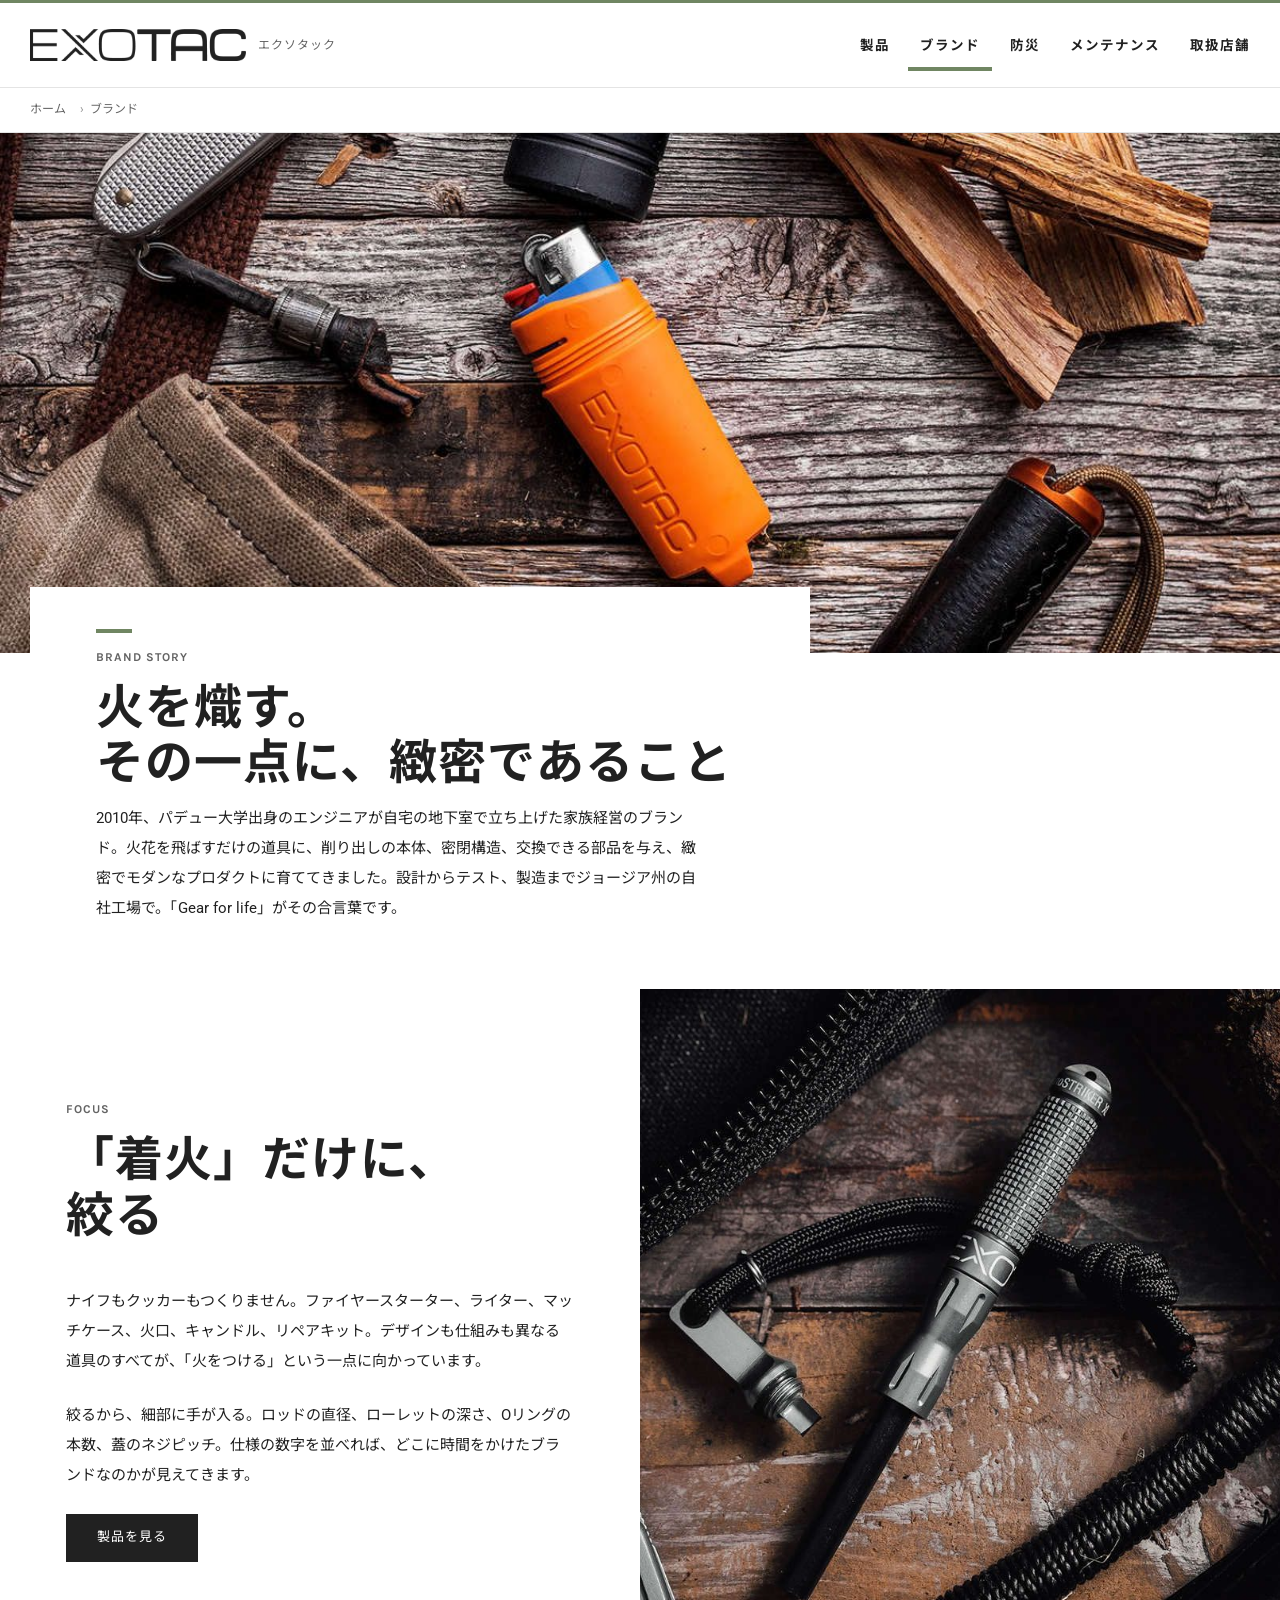
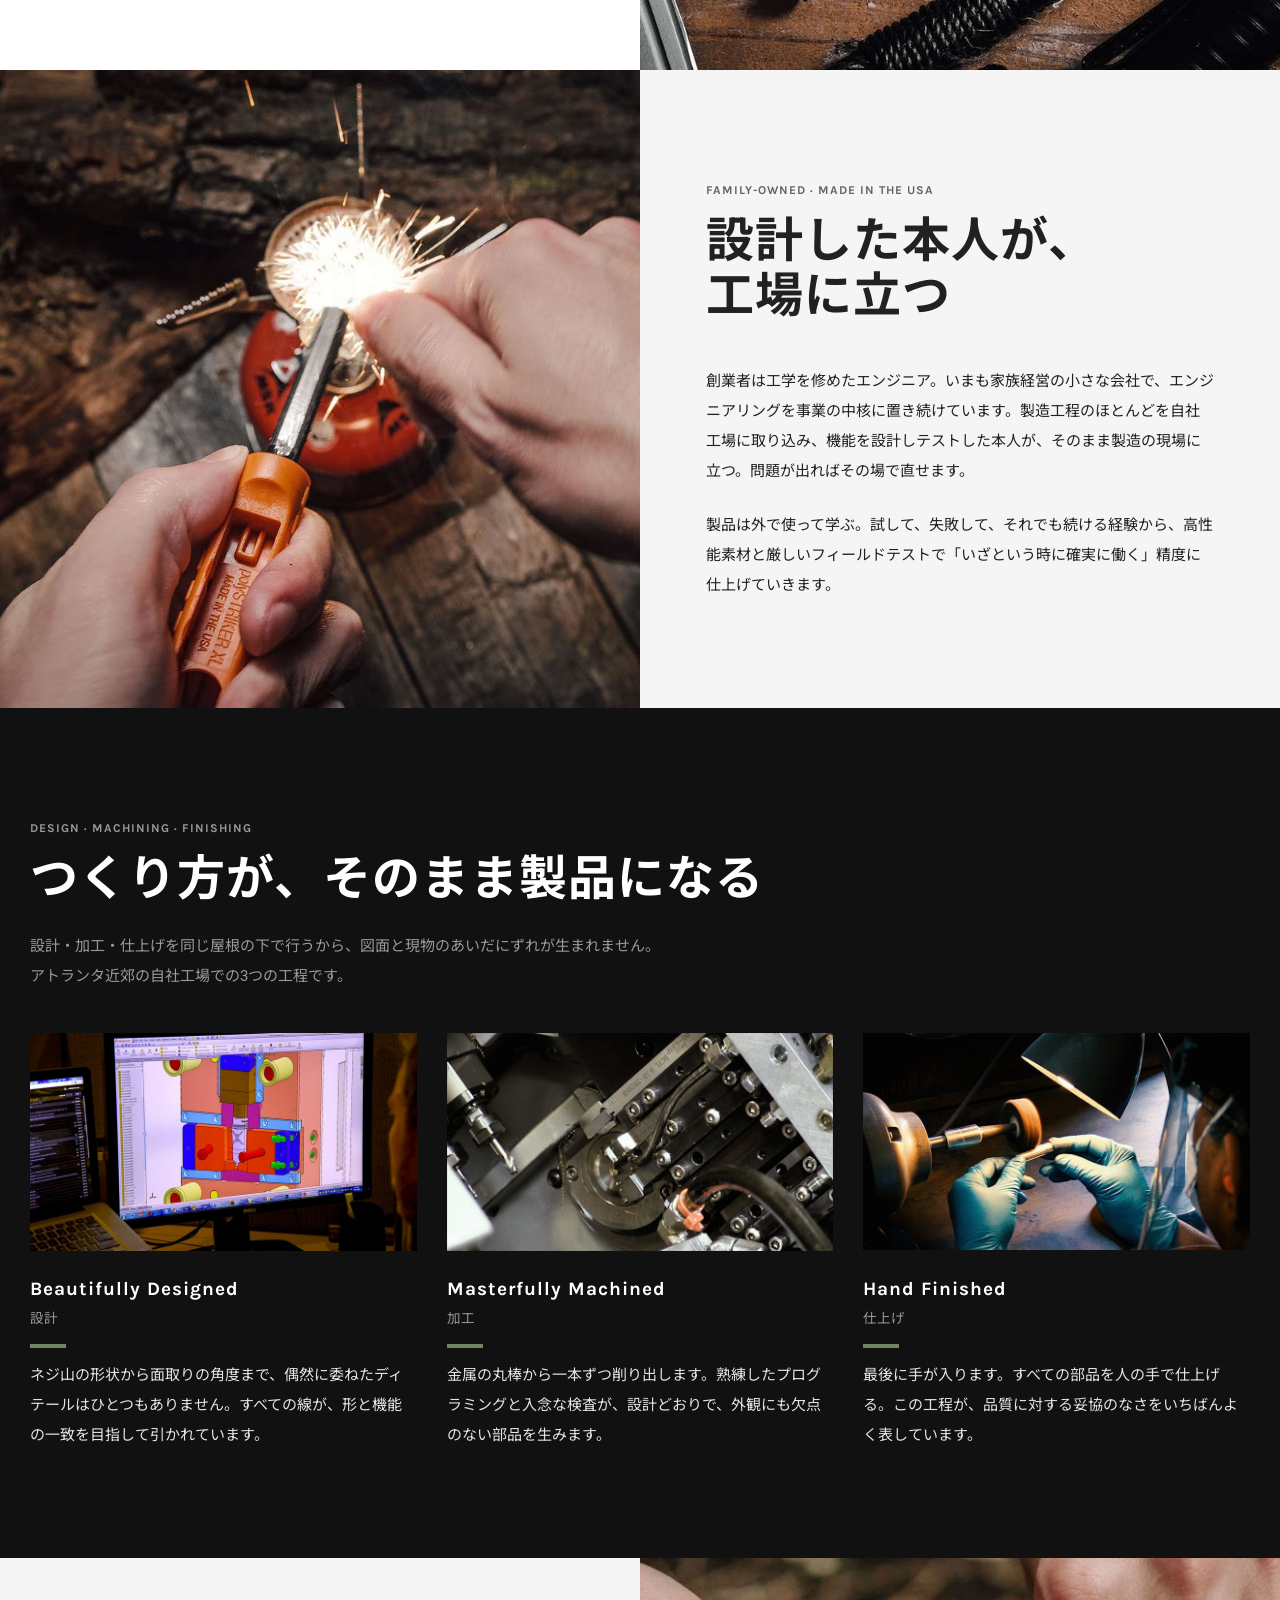
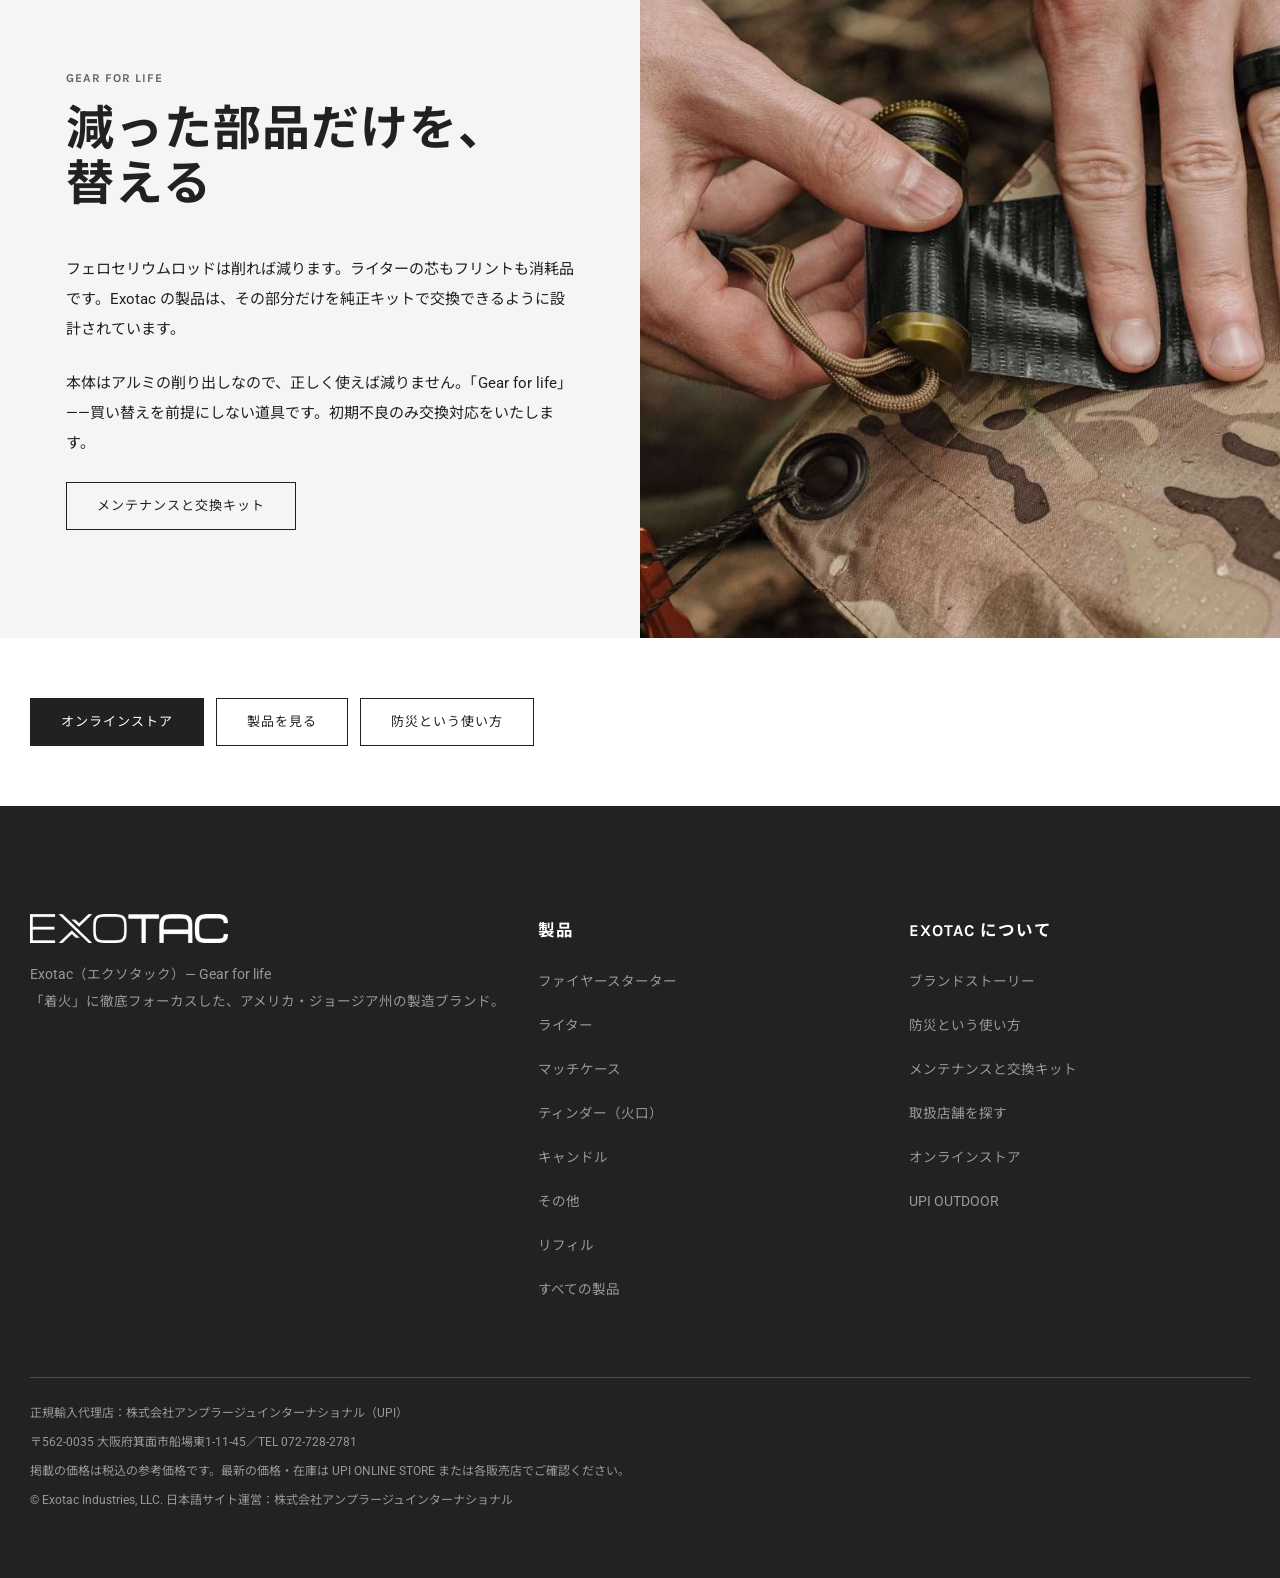
<file: story/index.html>
<!doctype html>
<html lang="ja">
<head>
<meta charset="utf-8">
<meta name="viewport" content="width=device-width,initial-scale=1">
<title>ブランドストーリー | Exotac エクソタック 日本公式</title>
<meta name="description" content="Exotac（エクソタック）は2010年、アメリカ・ジョージア州でエンジニア・ファミリーが創業。「着火」だけに絞り、設計から仕上げまでを自社で行う理由。">
<link rel="canonical" href="https://exotac.jp/story/">
<meta property="og:type" content="website">
<meta property="og:site_name" content="Exotac 日本公式">
<meta property="og:title" content="ブランドストーリー | Exotac エクソタック 日本公式">
<meta property="og:description" content="Exotac（エクソタック）は2010年、アメリカ・ジョージア州でエンジニア・ファミリーが創業。「着火」だけに絞り、設計から仕上げまでを自社で行う理由。">
<meta property="og:locale" content="ja_JP">
<link rel="icon" href="/assets/img/favicon.png" type="image/png">
<link rel="apple-touch-icon" href="/assets/img/apple-touch-icon.png">
<link rel="preconnect" href="https://fonts.googleapis.com">
<link rel="preconnect" href="https://fonts.gstatic.com" crossorigin>
<link rel="stylesheet" href="https://fonts.googleapis.com/css2?family=Karla:wght@400;700&family=Roboto:wght@400;700&family=Noto+Sans+JP:wght@400;700&display=swap">
<link rel="stylesheet" href="/assets/site.css">
<script>document.documentElement.classList.add('js')</script>
<!-- Google tag (gtag.js) -->
<script async src="https://www.googletagmanager.com/gtag/js?id=G-7Q84SZD52V"></script>
<script>
  window.dataLayer = window.dataLayer || [];
  function gtag(){dataLayer.push(arguments);}
  gtag('js', new Date());
  gtag('config', 'G-7Q84SZD52V');
</script>
</head>
<body>
<a class="skip" href="#main">本文へスキップ</a>
<div class="stripe"></div>
<header class="hdr">
  <div class="container hdr__in">
    <a class="hdr__logo" href="/" aria-label="Exotac 日本公式 トップへ">
      <img src="/assets/img/wordmark.png" alt="Exotac" width="1200" height="176"><span class="hdr__yomi">エクソタック</span>
    </a>
    <nav class="hdr__nav" aria-label="メイン"><a href="/products/">製品</a><a href="/story/" aria-current="page">ブランド</a><a href="/bousai/">防災</a><a href="/care/">メンテナンス</a><a href="https://upioutdoor.com/store/store-by-brand/exotac/?utm_source=exotac.jp&utm_medium=referral&utm_campaign=brand_portal" rel="noopener">取扱店舗</a></nav>
  </div>
</header>
<nav class="crumb" aria-label="現在地"><div class="container"><ol><li><a href="/">ホーム</a></li><li>ブランド</li></ol></div></nav>
<section class="pdp-hero">
  <figure><img src="/assets/scene/scene-flatlay.jpg" alt="ナイフ・ライター・ファットウッド・着火具を木の上に並べた俯瞰" width="1200" height="856" fetchpriority="high" sizes="100vw"></figure>
  <div class="container">
    <div class="pdp-hero__panel">
      <span class="rule"></span>
      <span class="kicker">Brand Story</span>
      <h1 class="display--sm">火を熾す。<br>その一点に、緻密であること</h1>
      <p>2010年、パデュー大学出身のエンジニアが自宅の地下室で立ち上げた家族経営のブランド。火花を飛ばすだけの道具に、削り出しの本体、密閉構造、交換できる部品を与え、緻密でモダンなプロダクトに育ててきました。設計からテスト、製造までジョージア州の自社工場で。「Gear for life」がその合言葉です。</p>
    </div>
  </div>
</section>
<main id="main">

<section class="sec sec--tight">
  <div class="split split--rev">
    <figure class="split__fig reveal"><img src="/assets/scene/edc-cord.jpg" alt="ガンメタルの nanoSTRIKER XL とパラコード。ローレット加工の持ち手" width="1200" height="856" loading="lazy" decoding="async" sizes="(min-width:900px) 50vw, 100vw"></figure>
    <div class="split__body reveal">
      <div class="sec__head">
        <span class="kicker">Focus</span>
        <h2 class="display--sm">「着火」だけに、<br>絞る</h2>
      </div>
      <div class="body"><p>ナイフもクッカーもつくりません。ファイヤースターター、ライター、マッチケース、火口、キャンドル、リペアキット。デザインも仕組みも異なる道具のすべてが、「火をつける」という一点に向かっています。</p><p>絞るから、細部に手が入る。ロッドの直径、ローレットの深さ、Oリングの本数、蓋のネジピッチ。仕様の数字を並べれば、どこに時間をかけたブランドなのかが見えてきます。</p></div>
      <div class="btns"><a class="btn btn--primary" href="/products/">製品を見る</a></div>
    </div>
  </div>
</section>


<section class="sec sec--tight">
  <div class="split split--surface">
    <figure class="split__fig reveal"><img src="/assets/scene/hero-brass.jpg" alt="ガス缶の上で polySTRIKER XL から火花が散る" width="1200" height="856" loading="lazy" decoding="async" sizes="(min-width:900px) 50vw, 100vw"></figure>
    <div class="split__body reveal">
      <div class="sec__head">
        <span class="kicker">Family-owned · Made in the USA</span>
        <h2 class="display--sm">設計した本人が、<br>工場に立つ</h2>
      </div>
      <div class="body"><p>創業者は工学を修めたエンジニア。いまも家族経営の小さな会社で、エンジニアリングを事業の中核に置き続けています。製造工程のほとんどを自社工場に取り込み、機能を設計しテストした本人が、そのまま製造の現場に立つ。問題が出ればその場で直せます。</p><p>製品は外で使って学ぶ。試して、失敗して、それでも続ける経験から、高性能素材と厳しいフィールドテストで「いざという時に確実に働く」精度に仕上げていきます。</p></div>
    </div>
  </div>
</section>

<section class="sec sec--ink">
  <div class="container">
    <div class="sec__head reveal">
      <span class="kicker">Design · Machining · Finishing</span>
      <h2 class="display--sm">つくり方が、そのまま製品になる</h2>
      <p class="sec__lead">設計・加工・仕上げを同じ屋根の下で行うから、図面と現物のあいだにずれが生まれません。アトランタ近郊の自社工場での3つの工程です。</p>
    </div>
    <div class="craft"><div class="craft__item reveal"><figure><img src="/assets/craft/design.jpg" alt="Beautifully Designed：CAD上で設計された部品" width="800" height="450" loading="lazy" decoding="async"></figure><span class="craft__en">Beautifully Designed</span><span class="craft__ja">設計</span><span class="craft__rule"></span><p>ネジ山の形状から面取りの角度まで、偶然に委ねたディテールはひとつもありません。すべての線が、形と機能の一致を目指して引かれています。</p></div><div class="craft__item reveal"><figure><video src="/assets/craft/machining.mp4" poster="/assets/craft/machining.jpg" muted loop playsinline autoplay preload="metadata" aria-label="Masterfully Machined の様子"></video></figure><span class="craft__en">Masterfully Machined</span><span class="craft__ja">加工</span><span class="craft__rule"></span><p>金属の丸棒から一本ずつ削り出します。熟練したプログラミングと入念な検査が、設計どおりで、外観にも欠点のない部品を生みます。</p></div><div class="craft__item reveal"><figure><video src="/assets/craft/buffing.mp4" poster="/assets/craft/buffing.jpg" muted loop playsinline autoplay preload="metadata" aria-label="Hand Finished の様子"></video></figure><span class="craft__en">Hand Finished</span><span class="craft__ja">仕上げ</span><span class="craft__rule"></span><p>最後に手が入ります。すべての部品を人の手で仕上げる。この工程が、品質に対する妥協のなさをいちばんよく表しています。</p></div></div>
  </div>
</section>


<section class="sec sec--tight">
  <div class="split split--rev split--surface">
    <figure class="split__fig reveal"><img src="/assets/scene/kit-ring.jpg" alt="両手でリングを組み立てる" width="1200" height="856" loading="lazy" decoding="async" sizes="(min-width:900px) 50vw, 100vw"></figure>
    <div class="split__body reveal">
      <div class="sec__head">
        <span class="kicker">Gear for life</span>
        <h2 class="display--sm">減った部品だけを、<br>替える</h2>
      </div>
      <div class="body"><p>フェロセリウムロッドは削れば減ります。ライターの芯もフリントも消耗品です。Exotac の製品は、その部分だけを純正キットで交換できるように設計されています。</p><p>本体はアルミの削り出しなので、正しく使えば減りません。「Gear for life」——買い替えを前提にしない道具です。初期不良のみ交換対応をいたします。</p></div>
      <div class="btns"><a class="btn btn--dark" href="/care/">メンテナンスと交換キット</a></div>
    </div>
  </div>
</section>

<section class="sec sec--sm">
  <div class="container">
    <div class="btns">
      <a class="btn btn--primary" href="https://store.upioutdoor.com/collections/exotac?utm_source=exotac.jp&utm_medium=referral&utm_campaign=brand_site" rel="noopener">オンラインストア</a>
      <a class="btn btn--dark" href="/products/">製品を見る</a>
      <a class="btn btn--dark" href="/bousai/">防災という使い方</a>
    </div>
  </div>
</section>
</main>
<footer class="ftr">
  <div class="container">
    <div class="ftr__top">
      <div>
        <div class="ftr__logo">
          <img src="/assets/img/wordmark-reversed.png" alt="Exotac" width="1200" height="176">
        </div>
        <p>Exotac（エクソタック）— Gear for life<br>「着火」に徹底フォーカスした、アメリカ・ジョージア州の製造ブランド。</p>
      </div>
      <div>
        <h2>製品</h2>
        <ul><li><a href="/products/#cat-firestarter">ファイヤースターター</a></li><li><a href="/products/#cat-lighter">ライター</a></li><li><a href="/products/#cat-matchcase">マッチケース</a></li><li><a href="/products/#cat-tinder">ティンダー（火口）</a></li><li><a href="/products/#cat-candle">キャンドル</a></li><li><a href="/products/#cat-repair">その他</a></li><li><a href="/products/#cat-refill">リフィル</a></li><li><a href="/products/">すべての製品</a></li></ul>
      </div>
      <div>
        <h2>Exotac について</h2>
        <ul>
          <li><a href="/story/">ブランドストーリー</a></li>
          <li><a href="/bousai/">防災という使い方</a></li>
          <li><a href="/care/">メンテナンスと交換キット</a></li>
          <li><a href="https://upioutdoor.com/store/store-by-brand/exotac/?utm_source=exotac.jp&utm_medium=referral&utm_campaign=brand_portal" rel="noopener">取扱店舗を探す</a></li>
          <li><a href="https://store.upioutdoor.com/collections/exotac?utm_source=exotac.jp&amp;utm_medium=referral&amp;utm_campaign=brand_site" rel="noopener">オンラインストア</a></li>
          <li><a href="https://upioutdoor.com/brands/exotac/" rel="noopener">UPI OUTDOOR</a></li>
        </ul>
      </div>
    </div>
    <div class="ftr__legal">
      <p>正規輸入代理店：株式会社アンプラージュインターナショナル（UPI）</p>
      <p>〒562-0035 大阪府箕面市船場東1-11-45／TEL 072-728-2781</p>
      <p>掲載の価格は税込の参考価格です。最新の価格・在庫は UPI ONLINE STORE または各販売店でご確認ください。</p>
      <p>© Exotac Industries, LLC. 日本語サイト運営：株式会社アンプラージュインターナショナル</p>
    </div>
  </div>
</footer>
<script src="/assets/hero.js" defer></script>
<script src="/assets/site.js" defer></script>
<script src="/assets/sync.js" defer></script>
</body>
</html>
</file>
<file: assets/site.css>
@charset "utf-8";
/* ============================================================
   exotac.jp — Exotac Design System v1.4 準拠（v10）
   ------------------------------------------------------------
   ・トークンはすべて DESIGN.md 由来。生の HEX をコンポーネントに書かない
   ・角丸 0 / 影なし / 書体2種 / オリーブは 3〜4px の「線」だけ
   ・縦の余白は --s1〜--s6 の6段（6/12/24/42/66/96）。3・9px は部品内側のみ
   ・節の上下は --sec-y に集約（60/84/108）。全面ブリードの節は自前の余白を持たない
   ・HTML に style="margin…" を書かない（build.py が検出して失敗する）
   ============================================================ */
:root{
  /* brand */
  --brand:#708662;        /* 罫・下線・選択中の指標のみ。面にも文字にも使わない */
  --action:#212121;       /* 主操作の地。白文字 16.10:1 */
  --action-press:#000000;
  --blaze:#C4441A;        /* 在庫・注意のみ。CTA には使わない (5.01:1) */
  /* ink / paper */
  --ink:#212121;
  --ink-2:#4D4D4D;        /* 8.45:1 */
  --ink-3:#646464;        /* 5.92:1 */
  --muted:#999999;        /* 暗地専用 (5.58:1 on #222) */
  --paper:#FFFFFF;
  --surface:#F5F5F5;
  --surface-2:#E4E4E4;
  --rule:#E4E4E4;
  --rule-strong:#949494;
  --ground:#222222;
  --ground-deep:#111111;
  --r:0px;
  /* type */
  --f-display:"Karla","Noto Sans JP","Hiragino Kaku Gothic ProN","Yu Gothic",-apple-system,sans-serif;
  --f-body:"Roboto","Noto Sans JP","Hiragino Kaku Gothic ProN","Yu Gothic",-apple-system,sans-serif;
  /* layout */
  --max:1600px;
  --pad:30px;
  --gut:30px;
  /* spacing scale */
  --s1:6px;   --s2:12px;  --s3:24px;  --s4:42px;  --s5:66px;  --s6:96px;
  --sec-y:60px;
  --sec-y-tight:36px;
}
@media (min-width:768px){:root{--sec-y:84px;--sec-y-tight:48px}}
@media (min-width:1100px){:root{--sec-y:108px;--sec-y-tight:60px}}
@media (max-width:599px){:root{--pad:24px}}

/* ---------- 基礎 ---------- */
*,*::before,*::after{box-sizing:border-box}
html{font-size:0.9375em;line-height:2;-webkit-text-size-adjust:100%}
body{margin:0;background:var(--paper);color:var(--ink);font-family:var(--f-body);font-size:1rem;line-height:2;-webkit-font-smoothing:antialiased}
img{max-width:100%;height:auto;display:block}
figure{margin:0}
a{color:inherit;text-decoration:none}
a:focus-visible,button:focus-visible,summary:focus-visible{outline:2px solid var(--ink);outline-offset:2px}
:where(h1,h2,h3,h4){font-family:var(--f-display);font-weight:700;margin:0;text-wrap:balance;overflow-wrap:anywhere}
p{margin:0 0 var(--s3)}
.container{max-width:var(--max);margin:0 auto;padding:0 var(--pad)}
.narrow{max-width:900px}
.skip{position:absolute;left:-9999px;top:0;background:var(--ink);color:#fff;padding:12px 18px;z-index:100;min-height:44px;display:flex;align-items:center;font-family:var(--f-display);font-size:.867rem;letter-spacing:1px;text-transform:uppercase}
.skip:focus{left:0}
.stripe{height:3px;background:var(--brand)}
[id]{scroll-margin-top:24px}

/* ---------- ヘッダ ---------- */
.hdr{border-bottom:1px solid var(--rule);background:var(--paper)}
.hdr__in{display:flex;align-items:center;gap:30px;min-height:84px;padding-top:12px;padding-bottom:12px}
.hdr__logo{flex:0 0 auto;display:flex;align-items:center;min-height:48px;padding:9px 0}
.hdr__logo img{width:216px}
.hdr__yomi{font-size:.8rem;letter-spacing:1px;color:var(--ink-3);margin-left:12px;white-space:nowrap;line-height:1}
.hdr__nav{margin-left:auto;display:flex;flex-wrap:wrap;gap:0 6px;margin-right:-12px}  /* 最後の項目の右パディング分を戻し、文字端をコンテナに揃える */
.hdr__nav a{font-family:var(--f-display);font-weight:700;font-size:.9rem;letter-spacing:1px;padding:12px;min-width:44px;min-height:48px;display:flex;align-items:center;justify-content:center;white-space:nowrap;transition:opacity .15s ease-out}
.hdr__nav a{position:relative}
.hdr__nav a::after{content:"";position:absolute;left:12px;right:12px;bottom:6px;height:2px;background:var(--brand);transform:scaleX(0);transform-origin:left;transition:transform .3s cubic-bezier(.2,.6,.2,1)}
.hdr__nav a:hover::after{transform:scaleX(1)}
.hdr__nav a[aria-current="page"]::after{display:none}
.hdr__nav a[aria-current="page"]{box-shadow:inset 0 -4px 0 var(--brand)}
@media (max-width:900px){
  .hdr__in{flex-wrap:wrap;gap:0;min-height:0;padding-bottom:0}
  .hdr__logo{order:1;min-height:44px}
  .hdr__logo img{width:168px}
  .hdr__yomi{margin-left:9px}
  /* ナビは折り返さず1行。入りきらない分は横にスクロール */
  .hdr__nav{order:3;width:100%;margin:0;border-top:1px solid var(--rule);flex-wrap:nowrap;overflow-x:auto;scrollbar-width:none;-webkit-overflow-scrolling:touch}
  .hdr__nav::-webkit-scrollbar{display:none}
  .hdr__nav a{font-size:.84rem;padding:9px;min-height:44px}
  .hdr__nav a:first-child{padding-left:0}
}

/* ---------- パンくず ---------- */
.crumb{border-bottom:1px solid var(--rule);font-size:.8rem;line-height:1.8;color:var(--ink-3)}
.crumb ol{list-style:none;margin:0;padding:0;display:flex;flex-wrap:wrap;align-items:center;gap:0 6px;min-height:44px}
.crumb li::after{content:"›";margin-left:6px;color:var(--rule-strong)}
.crumb li:last-child::after{content:""}
.crumb a{display:inline-flex;align-items:center;min-height:44px;min-width:44px;border-bottom:1px solid transparent}
.crumb a:hover{border-bottom-color:var(--brand)}

/* ---------- 文字組み ---------- */
.kicker{font-family:var(--f-display);font-weight:700;font-size:.8rem;letter-spacing:1px;text-transform:uppercase;color:var(--ink-3);display:block;margin:0 0 var(--s2)}
.h-sec{position:relative;font-size:2rem;line-height:1.6;padding-bottom:12px;margin:0 0 var(--s3)}
.h-sec::after{content:"";position:absolute;left:0;bottom:0;width:36px;height:4px;background:var(--brand)}
.h-sub{font-size:1.467rem;line-height:1.8;margin:var(--s5) 0 var(--s2)}
.h-sub:first-child{margin-top:0}
.display--sm{font-family:var(--f-display);font-weight:700;letter-spacing:1px;font-size:clamp(1.9rem,4.2vw,3.2rem);line-height:1.15;margin:0;text-wrap:balance;overflow-wrap:anywhere}
.lead{font-size:1.1rem;line-height:2;max-width:42em;margin:0 0 var(--s4)}
.body{max-width:42em}
.body > :first-child{margin-top:0}
.body p:last-child{margin-bottom:0}
.rule{display:block;width:36px;height:4px;background:var(--brand);margin:0 0 var(--s2)}
@media (max-width:767px){.h-sec{font-size:1.6rem}}

/* ---------- 節 ---------- */
.sec{padding:var(--sec-y) 0}
.sec--surface{background:var(--surface)}
.sec--ink{background:var(--ground-deep);color:#fff}
.sec--ink .kicker{color:var(--muted)}
.sec--tight{padding:0}                 /* 全面ブリード。空気は中身が持つ */
.sec--sm{padding:var(--sec-y-tight) 0} /* 大きな節のあとの短い列 */
.sec__head{margin:0 0 var(--s4)}
.sec__head .kicker{margin:0 0 var(--s2)}
.sec__head h1,.sec__head h2,.sec__head h3{margin:0}
.sec__head .sec__lead{margin:var(--s3) 0 0;max-width:42em;color:var(--ink-2)}
.sec--ink .sec__head .sec__lead,.split--ink .sec__head .sec__lead{color:var(--muted)}

/* ---------- ボタン ---------- */
.btn{display:inline-flex;align-items:center;justify-content:center;gap:6px;font-family:var(--f-display);font-weight:400;font-size:.867rem;letter-spacing:1px;text-transform:uppercase;line-height:1.3;min-height:48px;padding:9px 30px;border:1px solid transparent;border-radius:var(--r);cursor:pointer;text-align:center;white-space:nowrap;transition:background-color .3s ease-in-out,color .3s ease-in-out,border-color .3s ease-in-out}
.btn--primary{background:var(--action);color:#fff;border-color:var(--action)}
.btn--primary:hover{background:var(--action-press);border-color:var(--action-press)}
.btn--dark{background:transparent;color:var(--ink);border-color:var(--ink)}   /* 副次: 枠線 */
.btn--dark:hover{background:var(--ink);color:#fff}
.btn--ghost{background:transparent;color:var(--ink);border-color:var(--ink)}
.btn--ghost:hover{background:var(--ink);color:#fff}
/* 暗地・写真の上 */
.btn--light{background:#fff;color:var(--ink);border-color:#fff}
.btn--light:hover{background:var(--surface-2);border-color:var(--surface-2)}
.sec--ink .btn--ghost,.hero .btn--ghost,.split--ink .btn--ghost{color:#fff;border-color:#fff}
.sec--ink .btn--ghost:hover,.hero .btn--ghost:hover,.split--ink .btn--ghost:hover{background:#fff;color:var(--ink)}
.hero a:focus-visible,.hero button:focus-visible,.sec--ink a:focus-visible,.split--ink a:focus-visible,.band a:focus-visible{outline-color:#fff}
.btns{display:flex;flex-wrap:wrap;gap:var(--s2)}
.actions{margin-top:var(--s4)}
.split__body .btns,.hero__btns{margin-top:var(--s3)}
.ilink{border-bottom:2px solid var(--brand);color:inherit}
.ilink:hover{border-bottom-color:var(--ink)}

/* ---------- トップパネル（スライド） ---------- */
.hero{position:relative;background:var(--ground-deep);overflow:hidden}
.hero__track{position:relative;height:clamp(460px,76vh,760px);background:var(--ground-deep)}
@media (max-width:767px){.hero__track,html:not(.js) .hero__slide{height:clamp(560px,92vh,760px)}}
.hero__slide{position:absolute;inset:0;display:block;color:#fff;background:var(--ground-deep);opacity:0;visibility:hidden;transition:opacity .5s ease-in-out}
.hero__slide.is-on{opacity:1;visibility:visible}
.js .hero__track>.hero__slide:first-child{opacity:1;visibility:visible}
.js .hero__track>.hero__slide:first-child.is-off{opacity:0;visibility:hidden}
html:not(.js) .hero__slide{position:relative;opacity:1;visibility:visible;height:clamp(460px,76vh,760px)}
html:not(.js) .hero__track{height:auto}
html:not(.js) .hero__nav{display:none}
.hero__fig{position:absolute;inset:0}
.hero__fig img{width:100%;height:100%;object-fit:cover;display:block}
.hero__fig--low img{object-position:50% 70%}
/* 写真の説明（何の製品か）はボタンの下に小さく */
.hero__cap{margin:var(--s3) 0 0;font-size:.8rem;line-height:1.8;color:#E4E4E4;opacity:.85;max-width:34em}
/* 1枚目（火のある titanLIGHT）: 製品が写真の中央にあるので、広い画面では写真を右に寄せ、
   左端を地の色へ溶かす。文字と製品が重ならない */
@media (min-width:768px){
  .hero__fig--fire{left:36%}
  .hero__fig--fire img{object-position:50% 50%;-webkit-mask-image:linear-gradient(90deg,transparent 0,#000 32%);mask-image:linear-gradient(90deg,transparent 0,#000 32%)}
}
/* 狭い画面: 写真と文字を縦に積む。写真は文字の上の残りの高さを使い、下端を地の色へ溶かす */
@media (max-width:767px){
  .hero__slide--fire{display:flex;flex-direction:column}
  .hero__slide--fire .hero__fig{position:relative;inset:auto;flex:1 1 auto;min-height:0}
  .hero__slide--fire::after{display:none}  /* 文字は写真に重ならないので暗幕は要らない */
  .hero__slide--fire .hero__fig img{object-position:50% 60%;-webkit-mask-image:linear-gradient(180deg,#000 86%,transparent 100%);mask-image:linear-gradient(180deg,#000 86%,transparent 100%)}
  .hero__slide--fire .hero__panel{flex:0 0 auto;height:auto}
  .hero__cap{display:none}
}
/* 暗くするのは文字の載る左側だけ。写真の右半分はそのまま見せる */
.hero__slide::after{content:"";position:absolute;inset:0;pointer-events:none;background:linear-gradient(90deg,rgba(11,11,13,.82) 0%,rgba(11,11,13,.62) 30%,rgba(11,11,13,.28) 52%,rgba(11,11,13,0) 72%)}
@media (max-width:767px){
  /* 狭い画面では文字を下に寄せ、上半分の写真を空ける */
  .hero__slide::after{background:linear-gradient(to top,rgba(11,11,13,.9) 0%,rgba(11,11,13,.72) 45%,rgba(11,11,13,.2) 75%,rgba(11,11,13,0) 100%)}
  .hero__panel{justify-content:flex-end}
  .hero__fig img{object-position:60% 35%}
}
.hero__panel{position:relative;z-index:1;height:100%;max-width:var(--max);margin:0 auto;padding:0 var(--pad) var(--s6);display:flex;flex-direction:column;justify-content:center}
@media (min-width:1660px){.hero__panel{padding-left:calc((100vw - var(--max))/2 + var(--pad))}}
.hero__inner{max-width:44em}
.hero__brand{display:flex;align-items:center;gap:var(--s2);margin:0 0 var(--s2)}
.hero__brand img{width:clamp(132px,14vw,168px);height:auto}
.hero__brand span{font-size:.95rem;letter-spacing:2px;color:#fff;line-height:1}
.hero__panel .kicker{color:#fff;opacity:.85}
.hero__panel .rule{margin:var(--s2) 0 var(--s3)}
.hero__t{font-family:var(--f-display);font-weight:700;letter-spacing:1px;line-height:1.2;font-size:clamp(2rem,4.4vw,3.6rem);margin:0 0 var(--s3);color:#fff;overflow-wrap:anywhere;text-wrap:balance}
.hero__lead{margin:0;color:#E4E4E4;font-size:1.02rem;line-height:1.95;max-width:34em}
.hero__sig{margin:var(--s2) 0 0;font-family:var(--f-display);font-weight:700;font-size:.8rem;letter-spacing:1px;text-transform:uppercase;color:#fff;opacity:.85}
.hero__meta{display:flex;flex-wrap:wrap;align-items:center;gap:var(--s2) var(--s3);margin:var(--s3) 0 0}
.hero__price{font-family:var(--f-display);font-weight:700;font-size:1.267rem;letter-spacing:1px;color:#fff;font-variant-numeric:tabular-nums}
.hero__price small{font-family:var(--f-body);font-weight:400;font-size:.8rem;letter-spacing:0;color:#E4E4E4;margin-left:4px}
.hero__go{display:inline-flex;align-items:center;justify-content:center;min-height:48px;padding:9px 30px;background:#fff;color:var(--ink);font-family:var(--f-display);font-weight:400;font-size:.867rem;letter-spacing:1px;text-transform:uppercase;line-height:1.3;transition:background-color .3s ease-in-out}
.hero__slide:hover .hero__go{background:var(--surface-2)}
.hero__btns{display:flex;flex-wrap:wrap;gap:var(--s2)}
.hero__nav{position:absolute;left:0;right:0;bottom:0;z-index:2;max-width:var(--max);margin:0 auto;padding:0 var(--pad) var(--s3);display:flex;align-items:center;gap:12px}
@media (min-width:1660px){.hero__nav{padding-left:calc((100vw - var(--max))/2 + var(--pad))}}
.hero__dots{display:flex;gap:6px;flex:1}
.hero__dot{appearance:none;background:none;border:0;padding:12px 3px;cursor:pointer;min-width:44px;min-height:44px;display:flex;align-items:center}
.hero__dot::before{content:"";display:block;width:38px;height:3px;background:rgba(255,255,255,.34);transition:background-color .2s ease-out}
.hero__dot[aria-selected="true"]::before{background:var(--brand)}
.hero__arrow{appearance:none;background:none;border:1px solid rgba(255,255,255,.4);color:#fff;width:44px;height:44px;cursor:pointer;font-size:1rem;line-height:1}
.hero__arrow:hover{background:#fff;color:var(--ink);border-color:#fff}

/* ---------- FEATURED IN ---------- */
.press{background:var(--ground);padding:var(--sec-y-tight) 0}
.press .kicker{color:#fff;text-align:center;margin:0 0 var(--s2)}
.press__note{text-align:center;color:var(--muted);font-size:.85rem;line-height:1.9;margin:0 auto var(--s4);max-width:38em}
.press__list{display:grid;gap:var(--s3) var(--gut);grid-template-columns:repeat(2,1fr);align-items:center;justify-items:center;margin:0;padding:0;list-style:none}
@media (min-width:768px){.press__list{grid-template-columns:repeat(3,1fr)}}
@media (min-width:1100px){.press__list{grid-template-columns:repeat(6,1fr)}}
.press__list img{height:34px;width:auto;opacity:.85;filter:brightness(0) invert(1);transition:opacity .15s ease-out}
.press__list li:hover img{opacity:1}
@media (min-width:768px){.press__list img{height:40px}}

/* ---------- ラインナップ: カテゴリの帯 ---------- */
/* 帯（暗い写真）そのものが区切りになるので、棚のあいだに罫は引かない */
.pgroup{padding:0 0 var(--s5)}
.pgroup:last-child{padding-bottom:0}
.pgroup[hidden],.pgroup.is-off{display:none}
.catband{position:relative;background:var(--ground);margin:0 0 var(--s4)}
.catband::after{content:"";position:absolute;inset:auto 0 0 0;height:70%;pointer-events:none;background:linear-gradient(to bottom,rgba(17,17,17,0) 0%,rgba(17,17,17,.42) 45%,rgba(17,17,17,.82) 100%)}
.catband__fig{position:relative}
.catband__fig img{width:100%;height:clamp(280px,34vw,420px);object-fit:cover;display:block}
.catband__label{position:absolute;inset:auto 0 0 0;z-index:1;padding:0 var(--pad) var(--s3);max-width:var(--max);margin:0 auto;color:#fff}
@media (min-width:1660px){.catband__label{padding-left:calc((100vw - var(--max))/2 + var(--pad))}}
.catband__en{font-family:var(--f-display);font-weight:700;text-transform:uppercase;letter-spacing:2px;font-size:clamp(1.5rem,4vw,2.6rem);line-height:1.3;margin:0;color:#fff;overflow-wrap:anywhere}
.catband__ja{margin:3px 0 0;font-size:.9rem;line-height:1.8;color:#fff}
.catband__lead{margin:var(--s2) 0 0;font-size:1.05rem;line-height:1.8;color:#fff;max-width:34em}
@media (min-width:768px){.catband__lead{font-size:1.2rem}}
/* トップページ用の細い帯 */
.catband--slim .catband__fig img{height:clamp(240px,24vw,300px)}
.catband--slim .catband__en{font-size:clamp(1.3rem,3vw,2rem);letter-spacing:1.5px}
.catband--slim .catband__lead{font-size:1rem}
@media (min-width:768px){.catband--slim .catband__lead{font-size:1.05rem}}
.pgroup__more{margin:var(--s3) 0 0}

/* ---------- 製品カード（orukayak.jp を参考） ---------- */
.pgroup__grid{display:grid;gap:var(--s4) var(--gut);grid-template-columns:1fr}
@media (min-width:600px){.pgroup__grid{grid-template-columns:repeat(2,minmax(0,1fr))}}
@media (min-width:1000px){.pgroup__grid{grid-template-columns:repeat(3,minmax(0,1fr))}}
@media (min-width:1200px){.pgroup__grid{grid-template-columns:repeat(4,minmax(0,1fr))}}
.pcard{display:flex;flex-direction:column;color:inherit;position:relative}
.pcard__media{position:relative;aspect-ratio:4/3;background:#fff;border:1px solid var(--rule);overflow:hidden;margin:0 0 var(--s3)}
.pcard__media img{position:absolute;inset:0;width:100%;height:100%;object-fit:contain;display:block;transition:opacity .35s ease-in-out}
.pcard__media img.p2{opacity:0;object-fit:cover}
.pcard:hover .pcard__media img.p2{opacity:1}
.pcard__badge{position:absolute;top:0;left:0;z-index:1;background:var(--ink);color:#fff;font-family:var(--f-display);font-weight:700;font-size:.8rem;letter-spacing:1px;padding:3px 9px;text-transform:uppercase}
.pcard__out{position:absolute;top:0;right:0;z-index:1;background:var(--blaze);color:#fff;font-size:.8rem;line-height:1.6;padding:3px 9px}
.pcard__name{font-family:var(--f-display);font-weight:700;font-size:1.2rem;letter-spacing:1px;line-height:1.5;margin:0 0 var(--s1);overflow-wrap:anywhere}
.pcard__kana{font-size:.85rem;line-height:1.7;color:var(--ink-3);margin:0 0 var(--s2)}
.pcard__desc{font-size:.9rem;line-height:1.9;color:var(--ink-2);margin:0 0 var(--s3);flex:1}
.pcard__specs{display:flex;flex-wrap:wrap;gap:6px;list-style:none;margin:0 0 var(--s2);padding:0}
.pcard__specs li{border:1px solid var(--rule);padding:3px 9px;font-size:.8rem;line-height:1.8;color:var(--ink-2);font-variant-numeric:tabular-nums}
.pcard__colors{display:flex;flex-wrap:wrap;align-items:center;gap:6px;margin:0 0 var(--s2);min-height:12px}
.pcard__colors i{display:block;width:12px;height:12px;border:1px solid var(--rule)}
.pcard__colors em{font-style:normal;font-size:.8rem;color:var(--ink-3);margin-left:3px}
.pcard__foot{display:flex;flex-wrap:wrap;align-items:baseline;justify-content:space-between;gap:6px 12px;border-top:1px solid var(--rule);padding-top:var(--s2)}
.pcard__price{font-family:var(--f-display);font-weight:700;font-size:1.15rem;letter-spacing:.5px;font-variant-numeric:tabular-nums;margin:0 0 0 auto}
.pcard__price small{font-family:var(--f-body);font-weight:400;font-size:.8rem;color:var(--ink-3);margin-left:4px}
.pcard__buy{font-family:var(--f-display);font-weight:700;font-size:.8rem;letter-spacing:1px;text-transform:uppercase;white-space:nowrap;border-bottom:2px solid var(--brand);padding-bottom:3px;transition:border-color .15s ease-out}
.pcard__buy::after{content:"\2192";margin-left:6px}
.pcard:hover .pcard__buy{border-bottom-color:var(--ink)}
/* トップページ: 一望が目的なので仕様チップと色見本を省く */
.pgroup__grid--compact .pcard__specs,.pgroup__grid--compact .pcard__colors{display:none}
/* 狭い画面では写真を左に置く行組みにして、縦に長くなりすぎないようにする */
@media (max-width:599px){
  .pgroup__grid--compact{gap:var(--s3)}
  .pgroup__grid--compact .pcard{display:grid;grid-template-columns:38% minmax(0,1fr);gap:0 var(--s2);align-items:start}
  .pgroup__grid--compact .pcard__media{grid-row:1 / span 3;aspect-ratio:1/1;margin:0}
  .pgroup__grid--compact .pcard__name{font-size:1.05rem}
  .pgroup__grid--compact .pcard__desc{margin-bottom:var(--s2)}
  .pgroup__grid--compact .pcard__foot{grid-column:1 / -1;margin-top:var(--s2)}
}
/* リフィルなど点数の多い小物は軽いグリッドで */
.pgroup__grid--small{grid-template-columns:repeat(2,minmax(0,1fr));gap:var(--s3) var(--gut)}
@media (min-width:700px){.pgroup__grid--small{grid-template-columns:repeat(3,minmax(0,1fr))}}
@media (min-width:1100px){.pgroup__grid--small{grid-template-columns:repeat(5,minmax(0,1fr))}}
.pgroup__grid--small .pcard__media{aspect-ratio:1/1;margin-bottom:var(--s2)}
.pgroup__grid--small .pcard__name{font-size:.95rem;line-height:1.6}
.pgroup__grid--small .pcard__kana{font-size:.8rem;margin-bottom:3px}
.pgroup__grid--small .pcard__desc{font-size:.8rem;line-height:1.8;margin-bottom:var(--s2)}
.pgroup__grid--small .pcard__specs,.pgroup__grid--small .pcard__colors{display:none}
.pgroup__grid--small .pcard__price{font-size:.95rem}
.pgroup__grid--small .pcard__buy{font-size:.8rem}

/* ---------- ページ内アンカー（chips） ---------- */
.chips{display:flex;flex-wrap:wrap;gap:6px;margin:var(--s3) 0 0}
.chips a{font-family:var(--f-display);font-weight:700;font-size:.85rem;letter-spacing:1px;text-transform:uppercase;border:1px solid var(--rule-strong);padding:12px 18px;min-height:44px;display:flex;align-items:center;color:var(--ink)}
.chips a:hover{background:var(--ink);color:#fff;border-color:var(--ink)}

/* ---------- 左右分割 ---------- */
.split{display:grid;grid-template-columns:1fr;gap:0;align-items:stretch}
.split__fig{overflow:hidden;background:var(--surface);min-height:clamp(280px,42vw,560px)}
.split__fig img{width:100%;height:100%;object-fit:cover}
.split__body{padding:var(--sec-y) var(--pad);display:flex;flex-direction:column;justify-content:center}
@media (min-width:900px){
  .split{grid-template-columns:1fr 1fr}
  .split__body{padding:var(--sec-y) var(--s5)}
  .split--rev .split__fig{order:2}
}
.split--ink{background:var(--ground-deep);color:#fff}
.split--ink .kicker{color:var(--muted)}
.split--ink p{color:#DADADA}
.split--surface{background:var(--surface)}

/* ---------- ページ先頭のシーン（下層ページ） ---------- */
.pdp-hero{position:relative;background:var(--paper);padding-bottom:var(--s3)}
.pdp-hero figure{width:100%;height:clamp(280px,42vw,520px);overflow:hidden}
.pdp-hero img{width:100%;height:100%;object-fit:cover}
.pdp-hero__panel{background:var(--paper);position:relative;max-width:min(780px,92%);padding:var(--s4) var(--s4) var(--s4) var(--pad);margin-top:calc(var(--s5) * -1)}
@media (min-width:900px){.pdp-hero__panel{padding:var(--s4) var(--s5)}}
.pdp-hero__panel .kicker{margin:0 0 var(--s2)}
.pdp-hero__panel h1{margin:0 0 var(--s2)}
.pdp-hero__panel p{margin:0;max-width:40em}

/* ---------- 写真の帯と並び ---------- */
.band{position:relative;background:var(--ground-deep)}
.band img{width:100%;height:clamp(240px,38vw,480px);object-fit:cover;display:block}
.band__cap{position:absolute;left:0;right:0;bottom:0;padding:var(--s4) var(--pad);max-width:var(--max);margin:0 auto;color:#fff;background:linear-gradient(to bottom,rgba(17,17,17,0),rgba(17,17,17,.72))}
@media (min-width:1660px){.band__cap{padding-left:calc((100vw - var(--max))/2 + var(--pad))}}
.band__cap p{margin:0;max-width:34em;font-size:1.05rem;line-height:1.9}
@media (min-width:768px){.band__cap p{font-size:1.2rem}}
.strip{display:grid;gap:var(--s2);grid-template-columns:repeat(2,minmax(0,1fr))}
@media (min-width:768px){.strip{grid-template-columns:repeat(3,minmax(0,1fr));gap:var(--gut)}}
.strip figure{background:var(--surface);overflow:hidden;aspect-ratio:4/3}
/* 2列のときに1枚余ったら横長で全幅に */
@media (max-width:767px){.strip figure:nth-child(odd):last-child{grid-column:span 2;aspect-ratio:16/9}}
.strip img{width:100%;height:100%;object-fit:cover;display:block}
.strip__note{margin:var(--s3) 0 0;color:var(--ink-3);font-size:.85rem;line-height:1.9}
.sec--ink .strip__note{color:var(--muted)}
.craft + .strip{margin-top:var(--s5)}

/* ---------- 工程3項目 ---------- */
.craft{display:grid;gap:var(--s4) var(--gut);grid-template-columns:1fr}
@media (min-width:900px){.craft{grid-template-columns:repeat(3,1fr)}}
.craft__item figure{margin:0 0 var(--s3);aspect-ratio:16/9;overflow:hidden;background:var(--surface)}
.craft__item img,.craft__item video{width:100%;height:100%;object-fit:cover;display:block}
.craft__en{font-family:var(--f-display);font-weight:700;font-size:1.267rem;letter-spacing:1px;line-height:1.5;display:block;margin:0 0 3px}
.craft__rule{display:block;width:36px;height:4px;background:var(--brand);margin:var(--s2) 0}
.craft__ja{font-size:.9rem;line-height:1.9;color:var(--ink-3);display:block;margin:0 0 var(--s2)}
.craft__item p{color:var(--ink-2);margin:0}
.sec--ink .craft__item figure{background:#1A1A1A}
.sec--ink .craft__en{color:#fff}
.sec--ink .craft__ja{color:var(--muted)}
.sec--ink .craft__item p{color:#E4E4E4}

/* ---------- News / Stories ---------- */
.ns{display:grid;gap:var(--sec-y) var(--gut);grid-template-columns:1fr}
@media (min-width:900px){.ns{grid-template-columns:1fr 1fr;gap:0 var(--s6)}}
.ns__col + .ns__col{border-top:1px solid var(--rule);padding-top:var(--s4)}
@media (min-width:900px){.ns__col + .ns__col{border-top:0;border-left:1px solid var(--rule);padding:0 0 0 var(--s6)}}
.news{border-top:1px solid var(--ink)}
.news-row{display:grid;grid-template-columns:auto 1fr auto;gap:0 18px;align-items:baseline;padding:18px 0;border-bottom:1px solid var(--rule);color:inherit;min-height:44px}
.news-row:hover{background:var(--surface)}
.n-date{font-family:var(--f-display);font-size:.8rem;font-weight:700;letter-spacing:1px;color:var(--ink-3);font-variant-numeric:tabular-nums;white-space:nowrap}
.n-title{font-size:.95rem;line-height:1.8;overflow-wrap:anywhere}
.news-row:hover .n-title{border-bottom:2px solid var(--brand)}
.n-ar{color:var(--ink-3)}
.stories{display:grid;gap:var(--s3) var(--gut);grid-template-columns:1fr 1fr}
.story{color:inherit;display:block}
.story__ph{background:var(--surface);aspect-ratio:4/3;overflow:hidden}
.story__ph img{width:100%;height:100%;object-fit:cover;display:block}
.story__cat{display:block;margin:12px 0 3px;font-family:var(--f-display);font-size:.8rem;font-weight:700;letter-spacing:1px;text-transform:uppercase;color:var(--ink-3)}
.story h3{font-size:.95rem;line-height:1.7;margin:0;font-weight:400;overflow-wrap:anywhere}
.story:hover h3{border-bottom:2px solid var(--brand);display:inline}
.story__date{display:block;margin-top:6px;font-size:.8rem;color:var(--ink-3);font-variant-numeric:tabular-nums}

/* ---------- 表・一覧・注記・FAQ ---------- */
.list{margin:0 0 var(--s3);padding-left:1.2em;max-width:42em}
.list li{margin-bottom:var(--s2)}
.list li:last-child{margin-bottom:0}
.tw{overflow-x:auto;margin:0 0 var(--s3)}
table.data{border-collapse:collapse;width:100%;min-width:520px;font-size:.9rem;line-height:1.8}
table.data th{font-family:var(--f-display);font-weight:700;font-size:.8rem;letter-spacing:1px;text-transform:uppercase;text-align:left;border-bottom:1px solid var(--ink);padding:9px 18px 9px 0;white-space:nowrap}
table.data td{border-bottom:1px solid var(--rule);padding:9px 18px 9px 0;vertical-align:top}
table.data td > a{display:inline-flex;align-items:center;min-height:44px}
table.data td:last-child,table.data th:last-child{padding-right:0}
table.data .sub{display:block;font-size:.8rem;line-height:1.7;color:var(--ink-3)}
.num{font-variant-numeric:tabular-nums;white-space:nowrap}
.note{border-left:3px solid var(--brand);padding-left:18px;margin:var(--s4) 0 0;max-width:42em}
.note p:last-child{margin-bottom:0}
details{border-bottom:1px solid var(--rule);max-width:48em}
details:first-of-type{border-top:1px solid var(--rule)}
details summary{cursor:pointer;list-style:none;padding:18px 30px 18px 0;position:relative;font-family:var(--f-display);font-weight:700;font-size:1.1rem;line-height:1.8;letter-spacing:1px}
details summary::-webkit-details-marker{display:none}
details summary::after{content:"";position:absolute;right:6px;top:50%;width:12px;height:2px;background:var(--ink)}
details summary::before{content:"";position:absolute;right:11px;top:50%;margin-top:-5px;width:2px;height:12px;background:var(--ink);transition:opacity .15s ease-out}
details[open] summary::before{opacity:0}
details .ans{padding:0 0 18px;max-width:42em}
details .ans p:last-child{margin-bottom:0}

/* ---------- フッター ---------- */
.ftr{background:var(--ground);color:var(--muted);font-size:.9rem;line-height:2}
.ftr a{color:var(--muted);transition:color .15s ease-out}
.ftr a:hover{color:#fff}
.ftr a:focus-visible{outline-color:#fff}
.ftr__top{display:grid;gap:36px var(--gut);grid-template-columns:1fr;padding:var(--sec-y) 0 var(--s5)}
@media (min-width:768px){.ftr__top{grid-template-columns:1.4fr 1fr 1fr}}
.ftr__logo img{width:198px;margin-bottom:18px}
.ftr h2{font-family:var(--f-display);font-weight:700;font-size:1.1rem;letter-spacing:1px;text-transform:uppercase;color:#fff;margin:0 0 12px}
.ftr ul{list-style:none;margin:0;padding:0}
.ftr li a{display:inline-flex;align-items:center;min-height:44px;min-width:44px}
.ftr__legal{border-top:1px solid rgba(255,255,255,.2);padding:var(--s3) 0 var(--sec-y-tight);font-size:.8rem;line-height:1.9}
.ftr__legal p{margin:0 0 6px}

/* ---------- 404 ---------- */
.err{padding:var(--s6) 0}
.err h1{font-size:2.667rem;line-height:1.3;letter-spacing:1px;margin:0}

/* ============================================================
   v10 — 読み・写真の見せ方・下層ページの再構成・動き
   ============================================================ */

/* ---------- 写真つきカード（防災: 置き場所から選ぶ） ---------- */
.pcard--scene .pcard__media{aspect-ratio:4/3;border:0;background:var(--surface)}
.pcard--scene .pcard__media img{object-fit:cover}
.pcard__where{font-family:var(--f-display);font-weight:700;font-size:.8rem;letter-spacing:1px;text-transform:uppercase;color:var(--ink-3);display:block;margin:0 0 var(--s1)}

/* ---------- 交換キット（本体ごと） ---------- */
.kits{display:grid;gap:var(--s4) var(--gut);grid-template-columns:1fr}
@media (min-width:768px){.kits{grid-template-columns:repeat(2,1fr)}}
@media (min-width:1200px){.kits{grid-template-columns:repeat(3,1fr)}}
.kit{border-top:1px solid var(--ink);padding-top:var(--s3)}
.kit__head{display:grid;grid-template-columns:96px 1fr;gap:var(--s3);align-items:center;margin:0 0 var(--s2)}
.kit__ph{aspect-ratio:1/1;border:1px solid var(--rule);background:#fff;overflow:hidden}
.kit__ph img{width:100%;height:100%;object-fit:contain;display:block}
.kit__name{font-family:var(--f-display);font-weight:700;font-size:1.2rem;letter-spacing:1px;line-height:1.5;margin:0;overflow-wrap:anywhere}
.kit__kana{font-size:.85rem;color:var(--ink-3);margin:0}
.kit__list{list-style:none;margin:0;padding:0}
.kit__row{display:grid;grid-template-columns:minmax(0,1fr) auto;gap:0 var(--s2);align-items:center;padding:9px 0;border-bottom:1px solid var(--rule);min-height:44px;color:inherit}
.kit__row b{font-family:var(--f-display);font-weight:700;font-size:.95rem;letter-spacing:.5px;line-height:1.5;border-bottom:2px solid var(--brand);display:inline;transition:border-color .15s ease-out}
.kit__row:hover b{border-bottom-color:var(--ink)}
.kit__what{display:block;font-size:.8rem;line-height:1.7;color:var(--ink-3)}
.kit__price{font-family:var(--f-display);font-weight:700;font-variant-numeric:tabular-nums;white-space:nowrap;font-size:.95rem}
.kit__price small{font-family:var(--f-body);font-weight:400;font-size:.8rem;color:var(--ink-3);margin-left:3px}
.kit__row.is-out .kit__price{color:var(--ink-3);font-weight:400}

/* ---------- 動き ---------- */
html{scroll-behavior:smooth}
.js .reveal{opacity:0;transform:translateY(22px);transition:opacity .7s cubic-bezier(.2,.6,.2,1),transform .7s cubic-bezier(.2,.6,.2,1)}
.js .reveal.is-in{opacity:1;transform:none}
/* トップパネル: 写真はゆっくり引き、文字は順に上がる */
@keyframes kb{from{transform:scale(1.06)}to{transform:scale(1)}}
@keyframes rise{from{opacity:0;transform:translateY(16px)}to{opacity:1;transform:none}}
.js .hero__slide.is-on .hero__fig img{animation:kb 9s cubic-bezier(.2,.6,.2,1) both}
.js .hero__slide.is-on .hero__inner>*{animation:rise .7s cubic-bezier(.2,.6,.2,1) both}
.js .hero__slide.is-on .hero__inner>:nth-child(2){animation-delay:.08s}
.js .hero__slide.is-on .hero__inner>:nth-child(3){animation-delay:.16s}
.js .hero__slide.is-on .hero__inner>:nth-child(4){animation-delay:.24s}
.js .hero__slide.is-on .hero__inner>:nth-child(5){animation-delay:.32s}
.js .hero__slide.is-on .hero__inner>:nth-child(6){animation-delay:.4s}
.hero__slide{transition:opacity .8s cubic-bezier(.2,.6,.2,1)}
/* 写真: ホバーでわずかに寄る */
.pcard__media img{transition:opacity .35s ease-in-out,transform .8s cubic-bezier(.2,.6,.2,1)}
.pcard:hover .pcard__media img{transform:scale(1.03)}
.pcard__buy::after{display:inline-block;transition:transform .3s cubic-bezier(.2,.6,.2,1)}
.pcard:hover .pcard__buy::after{transform:translateX(4px)}
.split__fig img,.strip img,.band img,.catband__fig img,.craft__item img,.story__ph img{transition:transform 1s cubic-bezier(.2,.6,.2,1)}
.split:hover .split__fig img,.strip figure:hover img,.story:hover .story__ph img{transform:scale(1.03)}
.btn{transition:background-color .3s ease-in-out,color .3s ease-in-out,border-color .3s ease-in-out,transform .3s cubic-bezier(.2,.6,.2,1)}
.btn:hover{transform:translateY(-1px)}
.chips a{transition:background-color .25s ease-out,color .25s ease-out,border-color .25s ease-out}
.news-row{transition:background-color .25s ease-out}
.n-ar{transition:transform .3s cubic-bezier(.2,.6,.2,1)}
.news-row:hover .n-ar{transform:translateX(4px)}
details .ans{animation:rise .35s cubic-bezier(.2,.6,.2,1) both}

@media (prefers-reduced-motion:reduce){
  html{scroll-behavior:auto}
  .js .reveal{opacity:1;transform:none;transition:none}
  .js .hero__slide.is-on .hero__fig img,.js .hero__slide.is-on .hero__inner>*,details .ans{animation:none}
  *,*::before,*::after{transition-duration:.01ms !important;animation-duration:.01ms !important}
}

/* ブランド面のマーク（MADE IN USA / 保証） */
.marks{display:flex;gap:var(--s3);align-items:center;margin:0 0 var(--s2)}
.marks__note{margin:0 0 var(--s3);max-width:34em;font-size:.8rem;line-height:1.8;color:var(--ink-3)}
.marks img{height:56px;width:auto;opacity:.9}
</file>
